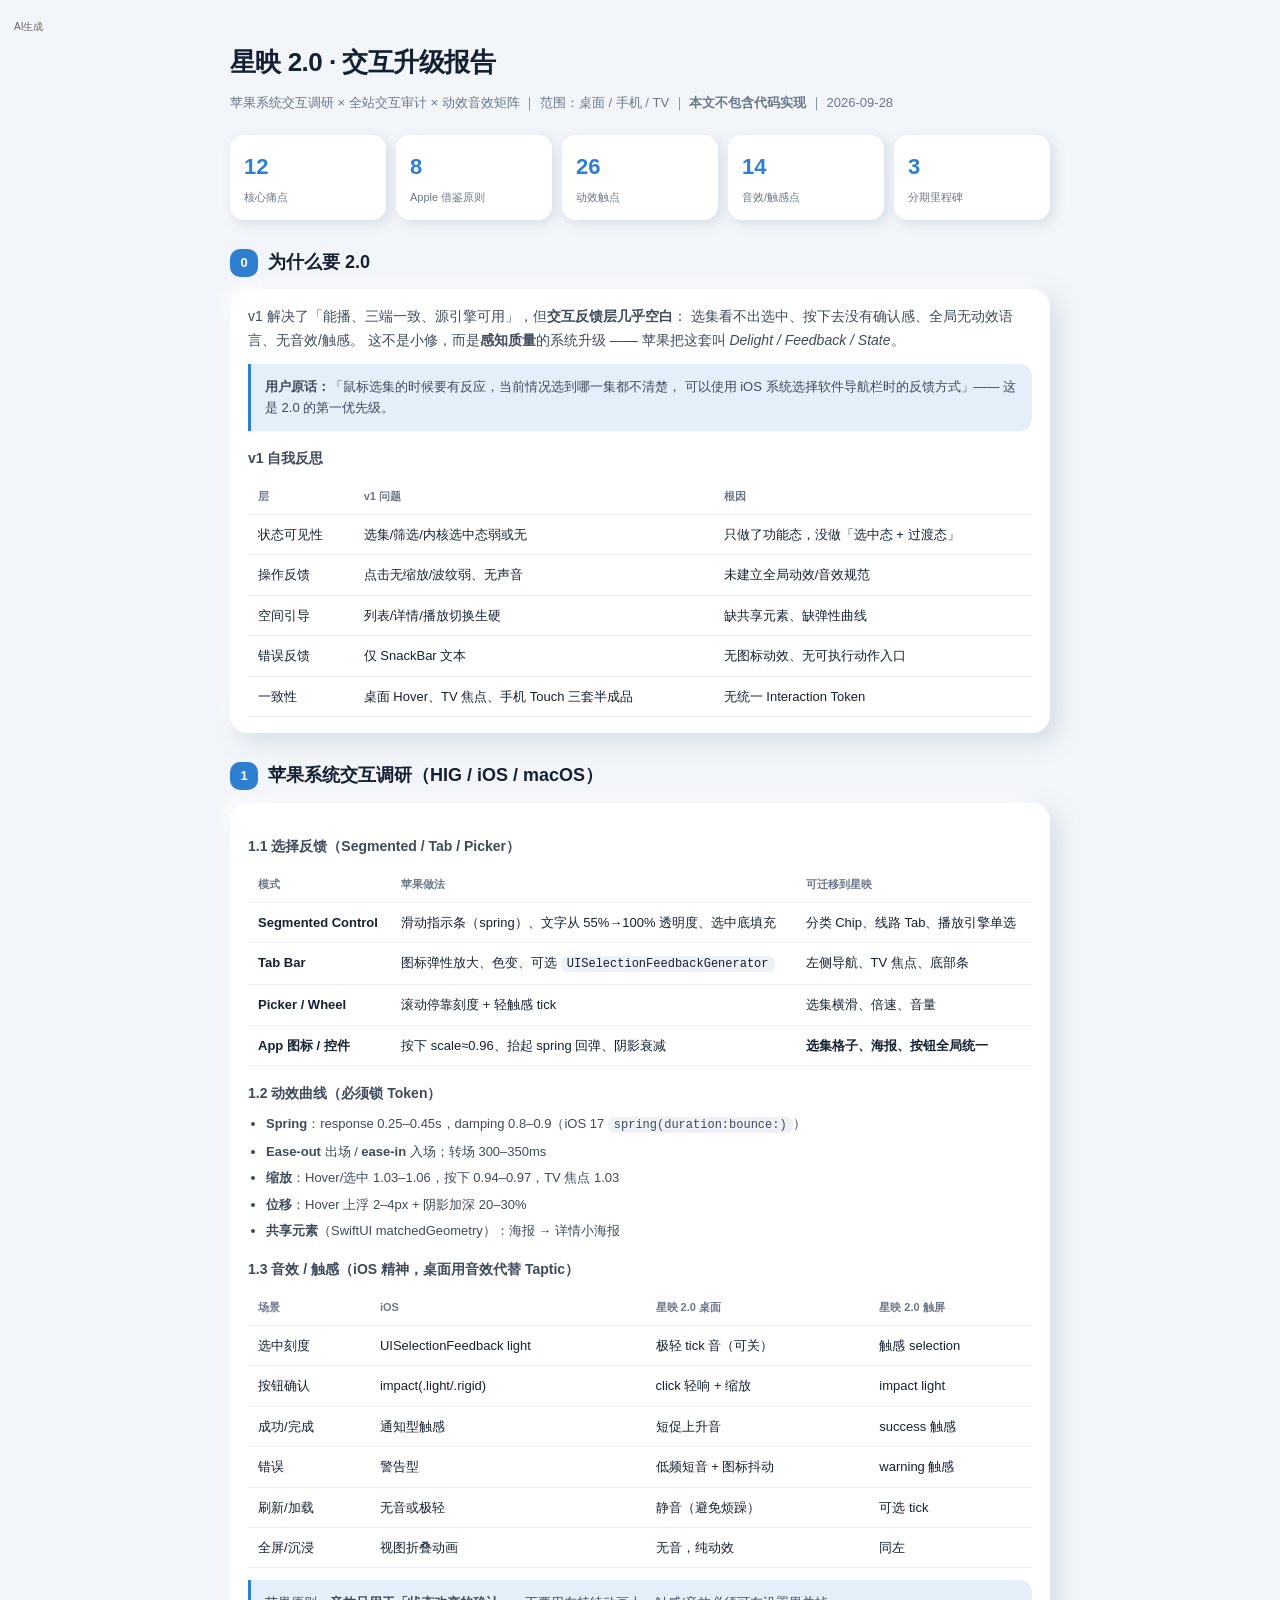
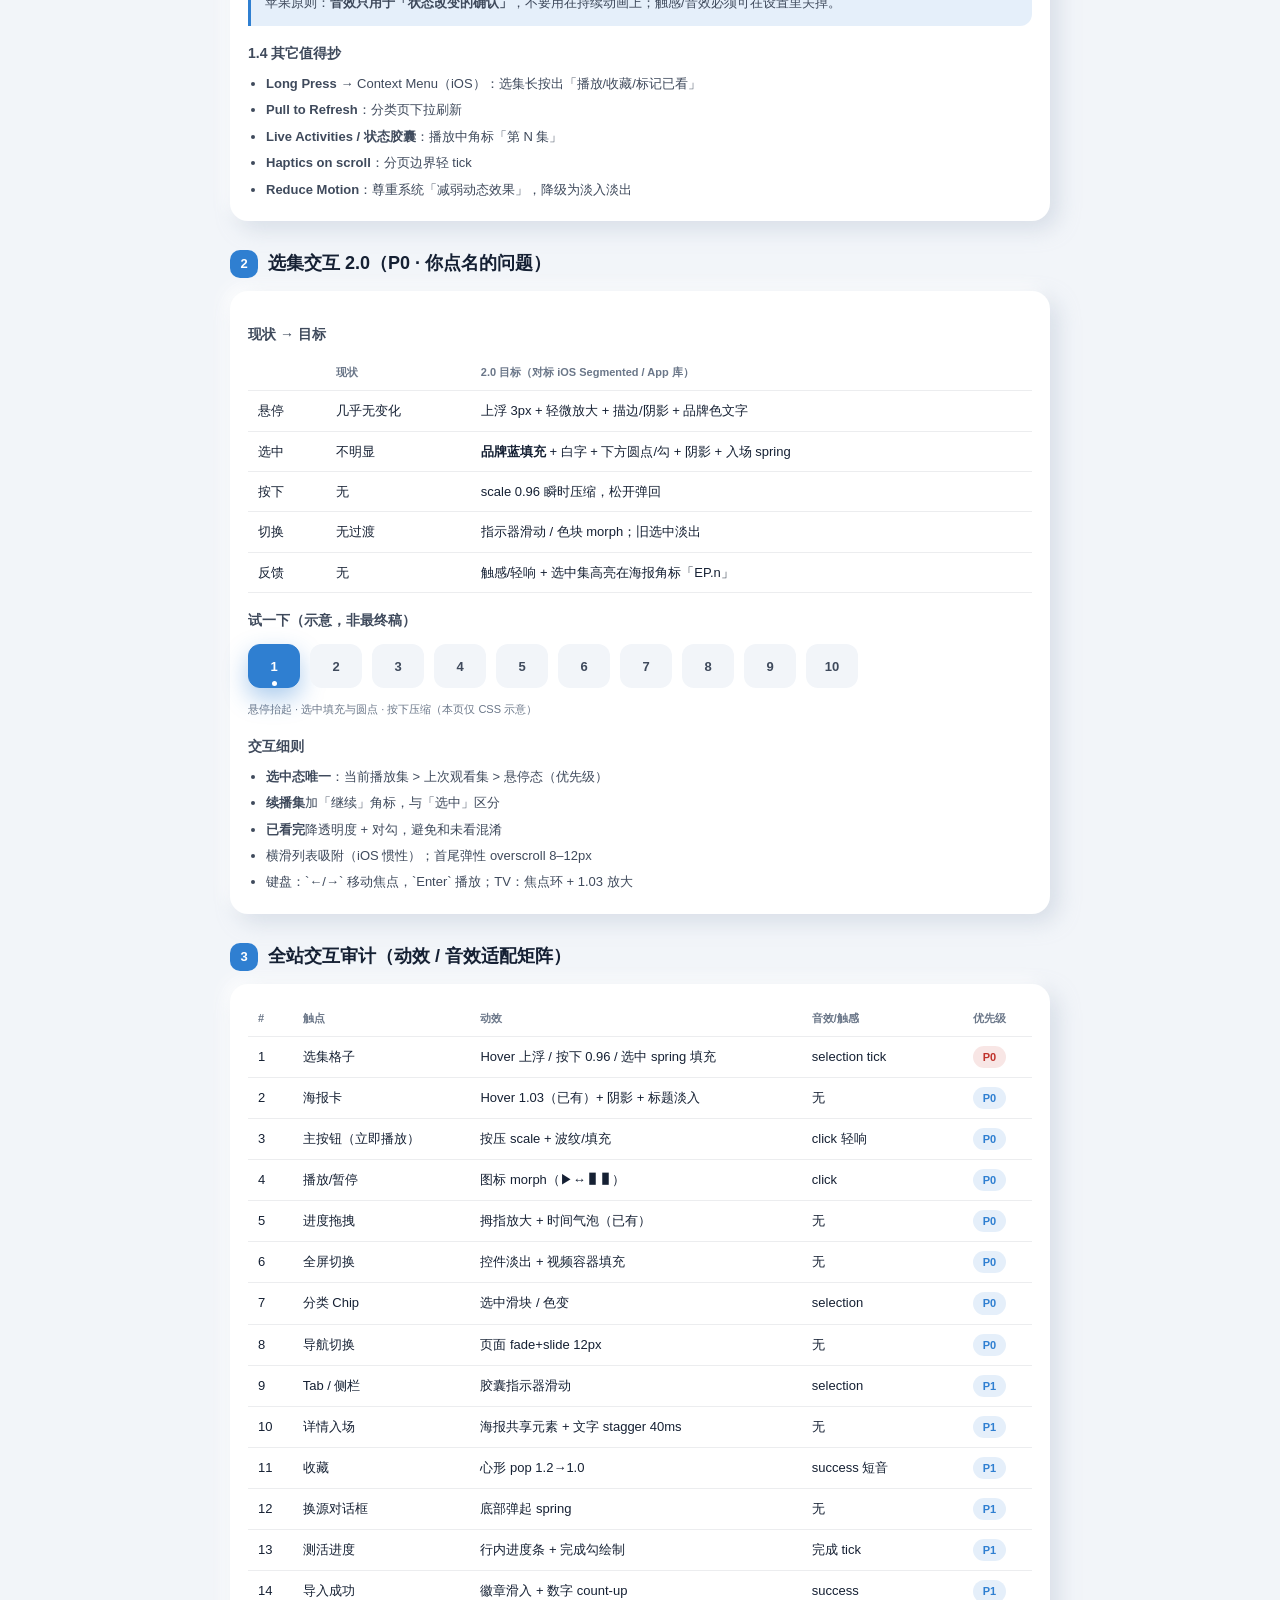
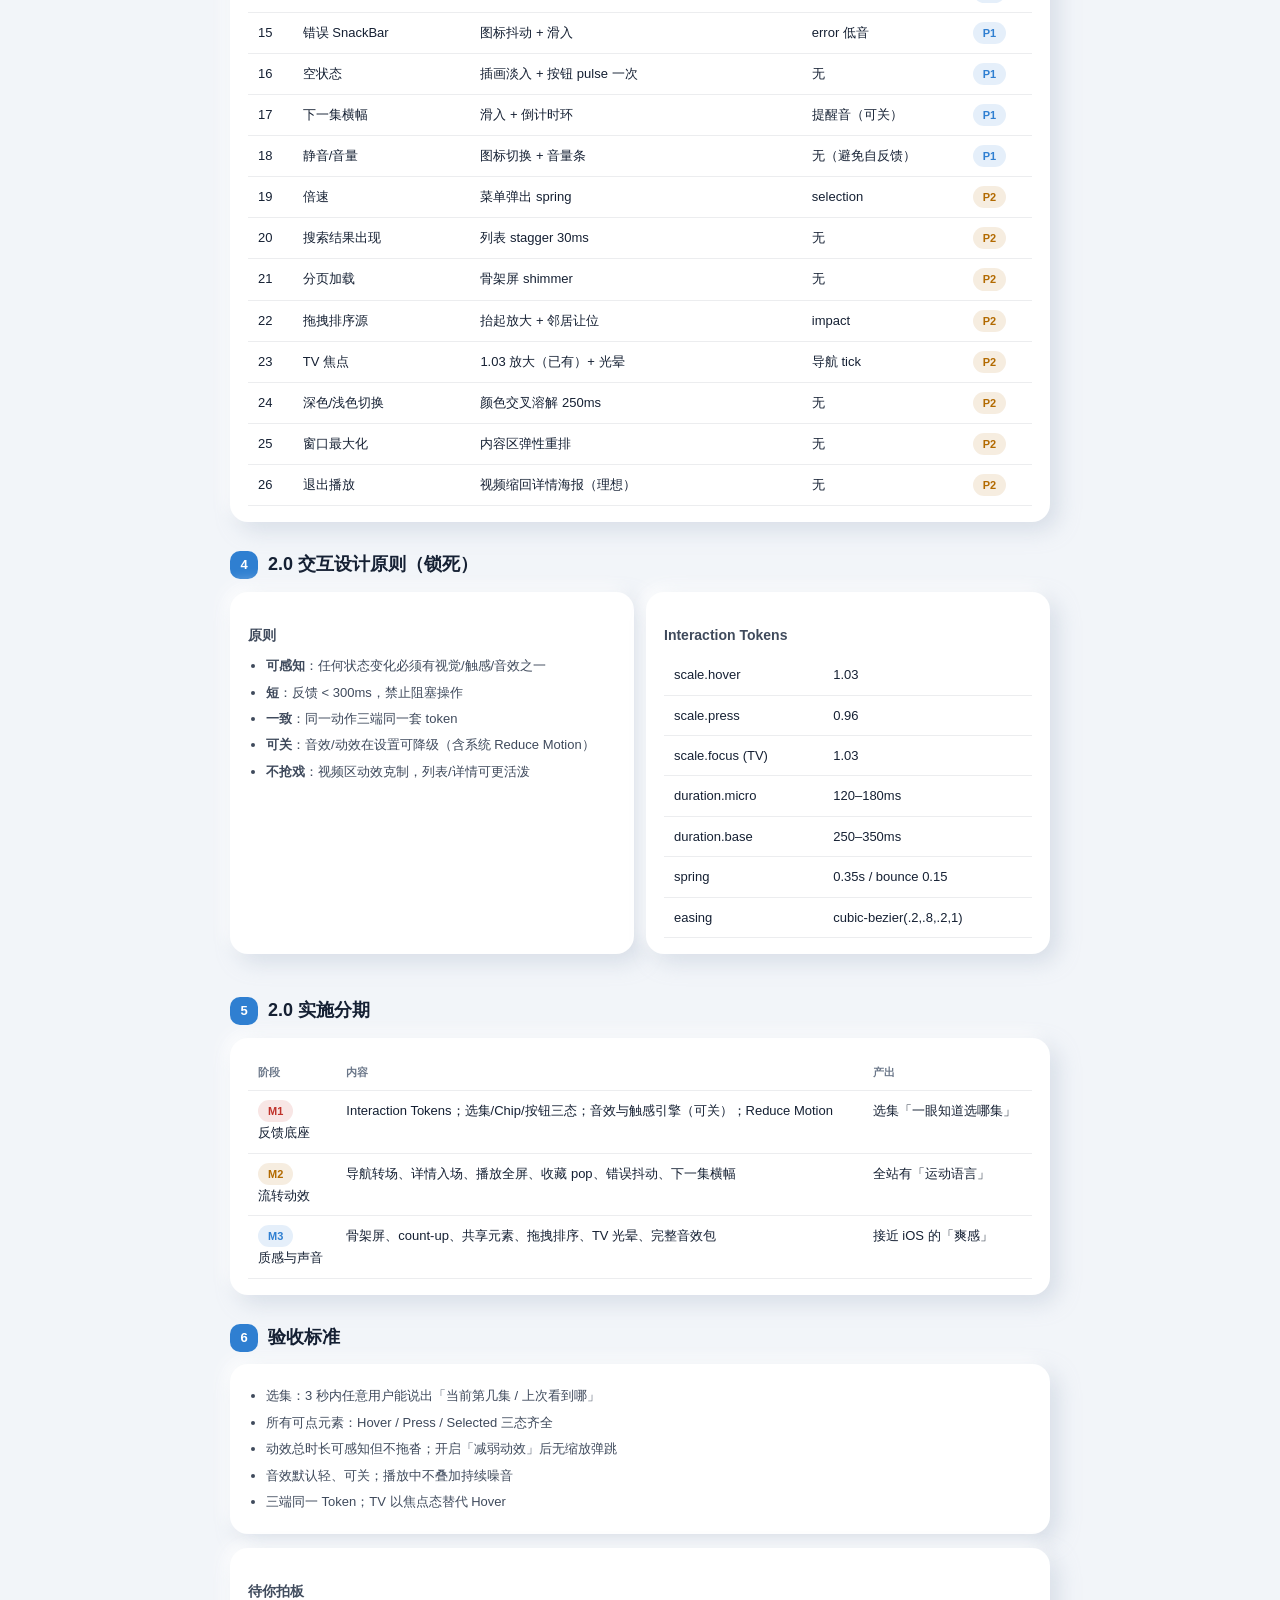
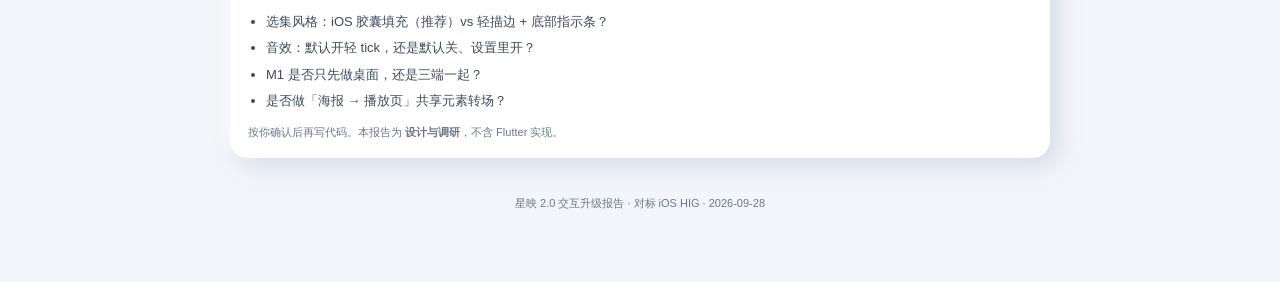
<file: index.html>
<!-- AI生成 -->
<!DOCTYPE html>
<html lang="zh-CN">
<head>
<meta charset="utf-8" />
<meta name="viewport" content="width=device-width, initial-scale=1" />
<title>星映 2.0 · 交互升级报告</title>
<style>
  :root {
    --bg: #F2F5F9; --card: #FFFFFF; --ink: #152033; --ink2: #3F4A5C; --ink3: #6B7789;
    --brand: #2F7FD1; --brandSoft: rgba(47,127,209,.12); --ok: #1F8A4C;
    --warn: #B26A00; --bad: #C0322B; --line: rgba(21,32,51,.08);
    --r: 18px; --shadow: 8px 8px 22px rgba(163,177,198,.35), -6px -6px 16px rgba(255,255,255,.9);
  }
  * { box-sizing: border-box; margin: 0; padding: 0; }
  body {
    font: 15px/1.65 -apple-system, "SF Pro Text", "PingFang SC", "Microsoft YaHei", sans-serif;
    background: var(--bg); color: var(--ink); padding: 20px 14px 72px;
    -webkit-font-smoothing: antialiased;
  }
  .wrap { max-width: 820px; margin: 0 auto; }
  h1 { font-size: 26px; letter-spacing: -.02em; font-weight: 700; }
  .sub { color: var(--ink3); font-size: 13px; margin: 8px 0 22px; }
  h2 {
    font-size: 18px; font-weight: 650; margin: 28px 0 12px;
    display: flex; align-items: center; gap: 10px;
  }
  h2 .n {
    width: 28px; height: 28px; border-radius: 10px; background: var(--brand);
    color: #fff; font-size: 13px; display: grid; place-items: center;
  }
  h3 { font-size: 14px; margin: 16px 0 8px; color: var(--ink2); font-weight: 600; }
  .card {
    background: var(--card); border-radius: var(--r); padding: 16px 18px;
    box-shadow: var(--shadow); margin-bottom: 14px;
  }
  .tag {
    display: inline-block; padding: 2px 10px; border-radius: 999px;
    font-size: 11px; font-weight: 600; background: var(--brandSoft); color: var(--brand);
  }
  .tag.ok { background: rgba(31,138,76,.12); color: var(--ok); }
  .tag.warn { background: rgba(178,106,0,.12); color: var(--warn); }
  .tag.bad { background: rgba(192,50,43,.12); color: var(--bad); }
  table { width: 100%; border-collapse: collapse; font-size: 13px; }
  th, td { text-align: left; padding: 9px 10px; border-bottom: 1px solid var(--line); vertical-align: top; }
  th { color: var(--ink3); font-size: 11px; font-weight: 600; }
  ul.plain { padding-left: 18px; color: var(--ink2); font-size: 13px; }
  ul.plain li { margin: 5px 0; }
  .kpi { display: grid; grid-template-columns: repeat(auto-fit,minmax(120px,1fr)); gap: 10px; margin: 12px 0 18px; }
  .kpi .i {
    background: var(--card); border-radius: 14px; padding: 14px;
    box-shadow: 4px 4px 12px rgba(163,177,198,.3);
  }
  .kpi .n { font-size: 22px; font-weight: 700; color: var(--brand); }
  .kpi .l { font-size: 11px; color: var(--ink3); margin-top: 2px; }
  .callout {
    border-left: 3px solid var(--brand); background: var(--brandSoft);
    padding: 12px 14px; border-radius: 0 12px 12px 0; font-size: 13px; color: var(--ink2);
    margin: 12px 0;
  }
  .grid2 { display: grid; grid-template-columns: 1fr 1fr; gap: 12px; }
  @media (max-width: 640px) { .grid2 { grid-template-columns: 1fr; } }
  /* demo episode strip */
  .eps { display: flex; flex-wrap: wrap; gap: 10px; margin: 12px 0; }
  .ep {
    min-width: 52px; height: 44px; border-radius: 12px; display: grid; place-items: center;
    background: var(--bg); color: var(--ink2); font-weight: 600; font-size: 13px;
    border: 1.5px solid transparent; cursor: pointer;
    transition: transform .18s cubic-bezier(.2,.8,.2,1), background .18s, color .18s, box-shadow .18s, border-color .18s;
    user-select: none;
  }
  .ep:hover {
    transform: translateY(-3px) scale(1.04);
    background: #fff; border-color: rgba(47,127,209,.35);
    box-shadow: 0 10px 22px rgba(47,127,209,.18);
    color: var(--brand);
  }
  .ep:active { transform: translateY(0) scale(.96); }
  .ep.sel {
    background: var(--brand); color: #fff;
    box-shadow: 0 10px 24px rgba(47,127,209,.4);
    border-color: var(--brand);
  }
  .ep.sel::after {
    content: ""; position: absolute; margin-top: 34px;
    width: 5px; height: 5px; border-radius: 50%; background: #fff;
  }
  .ep { position: relative; }
  .demo-label { font-size: 11px; color: var(--ink3); margin-top: 4px; }
  .foot { text-align: center; color: var(--ink3); font-size: 11px; margin-top: 36px; }
  code {
    font-family: ui-monospace, SFMono-Regular, Consolas, monospace;
    font-size: 12px; background: #EEF2F7; padding: 1px 6px; border-radius: 6px;
  }
  .pill-row { display: flex; flex-wrap: wrap; gap: 8px; margin: 10px 0; }
  .pill {
    padding: 8px 14px; border-radius: 999px; background: var(--card);
    box-shadow: 3px 3px 10px rgba(163,177,198,.3); font-size: 12px; color: var(--ink2);
    cursor: pointer; transition: transform .15s, background .15s, color .15s;
  }
  .pill:hover { transform: translateY(-2px); color: var(--brand); }
  .pill.on { background: var(--brand); color: #fff; }
</style>
</head>
<body>
<p data-aigc-mark="1" style="margin:0 0 8px;font-size:10px;line-height:1.3;color:#6b6560;font-weight:400;">AI生成</p>

<div class="wrap">
  <h1>星映 2.0 · 交互升级报告</h1>
  <p class="sub">
    苹果系统交互调研 × 全站交互审计 × 动效音效矩阵 ｜
    范围：桌面 / 手机 / TV ｜ <strong>本文不包含代码实现</strong> ｜ 2026-09-28
  </p>

  <div class="kpi">
    <div class="i"><div class="n">12</div><div class="l">核心痛点</div></div>
    <div class="i"><div class="n">8</div><div class="l">Apple 借鉴原则</div></div>
    <div class="i"><div class="n">26</div><div class="l">动效触点</div></div>
    <div class="i"><div class="n">14</div><div class="l">音效/触感点</div></div>
    <div class="i"><div class="n">3</div><div class="l">分期里程碑</div></div>
  </div>

  <!-- ═══════════ 0 背景 ═══════════ -->
  <h2><span class="n">0</span>为什么要 2.0</h2>
  <div class="card">
    <p style="font-size:14px;color:var(--ink2)">
      v1 解决了「能播、三端一致、源引擎可用」，但<strong>交互反馈层几乎空白</strong>：
      选集看不出选中、按下去没有确认感、全局无动效语言、无音效/触感。
      这不是小修，而是<strong>感知质量</strong>的系统升级 —— 苹果把这套叫
      <em>Delight / Feedback / State</em>。
    </p>
    <div class="callout">
      <strong>用户原话：</strong>「鼠标选集的时候要有反应，当前情况选到哪一集都不清楚，
      可以使用 iOS 系统选择软件导航栏时的反馈方式」—— 这是 2.0 的第一优先级。
    </div>
    <h3>v1 自我反思</h3>
    <table>
      <tr><th>层</th><th>v1 问题</th><th>根因</th></tr>
      <tr><td>状态可见性</td><td>选集/筛选/内核选中态弱或无</td><td>只做了功能态，没做「选中态 + 过渡态」</td></tr>
      <tr><td>操作反馈</td><td>点击无缩放/波纹弱、无声音</td><td>未建立全局动效/音效规范</td></tr>
      <tr><td>空间引导</td><td>列表/详情/播放切换生硬</td><td>缺共享元素、缺弹性曲线</td></tr>
      <tr><td>错误反馈</td><td>仅 SnackBar 文本</td><td>无图标动效、无可执行动作入口</td></tr>
      <tr><td>一致性</td><td>桌面 Hover、TV 焦点、手机 Touch 三套半成品</td><td>无统一 Interaction Token</td></tr>
    </table>
  </div>

  <!-- ═══════════ 1 Apple 调研 ═══════════ -->
  <h2><span class="n">1</span>苹果系统交互调研（HIG / iOS / macOS）</h2>
  <div class="card">
    <h3>1.1 选择反馈（Segmented / Tab / Picker）</h3>
    <table>
      <tr><th>模式</th><th>苹果做法</th><th>可迁移到星映</th></tr>
      <tr>
        <td><strong>Segmented Control</strong></td>
        <td>滑动指示条（spring）、文字从 55%→100% 透明度、选中底填充</td>
        <td>分类 Chip、线路 Tab、播放引擎单选</td>
      </tr>
      <tr>
        <td><strong>Tab Bar</strong></td>
        <td>图标弹性放大、色变、可选 <code>UISelectionFeedbackGenerator</code></td>
        <td>左侧导航、TV 焦点、底部条</td>
      </tr>
      <tr>
        <td><strong>Picker / Wheel</strong></td>
        <td>滚动停靠刻度 + 轻触感 tick</td>
        <td>选集横滑、倍速、音量</td>
      </tr>
      <tr>
        <td><strong>App 图标 / 控件</strong></td>
        <td>按下 scale≈0.96、抬起 spring 回弹、阴影衰减</td>
        <td><strong>选集格子、海报、按钮全局统一</strong></td>
      </tr>
    </table>
    <h3>1.2 动效曲线（必须锁 Token）</h3>
    <ul class="plain">
      <li><strong>Spring</strong>：response 0.25–0.45s，damping 0.8–0.9（iOS 17 <code>spring(duration:bounce:)</code>）</li>
      <li><strong>Ease-out</strong> 出场 / <strong>ease-in</strong> 入场；转场 300–350ms</li>
      <li><strong>缩放</strong>：Hover/选中 1.03–1.06，按下 0.94–0.97，TV 焦点 1.03</li>
      <li><strong>位移</strong>：Hover 上浮 2–4px + 阴影加深 20–30%</li>
      <li><strong>共享元素</strong>（SwiftUI matchedGeometry）：海报 → 详情小海报</li>
    </ul>
    <h3>1.3 音效 / 触感（iOS 精神，桌面用音效代替 Taptic）</h3>
    <table>
      <tr><th>场景</th><th>iOS</th><th>星映 2.0 桌面</th><th>星映 2.0 触屏</th></tr>
      <tr><td>选中刻度</td><td>UISelectionFeedback light</td><td>极轻 tick 音（可关）</td><td>触感 selection</td></tr>
      <tr><td>按钮确认</td><td>impact(.light/.rigid)</td><td>click 轻响 + 缩放</td><td>impact light</td></tr>
      <tr><td>成功/完成</td><td>通知型触感</td><td>短促上升音</td><td>success 触感</td></tr>
      <tr><td>错误</td><td>警告型</td><td>低频短音 + 图标抖动</td><td>warning 触感</td></tr>
      <tr><td>刷新/加载</td><td>无音或极轻</td><td>静音（避免烦躁）</td><td>可选 tick</td></tr>
      <tr><td>全屏/沉浸</td><td>视图折叠动画</td><td>无音，纯动效</td><td>同左</td></tr>
    </table>
    <div class="callout">
      苹果原则：<strong>音效只用于「状态改变的确认」</strong>，不要用在持续动画上；触感/音效必须可在设置里关掉。
    </div>
    <h3>1.4 其它值得抄</h3>
    <ul class="plain">
      <li><strong>Long Press</strong> → Context Menu（iOS）：选集长按出「播放/收藏/标记已看」</li>
      <li><strong>Pull to Refresh</strong>：分类页下拉刷新</li>
      <li><strong>Live Activities / 状态胶囊</strong>：播放中角标「第 N 集」</li>
      <li><strong>Haptics on scroll</strong>：分页边界轻 tick</li>
      <li><strong>Reduce Motion</strong>：尊重系统「减弱动态效果」，降级为淡入淡出</li>
    </ul>
  </div>

  <!-- ═══════════ 2 选集专项 ═══════════ -->
  <h2><span class="n">2</span>选集交互 2.0（P0 · 你点名的问题）</h2>
  <div class="card">
    <h3>现状 → 目标</h3>
    <table>
      <tr><th></th><th>现状</th><th>2.0 目标（对标 iOS Segmented / App 库）</th></tr>
      <tr>
        <td>悬停</td>
        <td>几乎无变化</td>
        <td>上浮 3px + 轻微放大 + 描边/阴影 + 品牌色文字</td>
      </tr>
      <tr>
        <td>选中</td>
        <td>不明显</td>
        <td><strong>品牌蓝填充</strong> + 白字 + 下方圆点/勾 + 阴影 + 入场 spring</td>
      </tr>
      <tr>
        <td>按下</td>
        <td>无</td>
        <td>scale 0.96 瞬时压缩，松开弹回</td>
      </tr>
      <tr>
        <td>切换</td>
        <td>无过渡</td>
        <td>指示器滑动 / 色块 morph；旧选中淡出</td>
      </tr>
      <tr>
        <td>反馈</td>
        <td>无</td>
        <td>触感/轻响 + 选中集高亮在海报角标「EP.n」</td>
      </tr>
    </table>
    <h3>试一下（示意，非最终稿）</h3>
    <div class="eps" id="eps">
      <div class="ep sel">1</div><div class="ep">2</div><div class="ep">3</div>
      <div class="ep">4</div><div class="ep">5</div><div class="ep">6</div>
      <div class="ep">7</div><div class="ep">8</div><div class="ep">9</div>
      <div class="ep">10</div>
    </div>
    <p class="demo-label">悬停抬起 · 选中填充与圆点 · 按下压缩（本页仅 CSS 示意）</p>
    <h3>交互细则</h3>
    <ul class="plain">
      <li><strong>选中态唯一</strong>：当前播放集 &gt; 上次观看集 &gt; 悬停态（优先级）</li>
      <li><strong>续播集</strong>加「继续」角标，与「选中」区分</li>
      <li><strong>已看完</strong>降透明度 + 对勾，避免和未看混淆</li>
      <li>横滑列表吸附（iOS 惯性）；首尾弹性 overscroll 8–12px</li>
      <li>键盘：`←/→` 移动焦点，`Enter` 播放；TV：焦点环 + 1.03 放大</li>
    </ul>
  </div>

  <!-- ═══════════ 3 全站审计 ═══════════ -->
  <h2><span class="n">3</span>全站交互审计（动效 / 音效适配矩阵）</h2>
  <div class="card">
    <table>
      <tr><th>#</th><th>触点</th><th>动效</th><th>音效/触感</th><th>优先级</th></tr>
      <tr><td>1</td><td>选集格子</td><td>Hover 上浮 / 按下 0.96 / 选中 spring 填充</td><td>selection tick</td><td><span class="tag bad">P0</span></td></tr>
      <tr><td>2</td><td>海报卡</td><td>Hover 1.03（已有）+ 阴影 + 标题淡入</td><td>无</td><td><span class="tag">P0</span></td></tr>
      <tr><td>3</td><td>主按钮（立即播放）</td><td>按压 scale + 波纹/填充</td><td>click 轻响</td><td><span class="tag">P0</span></td></tr>
      <tr><td>4</td><td>播放/暂停</td><td>图标 morph（▶↔❚❚）</td><td>click</td><td><span class="tag">P0</span></td></tr>
      <tr><td>5</td><td>进度拖拽</td><td>拇指放大 + 时间气泡（已有）</td><td>无</td><td><span class="tag">P0</span></td></tr>
      <tr><td>6</td><td>全屏切换</td><td>控件淡出 + 视频容器填充</td><td>无</td><td><span class="tag">P0</span></td></tr>
      <tr><td>7</td><td>分类 Chip</td><td>选中滑块 / 色变</td><td>selection</td><td><span class="tag">P0</span></td></tr>
      <tr><td>8</td><td>导航切换</td><td>页面 fade+slide 12px</td><td>无</td><td><span class="tag">P0</span></td></tr>
      <tr><td>9</td><td>Tab / 侧栏</td><td>胶囊指示器滑动</td><td>selection</td><td><span class="tag">P1</span></td></tr>
      <tr><td>10</td><td>详情入场</td><td>海报共享元素 + 文字 stagger 40ms</td><td>无</td><td><span class="tag">P1</span></td></tr>
      <tr><td>11</td><td>收藏</td><td>心形 pop 1.2→1.0</td><td>success 短音</td><td><span class="tag">P1</span></td></tr>
      <tr><td>12</td><td>换源对话框</td><td>底部弹起 spring</td><td>无</td><td><span class="tag">P1</span></td></tr>
      <tr><td>13</td><td>测活进度</td><td>行内进度条 + 完成勾绘制</td><td>完成 tick</td><td><span class="tag">P1</span></td></tr>
      <tr><td>14</td><td>导入成功</td><td>徽章滑入 + 数字 count-up</td><td>success</td><td><span class="tag">P1</span></td></tr>
      <tr><td>15</td><td>错误 SnackBar</td><td>图标抖动 + 滑入</td><td>error 低音</td><td><span class="tag">P1</span></td></tr>
      <tr><td>16</td><td>空状态</td><td>插画淡入 + 按钮 pulse 一次</td><td>无</td><td><span class="tag">P1</span></td></tr>
      <tr><td>17</td><td>下一集横幅</td><td>滑入 + 倒计时环</td><td>提醒音（可关）</td><td><span class="tag">P1</span></td></tr>
      <tr><td>18</td><td>静音/音量</td><td>图标切换 + 音量条</td><td>无（避免自反馈）</td><td><span class="tag">P1</span></td></tr>
      <tr><td>19</td><td>倍速</td><td>菜单弹出 spring</td><td>selection</td><td><span class="tag warn">P2</span></td></tr>
      <tr><td>20</td><td>搜索结果出现</td><td>列表 stagger 30ms</td><td>无</td><td><span class="tag warn">P2</span></td></tr>
      <tr><td>21</td><td>分页加载</td><td>骨架屏 shimmer</td><td>无</td><td><span class="tag warn">P2</span></td></tr>
      <tr><td>22</td><td>拖拽排序源</td><td>抬起放大 + 邻居让位</td><td>impact</td><td><span class="tag warn">P2</span></td></tr>
      <tr><td>23</td><td>TV 焦点</td><td>1.03 放大（已有）+ 光晕</td><td>导航 tick</td><td><span class="tag warn">P2</span></td></tr>
      <tr><td>24</td><td>深色/浅色切换</td><td>颜色交叉溶解 250ms</td><td>无</td><td><span class="tag warn">P2</span></td></tr>
      <tr><td>25</td><td>窗口最大化</td><td>内容区弹性重排</td><td>无</td><td><span class="tag warn">P2</span></td></tr>
      <tr><td>26</td><td>退出播放</td><td>视频缩回详情海报（理想）</td><td>无</td><td><span class="tag warn">P2</span></td></tr>
    </table>
  </div>

  <!-- ═══════════ 4 设计原则 ═══════════ -->
  <h2><span class="n">4</span>2.0 交互设计原则（锁死）</h2>
  <div class="grid2">
    <div class="card">
      <h3>原则</h3>
      <ul class="plain">
        <li><strong>可感知</strong>：任何状态变化必须有视觉/触感/音效之一</li>
        <li><strong>短</strong>：反馈 &lt; 300ms，禁止阻塞操作</li>
        <li><strong>一致</strong>：同一动作三端同一套 token</li>
        <li><strong>可关</strong>：音效/动效在设置可降级（含系统 Reduce Motion）</li>
        <li><strong>不抢戏</strong>：视频区动效克制，列表/详情可更活泼</li>
      </ul>
    </div>
    <div class="card">
      <h3>Interaction Tokens</h3>
      <table>
        <tr><td>scale.hover</td><td>1.03</td></tr>
        <tr><td>scale.press</td><td>0.96</td></tr>
        <tr><td>scale.focus (TV)</td><td>1.03</td></tr>
        <tr><td>duration.micro</td><td>120–180ms</td></tr>
        <tr><td>duration.base</td><td>250–350ms</td></tr>
        <tr><td>spring</td><td>0.35s / bounce 0.15</td></tr>
        <tr><td>easing</td><td>cubic-bezier(.2,.8,.2,1)</td></tr>
      </table>
    </div>
  </div>

  <!-- ═══════════ 5 分期 ═══════════ -->
  <h2><span class="n">5</span>2.0 实施分期</h2>
  <div class="card">
    <table>
      <tr><th>阶段</th><th>内容</th><th>产出</th></tr>
      <tr>
        <td><span class="tag bad">M1</span><br/>反馈底座</td>
        <td>Interaction Tokens；选集/Chip/按钮三态；音效与触感引擎（可关）；Reduce Motion</td>
        <td>选集「一眼知道选哪集」</td>
      </tr>
      <tr>
        <td><span class="tag warn">M2</span><br/>流转动效</td>
        <td>导航转场、详情入场、播放全屏、收藏 pop、错误抖动、下一集横幅</td>
        <td>全站有「运动语言」</td>
      </tr>
      <tr>
        <td><span class="tag">M3</span><br/>质感与声音</td>
        <td>骨架屏、count-up、共享元素、拖拽排序、TV 光晕、完整音效包</td>
        <td>接近 iOS 的「爽感」</td>
      </tr>
    </table>
  </div>

  <!-- ═══════════ 6 验收 ═══════════ -->
  <h2><span class="n">6</span>验收标准</h2>
  <div class="card">
    <ul class="plain">
      <li>选集：3 秒内任意用户能说出「当前第几集 / 上次看到哪」</li>
      <li>所有可点元素：Hover / Press / Selected 三态齐全</li>
      <li>动效总时长可感知但不拖沓；开启「减弱动效」后无缩放弹跳</li>
      <li>音效默认轻、可关；播放中不叠加持续噪音</li>
      <li>三端同一 Token；TV 以焦点态替代 Hover</li>
    </ul>
  </div>

  <div class="card">
    <h3>待你拍板</h3>
    <ul class="plain">
      <li>选集风格：iOS 胶囊填充（推荐）vs 轻描边 + 底部指示条？</li>
      <li>音效：默认开轻 tick，还是默认关、设置里开？</li>
      <li>M1 是否只先做桌面，还是三端一起？</li>
      <li>是否做「海报 → 播放页」共享元素转场？</li>
    </ul>
    <p class="demo-label" style="margin-top:12px">
      按你确认后再写代码。本报告为 <strong>设计与调研</strong>，不含 Flutter 实现。
    </p>
  </div>

  <p class="foot">星映 2.0 交互升级报告 · 对标 iOS HIG · 2026-09-28</p>
</div>
<script>
  // 选集示意交互
  document.getElementById('eps').addEventListener('click', (e) => {
    const el = e.target.closest('.ep');
    if (!el) return;
    document.querySelectorAll('.ep').forEach((n) => n.classList.remove('sel'));
    el.classList.add('sel');
  });
</script>
</body>
</html>
</file>
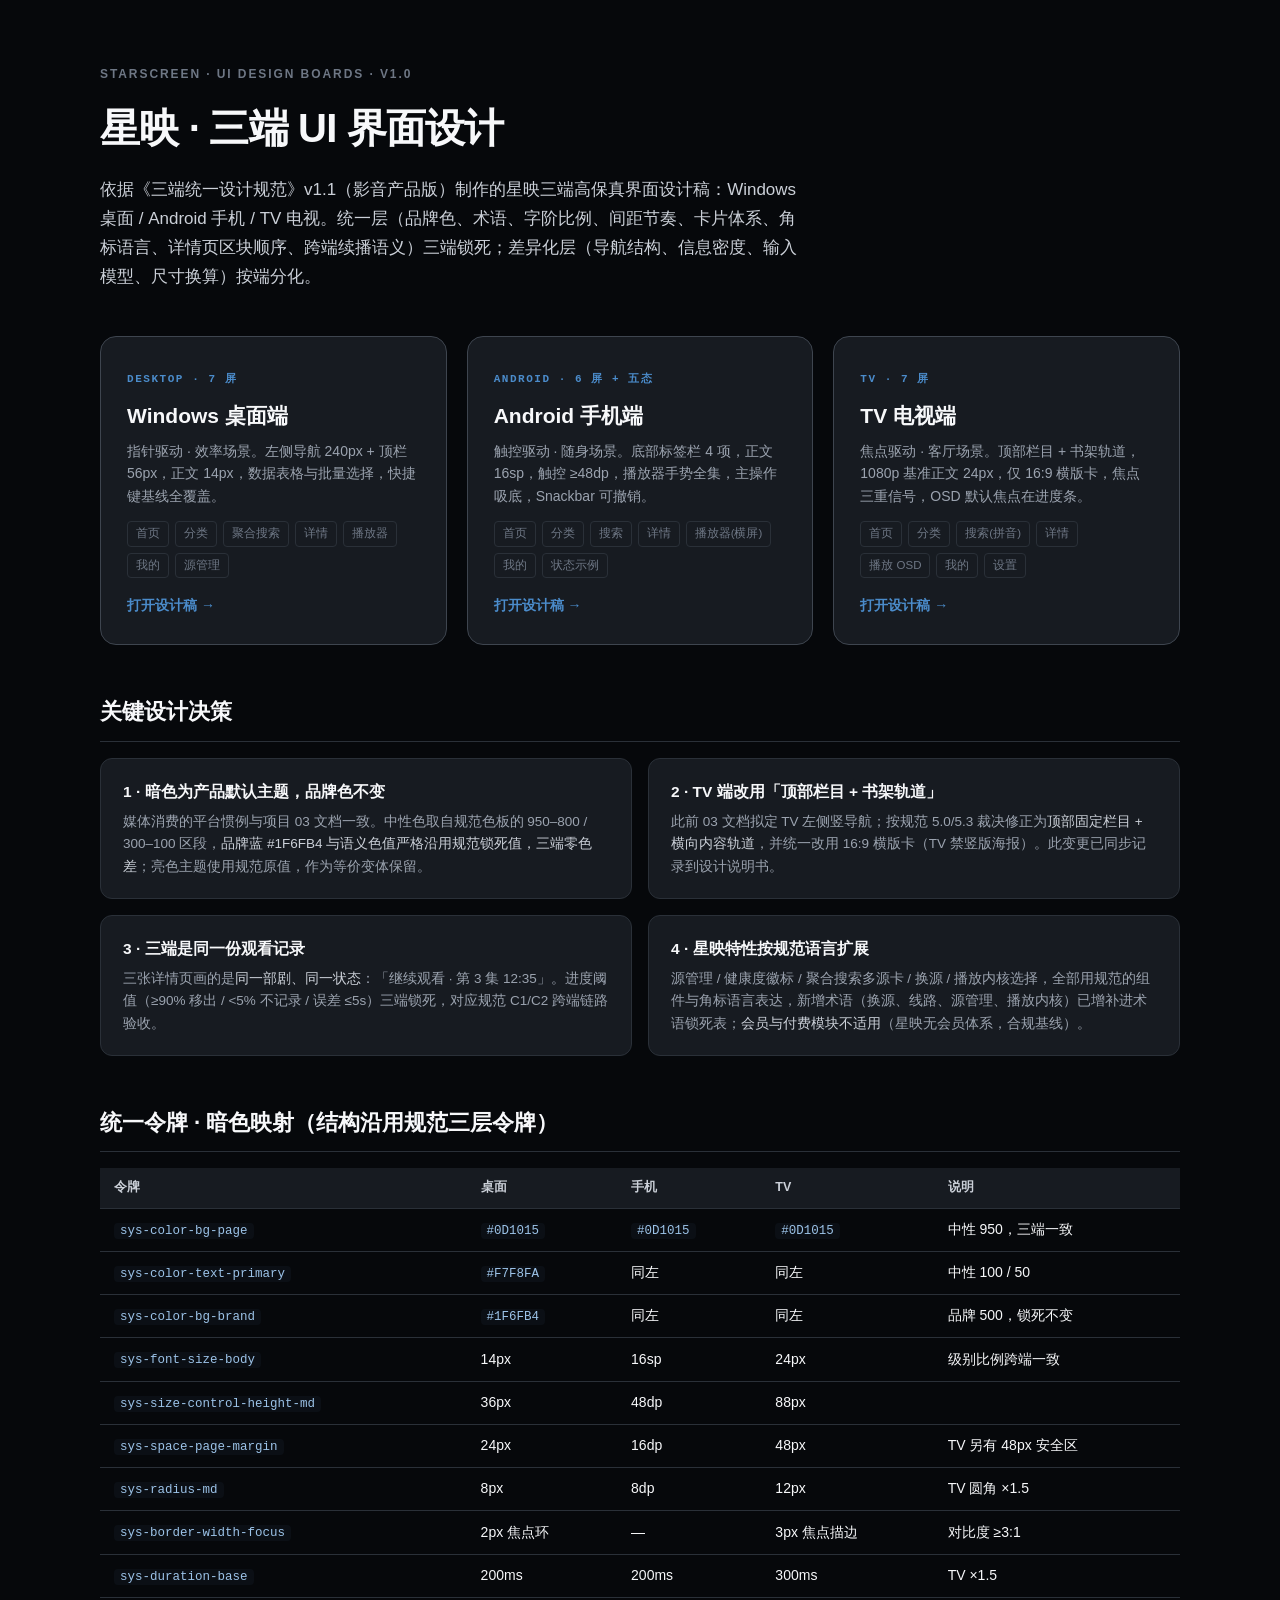
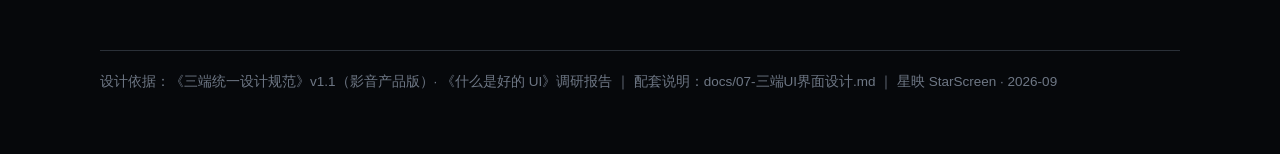
<file: design/ui/index.html>
<!DOCTYPE html>
<html lang="zh-CN">
<head>
<meta charset="UTF-8">
<title>星映 · 三端 UI 设计总览</title>
<style>
:root{
  --bg:#0D1015; --surface:#171B21; --hi:#20262E; --line:#2A3038; --line2:#3E454F;
  --ink:#F7F8FA; --ink2:#CBD0D8; --ink3:#9BA3AF; --ink4:#6E7785;
  --brand:#1F6FB4; --brand2:#4B8CCB;
}
*{box-sizing:border-box;margin:0;padding:0}
body{background:#06080B;color:var(--ink);font-family:"Segoe UI","PingFang SC","Microsoft YaHei",sans-serif;font-size:16px;line-height:1.7;padding:64px 24px}
.wrap{max-width:1080px;margin:0 auto}
.eyebrow{font-size:12px;letter-spacing:.16em;text-transform:uppercase;color:var(--ink4);font-weight:600}
h1{font-size:40px;font-weight:650;letter-spacing:-.02em;margin:10px 0 14px}
.lede{color:var(--ink2);max-width:74ch;font-size:17px}
.boards{display:grid;grid-template-columns:repeat(3,1fr);gap:20px;margin:44px 0 20px}
.bcard{background:var(--surface);border:1px solid var(--line2);border-radius:16px;padding:26px;display:block;color:var(--ink);text-decoration:none;transition:transform .2s cubic-bezier(.2,0,0,1),border-color .2s}
.bcard:hover{transform:translateY(-4px);border-color:var(--brand2)}
.bcard .tag{font-size:11px;letter-spacing:.14em;text-transform:uppercase;font-weight:600;color:var(--brand2);font-family:Consolas,monospace}
.bcard h2{font-size:21px;font-weight:650;margin:8px 0 6px}
.bcard p{font-size:14px;color:var(--ink3);line-height:1.6}
.bcard .list{margin-top:14px;display:flex;flex-wrap:wrap;gap:6px}
.bcard .list span{font-size:11.5px;border:1px solid var(--line);border-radius:4px;padding:2px 8px;color:var(--ink4)}
.bcard .go{display:inline-block;margin-top:16px;color:var(--brand2);font-size:14px;font-weight:600}
.sect{margin-top:48px}
.sect h3{font-size:22px;font-weight:650;margin-bottom:16px;padding-bottom:10px;border-bottom:1px solid var(--line)}
.decs{display:grid;grid-template-columns:1fr 1fr;gap:16px}
.dec{background:var(--surface);border:1px solid var(--line);border-radius:12px;padding:20px 22px}
.dec b{display:block;margin-bottom:6px;font-size:15.5px}
.dec p{font-size:13.5px;color:var(--ink3);line-height:1.65}
.dec p em{color:var(--ink2);font-style:normal}
table{width:100%;border-collapse:collapse;font-size:14px;margin-top:6px}
th,td{text-align:left;padding:9px 14px;border-bottom:1px solid var(--line)}
thead th{background:var(--surface);color:var(--ink2);font-weight:600;font-size:12.5px}
td code{font-family:Consolas,monospace;font-size:12.5px;color:#9CC3E8;background:#0B0F15;padding:1px 6px;border-radius:4px}
.foot{margin-top:52px;color:var(--ink4);font-size:13.5px;border-top:1px solid var(--line);padding-top:20px}
</style>
</head>
<body>
<div class="wrap">
  <p class="eyebrow">StarScreen · UI Design Boards · v1.0</p>
  <h1>星映 · 三端 UI 界面设计</h1>
  <p class="lede">依据《三端统一设计规范》v1.1（影音产品版）制作的星映三端高保真界面设计稿：Windows 桌面 / Android 手机 / TV 电视。统一层（品牌色、术语、字阶比例、间距节奏、卡片体系、角标语言、详情页区块顺序、跨端续播语义）三端锁死；差异化层（导航结构、信息密度、输入模型、尺寸换算）按端分化。</p>

  <div class="boards">
    <a class="bcard" href="./desktop.html">
      <span class="tag">Desktop · 7 屏</span>
      <h2>Windows 桌面端</h2>
      <p>指针驱动 · 效率场景。左侧导航 240px + 顶栏 56px，正文 14px，数据表格与批量选择，快捷键基线全覆盖。</p>
      <div class="list"><span>首页</span><span>分类</span><span>聚合搜索</span><span>详情</span><span>播放器</span><span>我的</span><span>源管理</span></div>
      <span class="go">打开设计稿 →</span>
    </a>
    <a class="bcard" href="./mobile.html">
      <span class="tag">Android · 6 屏 + 五态</span>
      <h2>Android 手机端</h2>
      <p>触控驱动 · 随身场景。底部标签栏 4 项，正文 16sp，触控 ≥48dp，播放器手势全集，主操作吸底，Snackbar 可撤销。</p>
      <div class="list"><span>首页</span><span>分类</span><span>搜索</span><span>详情</span><span>播放器(横屏)</span><span>我的</span><span>状态示例</span></div>
      <span class="go">打开设计稿 →</span>
    </a>
    <a class="bcard" href="./tv.html">
      <span class="tag">TV · 7 屏</span>
      <h2>TV 电视端</h2>
      <p>焦点驱动 · 客厅场景。顶部栏目 + 书架轨道，1080p 基准正文 24px，仅 16:9 横版卡，焦点三重信号，OSD 默认焦点在进度条。</p>
      <div class="list"><span>首页</span><span>分类</span><span>搜索(拼音)</span><span>详情</span><span>播放 OSD</span><span>我的</span><span>设置</span></div>
      <span class="go">打开设计稿 →</span>
    </a>
  </div>

  <div class="sect">
    <h3>关键设计决策</h3>
    <div class="decs">
      <div class="dec"><b>1 · 暗色为产品默认主题，品牌色不变</b><p>媒体消费的平台惯例与项目 03 文档一致。中性色取自规范色板的 950–800 / 300–100 区段，<em>品牌蓝 #1F6FB4 与语义色值严格沿用规范锁死值，三端零色差</em>；亮色主题使用规范原值，作为等价变体保留。</p></div>
      <div class="dec"><b>2 · TV 端改用「顶部栏目 + 书架轨道」</b><p>此前 03 文档拟定 TV 左侧竖导航；按规范 5.0/5.3 裁决修正为<em>顶部固定栏目 + 横向内容轨道</em>，并统一改用 16:9 横版卡（TV 禁竖版海报）。此变更已同步记录到设计说明书。</p></div>
      <div class="dec"><b>3 · 三端是同一份观看记录</b><p>三张详情页画的是<em>同一部剧、同一状态</em>：「继续观看 · 第 3 集 12:35」。进度阈值（≥90% 移出 / <5% 不记录 / 误差 ≤5s）三端锁死，对应规范 C1/C2 跨端链路验收。</p></div>
      <div class="dec"><b>4 · 星映特性按规范语言扩展</b><p>源管理 / 健康度徽标 / 聚合搜索多源卡 / 换源 / 播放内核选择，全部用规范的组件与角标语言表达，新增术语（换源、线路、源管理、播放内核）已增补进术语锁死表；<em>会员与付费模块不适用</em>（星映无会员体系，合规基线）。</p></div>
    </div>
  </div>

  <div class="sect">
    <h3>统一令牌 · 暗色映射（结构沿用规范三层令牌）</h3>
    <table>
      <thead><tr><th>令牌</th><th>桌面</th><th>手机</th><th>TV</th><th>说明</th></tr></thead>
      <tbody>
        <tr><td><code>sys-color-bg-page</code></td><td><code>#0D1015</code></td><td><code>#0D1015</code></td><td><code>#0D1015</code></td><td>中性 950，三端一致</td></tr>
        <tr><td><code>sys-color-text-primary</code></td><td><code>#F7F8FA</code></td><td>同左</td><td>同左</td><td>中性 100 / 50</td></tr>
        <tr><td><code>sys-color-bg-brand</code></td><td><code>#1F6FB4</code></td><td>同左</td><td>同左</td><td>品牌 500，锁死不变</td></tr>
        <tr><td><code>sys-font-size-body</code></td><td>14px</td><td>16sp</td><td>24px</td><td>级别比例跨端一致</td></tr>
        <tr><td><code>sys-size-control-height-md</code></td><td>36px</td><td>48dp</td><td>88px</td><td></td></tr>
        <tr><td><code>sys-space-page-margin</code></td><td>24px</td><td>16dp</td><td>48px</td><td>TV 另有 48px 安全区</td></tr>
        <tr><td><code>sys-radius-md</code></td><td>8px</td><td>8dp</td><td>12px</td><td>TV 圆角 ×1.5</td></tr>
        <tr><td><code>sys-border-width-focus</code></td><td>2px 焦点环</td><td>—</td><td>3px 焦点描边</td><td>对比度 ≥3:1</td></tr>
        <tr><td><code>sys-duration-base</code></td><td>200ms</td><td>200ms</td><td>300ms</td><td>TV ×1.5</td></tr>
      </tbody>
    </table>
  </div>

  <p class="foot">设计依据：《三端统一设计规范》v1.1（影音产品版）· 《什么是好的 UI》调研报告 ｜ 配套说明：docs/07-三端UI界面设计.md ｜ 星映 StarScreen · 2026-09</p>
</div>
</body>
</html>
</file>
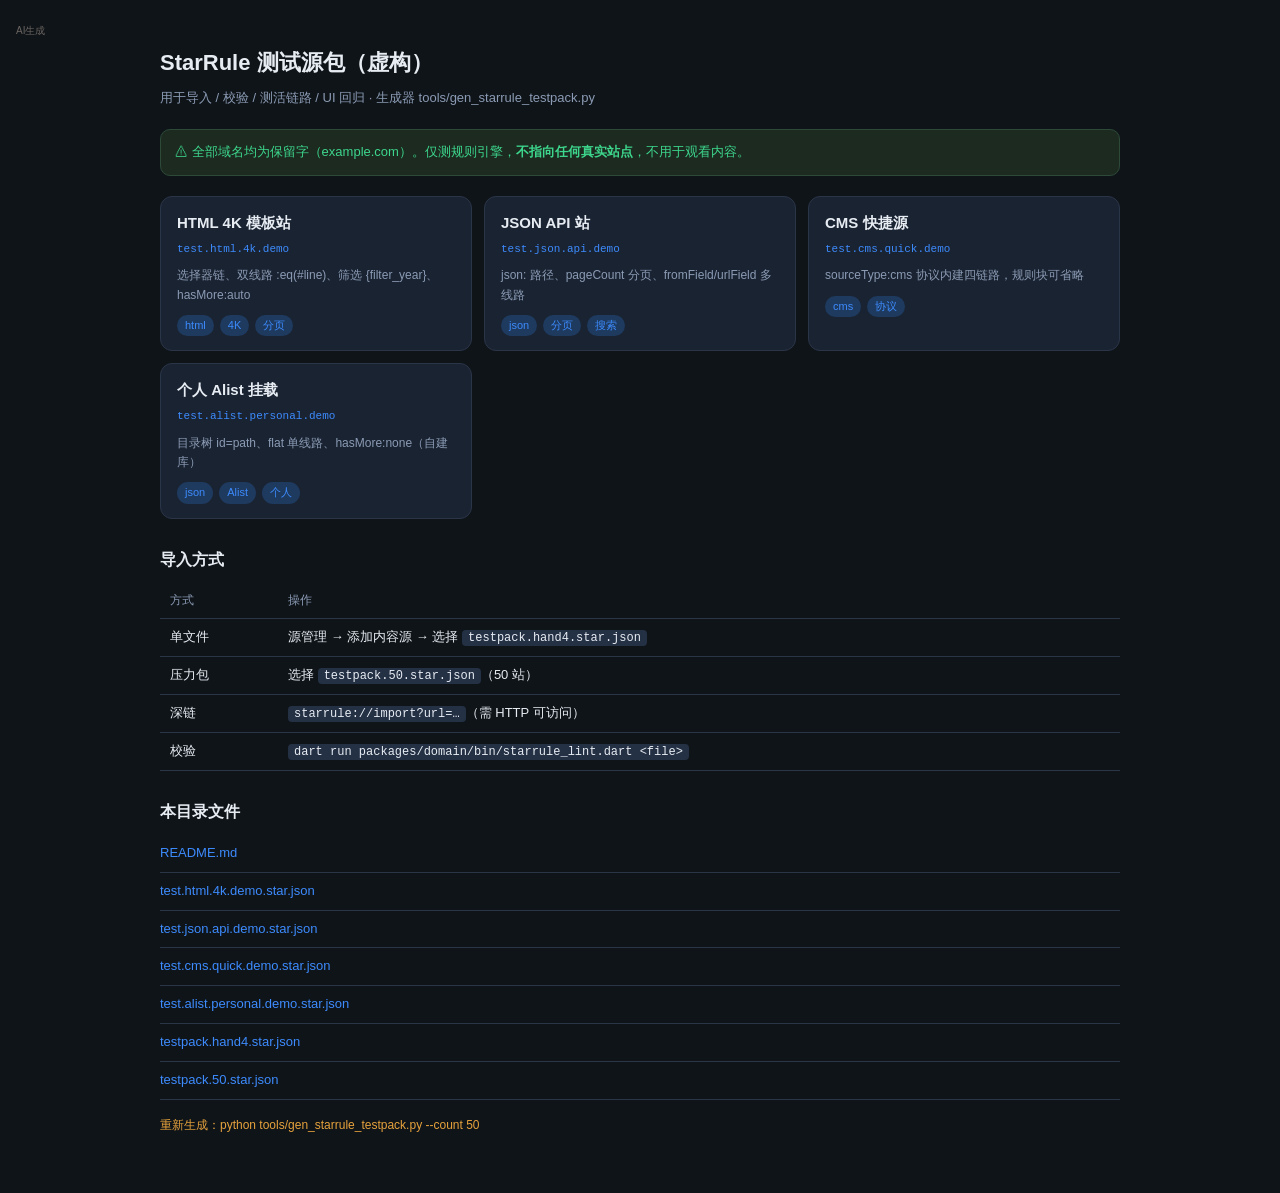
<file: docs/samples/testpack/index.html>
<!-- AI生成 -->
<!DOCTYPE html>
<html lang="zh-CN">
<head>
  <meta charset="utf-8" />
  <meta name="viewport" content="width=device-width, initial-scale=1" />
  <title>StarRule 测试源包（虚构）</title>
  <style>
    :root {
      --bg: #0f1419;
      --card: #1a2332;
      --ink: #e7ecf3;
      --muted: #8b9bb4;
      --accent: #3d8bfd;
      --ok: #3dd68c;
      --warn: #e6a23c;
      --line: #2a3548;
    }
    * { box-sizing: border-box; }
    body {
      margin: 0;
      font: 15px/1.6 -apple-system, "PingFang SC", "Microsoft YaHei", sans-serif;
      background: var(--bg);
      color: var(--ink);
      padding: 24px 16px 48px;
    }
    .wrap { max-width: 960px; margin: 0 auto; }
    h1 { font-size: 22px; font-weight: 600; margin: 0 0 8px; }
    .sub { color: var(--muted); font-size: 13px; margin-bottom: 20px; }
    .banner {
      background: #1c2a20;
      border: 1px solid #2d4a38;
      color: var(--ok);
      padding: 12px 14px;
      border-radius: 10px;
      font-size: 13px;
      margin-bottom: 20px;
    }
    .grid {
      display: grid;
      grid-template-columns: repeat(auto-fill, minmax(260px, 1fr));
      gap: 12px;
      margin-bottom: 28px;
    }
    .card {
      background: var(--card);
      border: 1px solid var(--line);
      border-radius: 12px;
      padding: 14px 16px;
    }
    .card h3 { margin: 0 0 6px; font-size: 15px; font-weight: 600; }
    .card .id {
      font-family: ui-monospace, SFMono-Regular, Consolas, monospace;
      font-size: 11px;
      color: var(--accent);
      word-break: break-all;
    }
    .card p { margin: 8px 0 0; font-size: 12px; color: var(--muted); }
    .tags { margin-top: 10px; display: flex; flex-wrap: wrap; gap: 6px; }
    .tag {
      font-size: 11px;
      padding: 2px 8px;
      border-radius: 999px;
      background: #243044;
      color: var(--muted);
    }
    .tag.hl { background: #1e3a5f; color: var(--accent); }
    table {
      width: 100%;
      border-collapse: collapse;
      font-size: 13px;
      margin-bottom: 28px;
    }
    th, td {
      text-align: left;
      padding: 8px 10px;
      border-bottom: 1px solid var(--line);
    }
    th { color: var(--muted); font-weight: 500; font-size: 12px; }
    code {
      font-family: ui-monospace, SFMono-Regular, Consolas, monospace;
      font-size: 12px;
      background: #243044;
      padding: 1px 6px;
      border-radius: 4px;
    }
    .files a {
      display: block;
      color: var(--accent);
      text-decoration: none;
      padding: 8px 0;
      border-bottom: 1px solid var(--line);
      font-size: 13px;
    }
    .files a:hover { text-decoration: underline; }
    .note { color: var(--warn); font-size: 12px; margin-top: 16px; }
  </style>
</head>
<body>
<p data-aigc-mark="1" style="margin:0 0 8px;font-size:10px;line-height:1.3;color:#6b6560;font-weight:400;">AI生成</p>

  <div class="wrap">
    <h1>StarRule 测试源包（虚构）</h1>
    <div class="sub">用于导入 / 校验 / 测活链路 / UI 回归 · 生成器 tools/gen_starrule_testpack.py</div>

    <div class="banner">
      ⚠ 全部域名均为保留字（example.com）。仅测规则引擎，<strong>不指向任何真实站点</strong>，不用于观看内容。
    </div>

    <div class="grid" id="cards"></div>

    <h2 style="font-size:16px;font-weight:600;margin:0 0 10px">导入方式</h2>
    <table>
      <tr><th>方式</th><th>操作</th></tr>
      <tr><td>单文件</td><td>源管理 → 添加内容源 → 选择 <code>testpack.hand4.star.json</code></td></tr>
      <tr><td>压力包</td><td>选择 <code>testpack.50.star.json</code>（50 站）</td></tr>
      <tr><td>深链</td><td><code>starrule://import?url=…</code>（需 HTTP 可访问）</td></tr>
      <tr><td>校验</td><td><code>dart run packages/domain/bin/starrule_lint.dart &lt;file&gt;</code></td></tr>
    </table>

    <h2 style="font-size:16px;font-weight:600;margin:0 0 10px">本目录文件</h2>
    <div class="files" id="files"></div>

    <p class="note">重新生成：python tools/gen_starrule_testpack.py --count 50</p>
  </div>
  <script>
    const samples = [
      {
        name: "HTML 4K 模板站",
        id: "test.html.4k.demo",
        desc: "选择器链、双线路 :eq(#line)、筛选 {filter_year}、hasMore:auto",
        tags: ["html", "4K", "分页"],
      },
      {
        name: "JSON API 站",
        id: "test.json.api.demo",
        desc: "json: 路径、pageCount 分页、fromField/urlField 多线路",
        tags: ["json", "分页", "搜索"],
      },
      {
        name: "CMS 快捷源",
        id: "test.cms.quick.demo",
        desc: "sourceType:cms 协议内建四链路，规则块可省略",
        tags: ["cms", "协议"],
      },
      {
        name: "个人 Alist 挂载",
        id: "test.alist.personal.demo",
        desc: "目录树 id=path、flat 单线路、hasMore:none（自建库）",
        tags: ["json", "Alist", "个人"],
      },
    ];
    const files = [
      "README.md",
      "test.html.4k.demo.star.json",
      "test.json.api.demo.star.json",
      "test.cms.quick.demo.star.json",
      "test.alist.personal.demo.star.json",
      "testpack.hand4.star.json",
      "testpack.50.star.json",
    ];
    const cards = document.getElementById("cards");
    for (const s of samples) {
      const el = document.createElement("div");
      el.className = "card";
      el.innerHTML =
        "<h3>" + s.name + "</h3>" +
        '<div class="id">' + s.id + "</div>" +
        "<p>" + s.desc + "</p>" +
        '<div class="tags">' +
        s.tags.map((t) => '<span class="tag hl">' + t + "</span>").join("") +
        "</div>";
      cards.appendChild(el);
    }
    const fl = document.getElementById("files");
    for (const f of files) {
      const a = document.createElement("a");
      a.href = f;
      a.textContent = f;
      fl.appendChild(a);
    }
  </script>
</body>
</html>
</file>
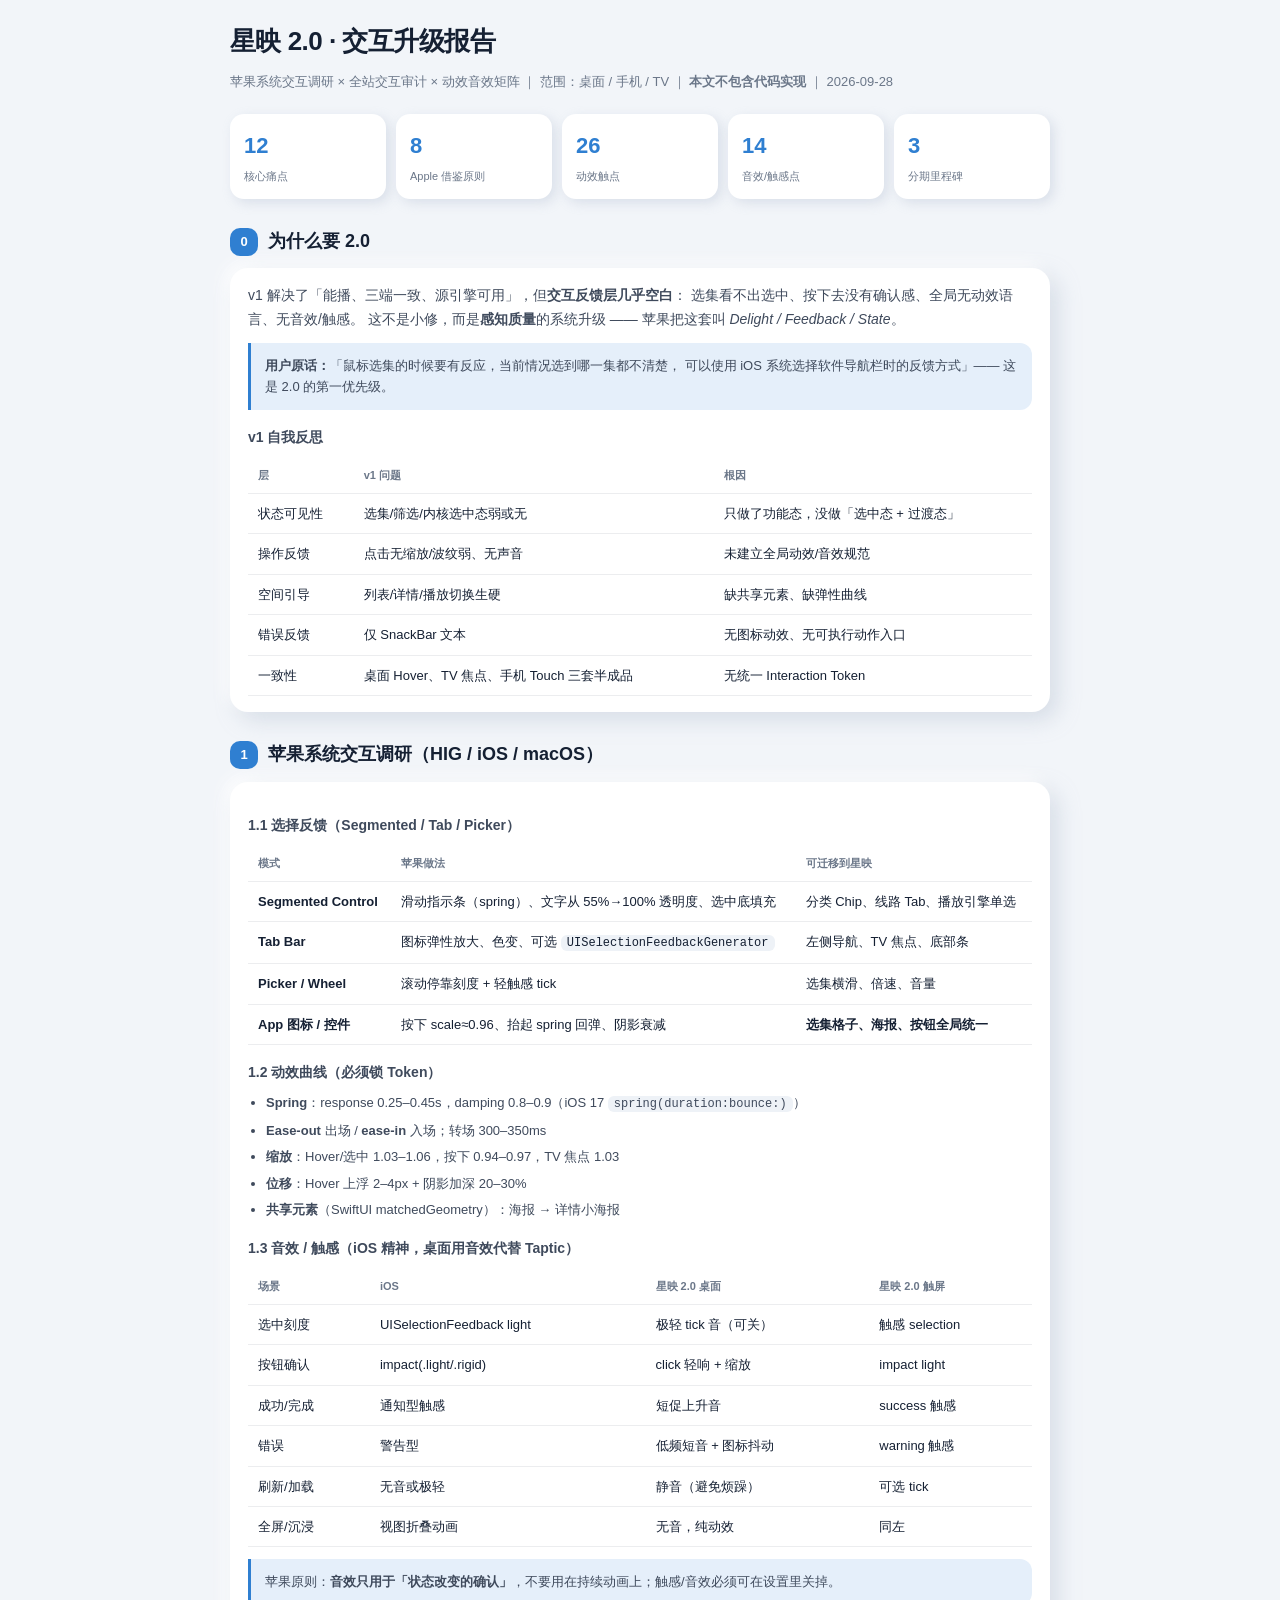
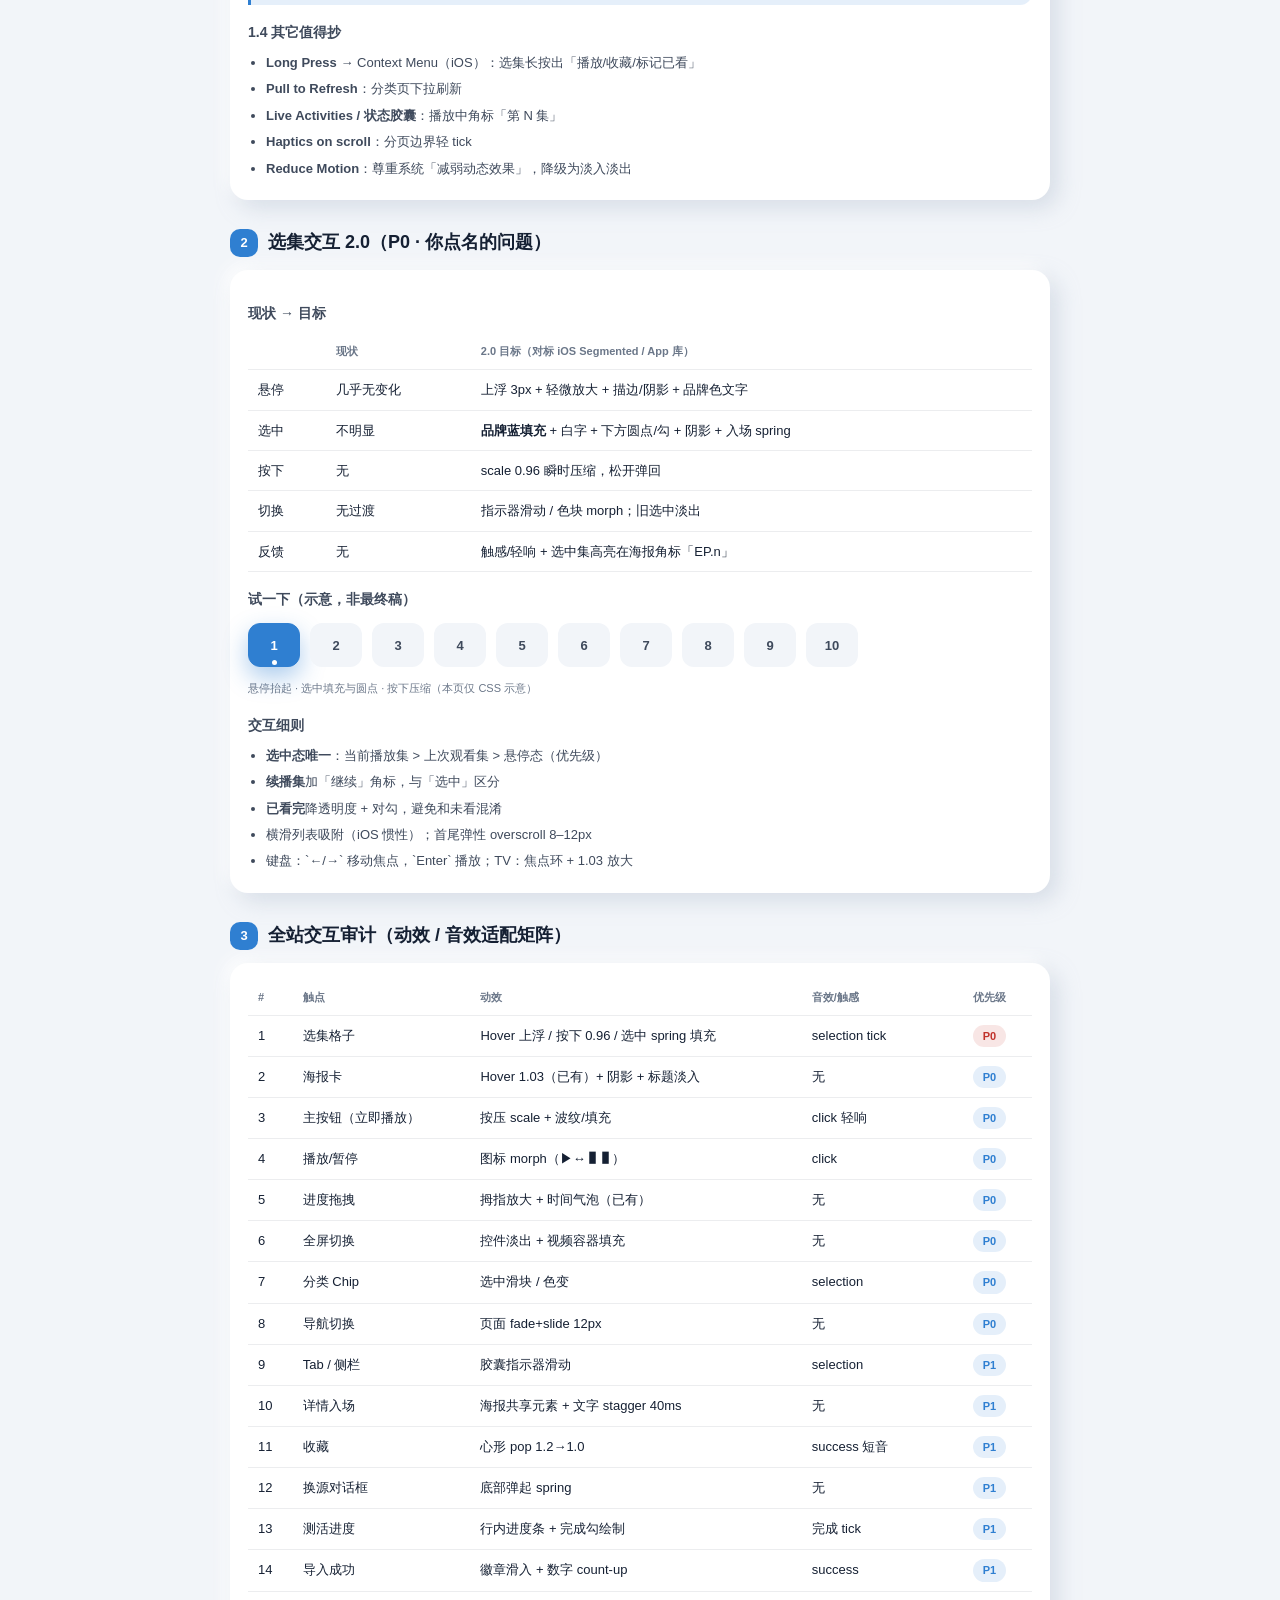
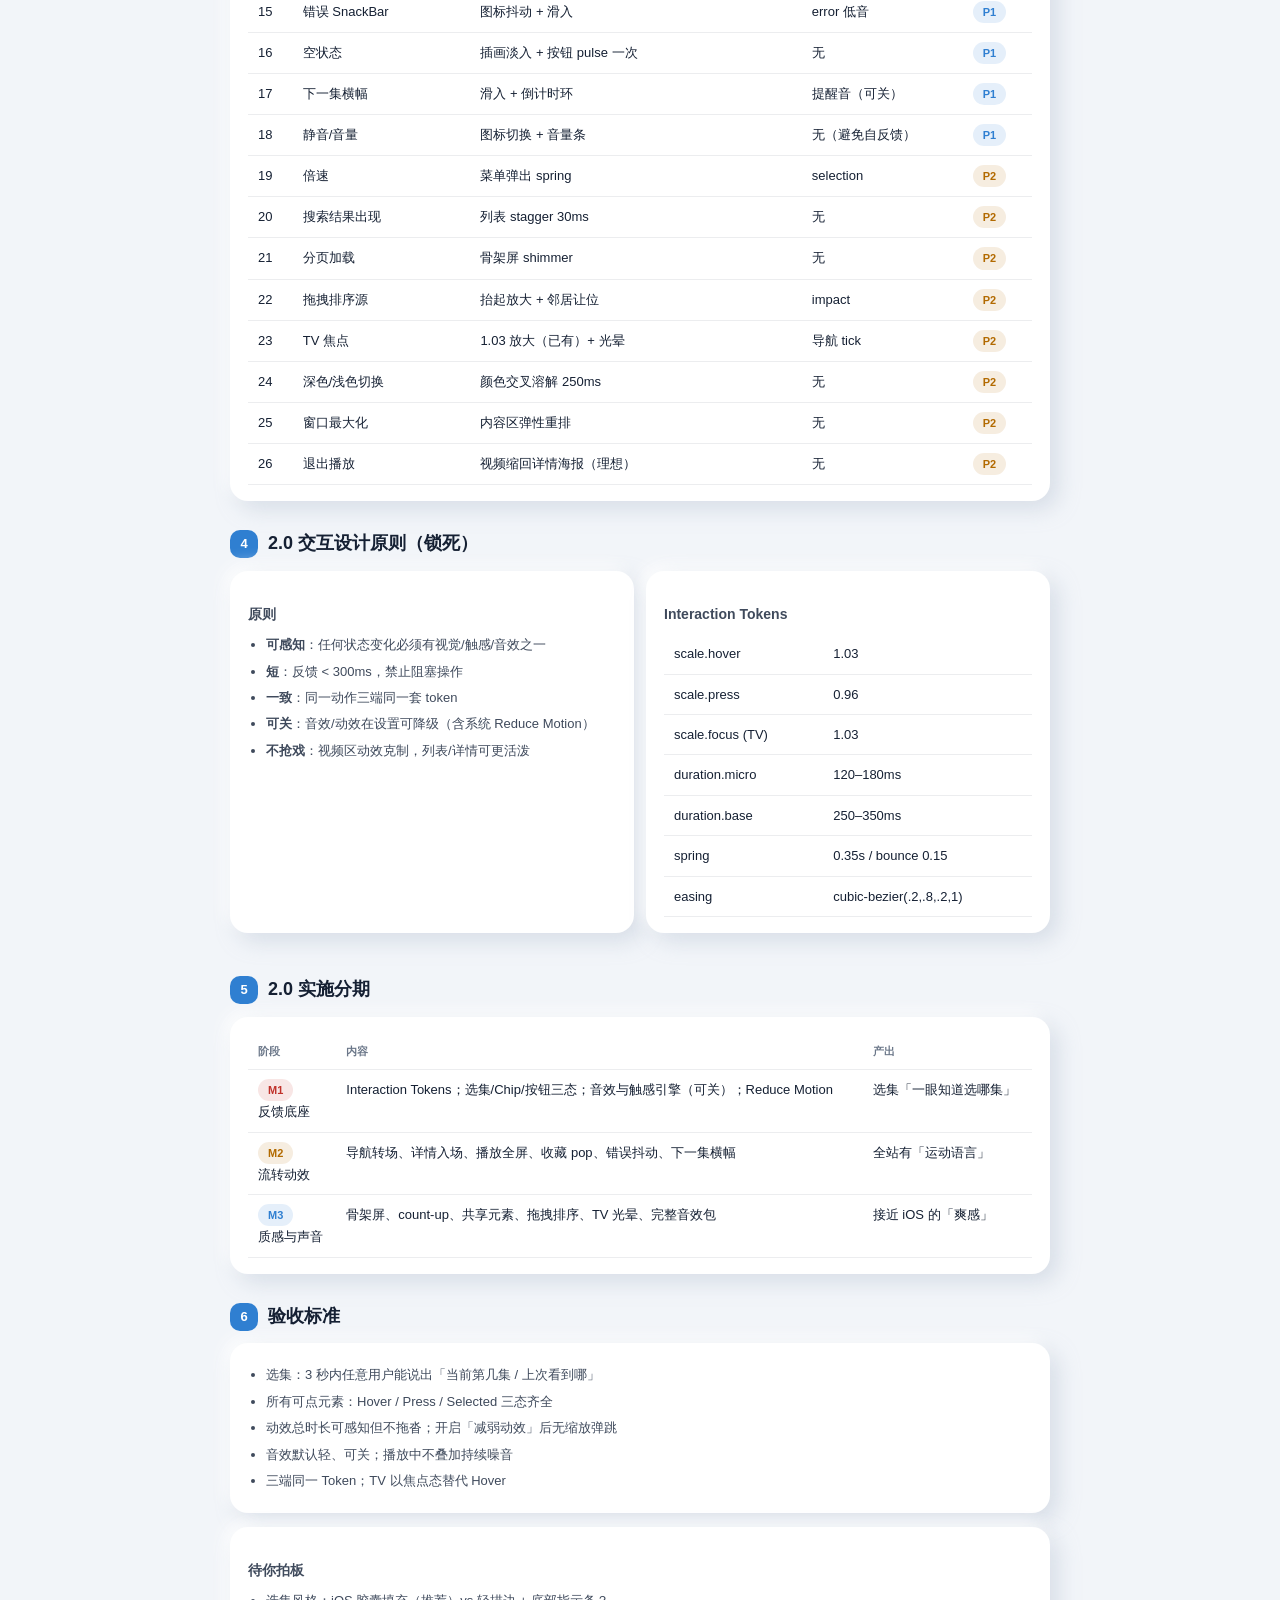
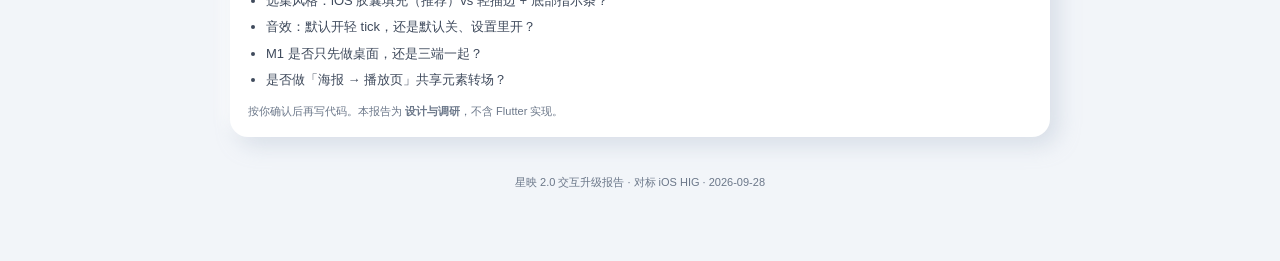
<file: design/ui-2.0-upgrade-report.html>
<!DOCTYPE html>
<html lang="zh-CN">
<head>
<meta charset="utf-8" />
<meta name="viewport" content="width=device-width, initial-scale=1" />
<title>星映 2.0 · 交互升级报告</title>
<style>
  :root {
    --bg: #F2F5F9; --card: #FFFFFF; --ink: #152033; --ink2: #3F4A5C; --ink3: #6B7789;
    --brand: #2F7FD1; --brandSoft: rgba(47,127,209,.12); --ok: #1F8A4C;
    --warn: #B26A00; --bad: #C0322B; --line: rgba(21,32,51,.08);
    --r: 18px; --shadow: 8px 8px 22px rgba(163,177,198,.35), -6px -6px 16px rgba(255,255,255,.9);
  }
  * { box-sizing: border-box; margin: 0; padding: 0; }
  body {
    font: 15px/1.65 -apple-system, "SF Pro Text", "PingFang SC", "Microsoft YaHei", sans-serif;
    background: var(--bg); color: var(--ink); padding: 20px 14px 72px;
    -webkit-font-smoothing: antialiased;
  }
  .wrap { max-width: 820px; margin: 0 auto; }
  h1 { font-size: 26px; letter-spacing: -.02em; font-weight: 700; }
  .sub { color: var(--ink3); font-size: 13px; margin: 8px 0 22px; }
  h2 {
    font-size: 18px; font-weight: 650; margin: 28px 0 12px;
    display: flex; align-items: center; gap: 10px;
  }
  h2 .n {
    width: 28px; height: 28px; border-radius: 10px; background: var(--brand);
    color: #fff; font-size: 13px; display: grid; place-items: center;
  }
  h3 { font-size: 14px; margin: 16px 0 8px; color: var(--ink2); font-weight: 600; }
  .card {
    background: var(--card); border-radius: var(--r); padding: 16px 18px;
    box-shadow: var(--shadow); margin-bottom: 14px;
  }
  .tag {
    display: inline-block; padding: 2px 10px; border-radius: 999px;
    font-size: 11px; font-weight: 600; background: var(--brandSoft); color: var(--brand);
  }
  .tag.ok { background: rgba(31,138,76,.12); color: var(--ok); }
  .tag.warn { background: rgba(178,106,0,.12); color: var(--warn); }
  .tag.bad { background: rgba(192,50,43,.12); color: var(--bad); }
  table { width: 100%; border-collapse: collapse; font-size: 13px; }
  th, td { text-align: left; padding: 9px 10px; border-bottom: 1px solid var(--line); vertical-align: top; }
  th { color: var(--ink3); font-size: 11px; font-weight: 600; }
  ul.plain { padding-left: 18px; color: var(--ink2); font-size: 13px; }
  ul.plain li { margin: 5px 0; }
  .kpi { display: grid; grid-template-columns: repeat(auto-fit,minmax(120px,1fr)); gap: 10px; margin: 12px 0 18px; }
  .kpi .i {
    background: var(--card); border-radius: 14px; padding: 14px;
    box-shadow: 4px 4px 12px rgba(163,177,198,.3);
  }
  .kpi .n { font-size: 22px; font-weight: 700; color: var(--brand); }
  .kpi .l { font-size: 11px; color: var(--ink3); margin-top: 2px; }
  .callout {
    border-left: 3px solid var(--brand); background: var(--brandSoft);
    padding: 12px 14px; border-radius: 0 12px 12px 0; font-size: 13px; color: var(--ink2);
    margin: 12px 0;
  }
  .grid2 { display: grid; grid-template-columns: 1fr 1fr; gap: 12px; }
  @media (max-width: 640px) { .grid2 { grid-template-columns: 1fr; } }
  /* demo episode strip */
  .eps { display: flex; flex-wrap: wrap; gap: 10px; margin: 12px 0; }
  .ep {
    min-width: 52px; height: 44px; border-radius: 12px; display: grid; place-items: center;
    background: var(--bg); color: var(--ink2); font-weight: 600; font-size: 13px;
    border: 1.5px solid transparent; cursor: pointer;
    transition: transform .18s cubic-bezier(.2,.8,.2,1), background .18s, color .18s, box-shadow .18s, border-color .18s;
    user-select: none;
  }
  .ep:hover {
    transform: translateY(-3px) scale(1.04);
    background: #fff; border-color: rgba(47,127,209,.35);
    box-shadow: 0 10px 22px rgba(47,127,209,.18);
    color: var(--brand);
  }
  .ep:active { transform: translateY(0) scale(.96); }
  .ep.sel {
    background: var(--brand); color: #fff;
    box-shadow: 0 10px 24px rgba(47,127,209,.4);
    border-color: var(--brand);
  }
  .ep.sel::after {
    content: ""; position: absolute; margin-top: 34px;
    width: 5px; height: 5px; border-radius: 50%; background: #fff;
  }
  .ep { position: relative; }
  .demo-label { font-size: 11px; color: var(--ink3); margin-top: 4px; }
  .foot { text-align: center; color: var(--ink3); font-size: 11px; margin-top: 36px; }
  code {
    font-family: ui-monospace, SFMono-Regular, Consolas, monospace;
    font-size: 12px; background: #EEF2F7; padding: 1px 6px; border-radius: 6px;
  }
  .pill-row { display: flex; flex-wrap: wrap; gap: 8px; margin: 10px 0; }
  .pill {
    padding: 8px 14px; border-radius: 999px; background: var(--card);
    box-shadow: 3px 3px 10px rgba(163,177,198,.3); font-size: 12px; color: var(--ink2);
    cursor: pointer; transition: transform .15s, background .15s, color .15s;
  }
  .pill:hover { transform: translateY(-2px); color: var(--brand); }
  .pill.on { background: var(--brand); color: #fff; }
</style>
</head>
<body>
<div class="wrap">
  <h1>星映 2.0 · 交互升级报告</h1>
  <p class="sub">
    苹果系统交互调研 × 全站交互审计 × 动效音效矩阵 ｜
    范围：桌面 / 手机 / TV ｜ <strong>本文不包含代码实现</strong> ｜ 2026-09-28
  </p>

  <div class="kpi">
    <div class="i"><div class="n">12</div><div class="l">核心痛点</div></div>
    <div class="i"><div class="n">8</div><div class="l">Apple 借鉴原则</div></div>
    <div class="i"><div class="n">26</div><div class="l">动效触点</div></div>
    <div class="i"><div class="n">14</div><div class="l">音效/触感点</div></div>
    <div class="i"><div class="n">3</div><div class="l">分期里程碑</div></div>
  </div>

  <!-- ═══════════ 0 背景 ═══════════ -->
  <h2><span class="n">0</span>为什么要 2.0</h2>
  <div class="card">
    <p style="font-size:14px;color:var(--ink2)">
      v1 解决了「能播、三端一致、源引擎可用」，但<strong>交互反馈层几乎空白</strong>：
      选集看不出选中、按下去没有确认感、全局无动效语言、无音效/触感。
      这不是小修，而是<strong>感知质量</strong>的系统升级 —— 苹果把这套叫
      <em>Delight / Feedback / State</em>。
    </p>
    <div class="callout">
      <strong>用户原话：</strong>「鼠标选集的时候要有反应，当前情况选到哪一集都不清楚，
      可以使用 iOS 系统选择软件导航栏时的反馈方式」—— 这是 2.0 的第一优先级。
    </div>
    <h3>v1 自我反思</h3>
    <table>
      <tr><th>层</th><th>v1 问题</th><th>根因</th></tr>
      <tr><td>状态可见性</td><td>选集/筛选/内核选中态弱或无</td><td>只做了功能态，没做「选中态 + 过渡态」</td></tr>
      <tr><td>操作反馈</td><td>点击无缩放/波纹弱、无声音</td><td>未建立全局动效/音效规范</td></tr>
      <tr><td>空间引导</td><td>列表/详情/播放切换生硬</td><td>缺共享元素、缺弹性曲线</td></tr>
      <tr><td>错误反馈</td><td>仅 SnackBar 文本</td><td>无图标动效、无可执行动作入口</td></tr>
      <tr><td>一致性</td><td>桌面 Hover、TV 焦点、手机 Touch 三套半成品</td><td>无统一 Interaction Token</td></tr>
    </table>
  </div>

  <!-- ═══════════ 1 Apple 调研 ═══════════ -->
  <h2><span class="n">1</span>苹果系统交互调研（HIG / iOS / macOS）</h2>
  <div class="card">
    <h3>1.1 选择反馈（Segmented / Tab / Picker）</h3>
    <table>
      <tr><th>模式</th><th>苹果做法</th><th>可迁移到星映</th></tr>
      <tr>
        <td><strong>Segmented Control</strong></td>
        <td>滑动指示条（spring）、文字从 55%→100% 透明度、选中底填充</td>
        <td>分类 Chip、线路 Tab、播放引擎单选</td>
      </tr>
      <tr>
        <td><strong>Tab Bar</strong></td>
        <td>图标弹性放大、色变、可选 <code>UISelectionFeedbackGenerator</code></td>
        <td>左侧导航、TV 焦点、底部条</td>
      </tr>
      <tr>
        <td><strong>Picker / Wheel</strong></td>
        <td>滚动停靠刻度 + 轻触感 tick</td>
        <td>选集横滑、倍速、音量</td>
      </tr>
      <tr>
        <td><strong>App 图标 / 控件</strong></td>
        <td>按下 scale≈0.96、抬起 spring 回弹、阴影衰减</td>
        <td><strong>选集格子、海报、按钮全局统一</strong></td>
      </tr>
    </table>
    <h3>1.2 动效曲线（必须锁 Token）</h3>
    <ul class="plain">
      <li><strong>Spring</strong>：response 0.25–0.45s，damping 0.8–0.9（iOS 17 <code>spring(duration:bounce:)</code>）</li>
      <li><strong>Ease-out</strong> 出场 / <strong>ease-in</strong> 入场；转场 300–350ms</li>
      <li><strong>缩放</strong>：Hover/选中 1.03–1.06，按下 0.94–0.97，TV 焦点 1.03</li>
      <li><strong>位移</strong>：Hover 上浮 2–4px + 阴影加深 20–30%</li>
      <li><strong>共享元素</strong>（SwiftUI matchedGeometry）：海报 → 详情小海报</li>
    </ul>
    <h3>1.3 音效 / 触感（iOS 精神，桌面用音效代替 Taptic）</h3>
    <table>
      <tr><th>场景</th><th>iOS</th><th>星映 2.0 桌面</th><th>星映 2.0 触屏</th></tr>
      <tr><td>选中刻度</td><td>UISelectionFeedback light</td><td>极轻 tick 音（可关）</td><td>触感 selection</td></tr>
      <tr><td>按钮确认</td><td>impact(.light/.rigid)</td><td>click 轻响 + 缩放</td><td>impact light</td></tr>
      <tr><td>成功/完成</td><td>通知型触感</td><td>短促上升音</td><td>success 触感</td></tr>
      <tr><td>错误</td><td>警告型</td><td>低频短音 + 图标抖动</td><td>warning 触感</td></tr>
      <tr><td>刷新/加载</td><td>无音或极轻</td><td>静音（避免烦躁）</td><td>可选 tick</td></tr>
      <tr><td>全屏/沉浸</td><td>视图折叠动画</td><td>无音，纯动效</td><td>同左</td></tr>
    </table>
    <div class="callout">
      苹果原则：<strong>音效只用于「状态改变的确认」</strong>，不要用在持续动画上；触感/音效必须可在设置里关掉。
    </div>
    <h3>1.4 其它值得抄</h3>
    <ul class="plain">
      <li><strong>Long Press</strong> → Context Menu（iOS）：选集长按出「播放/收藏/标记已看」</li>
      <li><strong>Pull to Refresh</strong>：分类页下拉刷新</li>
      <li><strong>Live Activities / 状态胶囊</strong>：播放中角标「第 N 集」</li>
      <li><strong>Haptics on scroll</strong>：分页边界轻 tick</li>
      <li><strong>Reduce Motion</strong>：尊重系统「减弱动态效果」，降级为淡入淡出</li>
    </ul>
  </div>

  <!-- ═══════════ 2 选集专项 ═══════════ -->
  <h2><span class="n">2</span>选集交互 2.0（P0 · 你点名的问题）</h2>
  <div class="card">
    <h3>现状 → 目标</h3>
    <table>
      <tr><th></th><th>现状</th><th>2.0 目标（对标 iOS Segmented / App 库）</th></tr>
      <tr>
        <td>悬停</td>
        <td>几乎无变化</td>
        <td>上浮 3px + 轻微放大 + 描边/阴影 + 品牌色文字</td>
      </tr>
      <tr>
        <td>选中</td>
        <td>不明显</td>
        <td><strong>品牌蓝填充</strong> + 白字 + 下方圆点/勾 + 阴影 + 入场 spring</td>
      </tr>
      <tr>
        <td>按下</td>
        <td>无</td>
        <td>scale 0.96 瞬时压缩，松开弹回</td>
      </tr>
      <tr>
        <td>切换</td>
        <td>无过渡</td>
        <td>指示器滑动 / 色块 morph；旧选中淡出</td>
      </tr>
      <tr>
        <td>反馈</td>
        <td>无</td>
        <td>触感/轻响 + 选中集高亮在海报角标「EP.n」</td>
      </tr>
    </table>
    <h3>试一下（示意，非最终稿）</h3>
    <div class="eps" id="eps">
      <div class="ep sel">1</div><div class="ep">2</div><div class="ep">3</div>
      <div class="ep">4</div><div class="ep">5</div><div class="ep">6</div>
      <div class="ep">7</div><div class="ep">8</div><div class="ep">9</div>
      <div class="ep">10</div>
    </div>
    <p class="demo-label">悬停抬起 · 选中填充与圆点 · 按下压缩（本页仅 CSS 示意）</p>
    <h3>交互细则</h3>
    <ul class="plain">
      <li><strong>选中态唯一</strong>：当前播放集 &gt; 上次观看集 &gt; 悬停态（优先级）</li>
      <li><strong>续播集</strong>加「继续」角标，与「选中」区分</li>
      <li><strong>已看完</strong>降透明度 + 对勾，避免和未看混淆</li>
      <li>横滑列表吸附（iOS 惯性）；首尾弹性 overscroll 8–12px</li>
      <li>键盘：`←/→` 移动焦点，`Enter` 播放；TV：焦点环 + 1.03 放大</li>
    </ul>
  </div>

  <!-- ═══════════ 3 全站审计 ═══════════ -->
  <h2><span class="n">3</span>全站交互审计（动效 / 音效适配矩阵）</h2>
  <div class="card">
    <table>
      <tr><th>#</th><th>触点</th><th>动效</th><th>音效/触感</th><th>优先级</th></tr>
      <tr><td>1</td><td>选集格子</td><td>Hover 上浮 / 按下 0.96 / 选中 spring 填充</td><td>selection tick</td><td><span class="tag bad">P0</span></td></tr>
      <tr><td>2</td><td>海报卡</td><td>Hover 1.03（已有）+ 阴影 + 标题淡入</td><td>无</td><td><span class="tag">P0</span></td></tr>
      <tr><td>3</td><td>主按钮（立即播放）</td><td>按压 scale + 波纹/填充</td><td>click 轻响</td><td><span class="tag">P0</span></td></tr>
      <tr><td>4</td><td>播放/暂停</td><td>图标 morph（▶↔❚❚）</td><td>click</td><td><span class="tag">P0</span></td></tr>
      <tr><td>5</td><td>进度拖拽</td><td>拇指放大 + 时间气泡（已有）</td><td>无</td><td><span class="tag">P0</span></td></tr>
      <tr><td>6</td><td>全屏切换</td><td>控件淡出 + 视频容器填充</td><td>无</td><td><span class="tag">P0</span></td></tr>
      <tr><td>7</td><td>分类 Chip</td><td>选中滑块 / 色变</td><td>selection</td><td><span class="tag">P0</span></td></tr>
      <tr><td>8</td><td>导航切换</td><td>页面 fade+slide 12px</td><td>无</td><td><span class="tag">P0</span></td></tr>
      <tr><td>9</td><td>Tab / 侧栏</td><td>胶囊指示器滑动</td><td>selection</td><td><span class="tag">P1</span></td></tr>
      <tr><td>10</td><td>详情入场</td><td>海报共享元素 + 文字 stagger 40ms</td><td>无</td><td><span class="tag">P1</span></td></tr>
      <tr><td>11</td><td>收藏</td><td>心形 pop 1.2→1.0</td><td>success 短音</td><td><span class="tag">P1</span></td></tr>
      <tr><td>12</td><td>换源对话框</td><td>底部弹起 spring</td><td>无</td><td><span class="tag">P1</span></td></tr>
      <tr><td>13</td><td>测活进度</td><td>行内进度条 + 完成勾绘制</td><td>完成 tick</td><td><span class="tag">P1</span></td></tr>
      <tr><td>14</td><td>导入成功</td><td>徽章滑入 + 数字 count-up</td><td>success</td><td><span class="tag">P1</span></td></tr>
      <tr><td>15</td><td>错误 SnackBar</td><td>图标抖动 + 滑入</td><td>error 低音</td><td><span class="tag">P1</span></td></tr>
      <tr><td>16</td><td>空状态</td><td>插画淡入 + 按钮 pulse 一次</td><td>无</td><td><span class="tag">P1</span></td></tr>
      <tr><td>17</td><td>下一集横幅</td><td>滑入 + 倒计时环</td><td>提醒音（可关）</td><td><span class="tag">P1</span></td></tr>
      <tr><td>18</td><td>静音/音量</td><td>图标切换 + 音量条</td><td>无（避免自反馈）</td><td><span class="tag">P1</span></td></tr>
      <tr><td>19</td><td>倍速</td><td>菜单弹出 spring</td><td>selection</td><td><span class="tag warn">P2</span></td></tr>
      <tr><td>20</td><td>搜索结果出现</td><td>列表 stagger 30ms</td><td>无</td><td><span class="tag warn">P2</span></td></tr>
      <tr><td>21</td><td>分页加载</td><td>骨架屏 shimmer</td><td>无</td><td><span class="tag warn">P2</span></td></tr>
      <tr><td>22</td><td>拖拽排序源</td><td>抬起放大 + 邻居让位</td><td>impact</td><td><span class="tag warn">P2</span></td></tr>
      <tr><td>23</td><td>TV 焦点</td><td>1.03 放大（已有）+ 光晕</td><td>导航 tick</td><td><span class="tag warn">P2</span></td></tr>
      <tr><td>24</td><td>深色/浅色切换</td><td>颜色交叉溶解 250ms</td><td>无</td><td><span class="tag warn">P2</span></td></tr>
      <tr><td>25</td><td>窗口最大化</td><td>内容区弹性重排</td><td>无</td><td><span class="tag warn">P2</span></td></tr>
      <tr><td>26</td><td>退出播放</td><td>视频缩回详情海报（理想）</td><td>无</td><td><span class="tag warn">P2</span></td></tr>
    </table>
  </div>

  <!-- ═══════════ 4 设计原则 ═══════════ -->
  <h2><span class="n">4</span>2.0 交互设计原则（锁死）</h2>
  <div class="grid2">
    <div class="card">
      <h3>原则</h3>
      <ul class="plain">
        <li><strong>可感知</strong>：任何状态变化必须有视觉/触感/音效之一</li>
        <li><strong>短</strong>：反馈 &lt; 300ms，禁止阻塞操作</li>
        <li><strong>一致</strong>：同一动作三端同一套 token</li>
        <li><strong>可关</strong>：音效/动效在设置可降级（含系统 Reduce Motion）</li>
        <li><strong>不抢戏</strong>：视频区动效克制，列表/详情可更活泼</li>
      </ul>
    </div>
    <div class="card">
      <h3>Interaction Tokens</h3>
      <table>
        <tr><td>scale.hover</td><td>1.03</td></tr>
        <tr><td>scale.press</td><td>0.96</td></tr>
        <tr><td>scale.focus (TV)</td><td>1.03</td></tr>
        <tr><td>duration.micro</td><td>120–180ms</td></tr>
        <tr><td>duration.base</td><td>250–350ms</td></tr>
        <tr><td>spring</td><td>0.35s / bounce 0.15</td></tr>
        <tr><td>easing</td><td>cubic-bezier(.2,.8,.2,1)</td></tr>
      </table>
    </div>
  </div>

  <!-- ═══════════ 5 分期 ═══════════ -->
  <h2><span class="n">5</span>2.0 实施分期</h2>
  <div class="card">
    <table>
      <tr><th>阶段</th><th>内容</th><th>产出</th></tr>
      <tr>
        <td><span class="tag bad">M1</span><br/>反馈底座</td>
        <td>Interaction Tokens；选集/Chip/按钮三态；音效与触感引擎（可关）；Reduce Motion</td>
        <td>选集「一眼知道选哪集」</td>
      </tr>
      <tr>
        <td><span class="tag warn">M2</span><br/>流转动效</td>
        <td>导航转场、详情入场、播放全屏、收藏 pop、错误抖动、下一集横幅</td>
        <td>全站有「运动语言」</td>
      </tr>
      <tr>
        <td><span class="tag">M3</span><br/>质感与声音</td>
        <td>骨架屏、count-up、共享元素、拖拽排序、TV 光晕、完整音效包</td>
        <td>接近 iOS 的「爽感」</td>
      </tr>
    </table>
  </div>

  <!-- ═══════════ 6 验收 ═══════════ -->
  <h2><span class="n">6</span>验收标准</h2>
  <div class="card">
    <ul class="plain">
      <li>选集：3 秒内任意用户能说出「当前第几集 / 上次看到哪」</li>
      <li>所有可点元素：Hover / Press / Selected 三态齐全</li>
      <li>动效总时长可感知但不拖沓；开启「减弱动效」后无缩放弹跳</li>
      <li>音效默认轻、可关；播放中不叠加持续噪音</li>
      <li>三端同一 Token；TV 以焦点态替代 Hover</li>
    </ul>
  </div>

  <div class="card">
    <h3>待你拍板</h3>
    <ul class="plain">
      <li>选集风格：iOS 胶囊填充（推荐）vs 轻描边 + 底部指示条？</li>
      <li>音效：默认开轻 tick，还是默认关、设置里开？</li>
      <li>M1 是否只先做桌面，还是三端一起？</li>
      <li>是否做「海报 → 播放页」共享元素转场？</li>
    </ul>
    <p class="demo-label" style="margin-top:12px">
      按你确认后再写代码。本报告为 <strong>设计与调研</strong>，不含 Flutter 实现。
    </p>
  </div>

  <p class="foot">星映 2.0 交互升级报告 · 对标 iOS HIG · 2026-09-28</p>
</div>
<script>
  // 选集示意交互
  document.getElementById('eps').addEventListener('click', (e) => {
    const el = e.target.closest('.ep');
    if (!el) return;
    document.querySelectorAll('.ep').forEach((n) => n.classList.remove('sel'));
    el.classList.add('sel');
  });
</script>
</body>
</html>
</file>
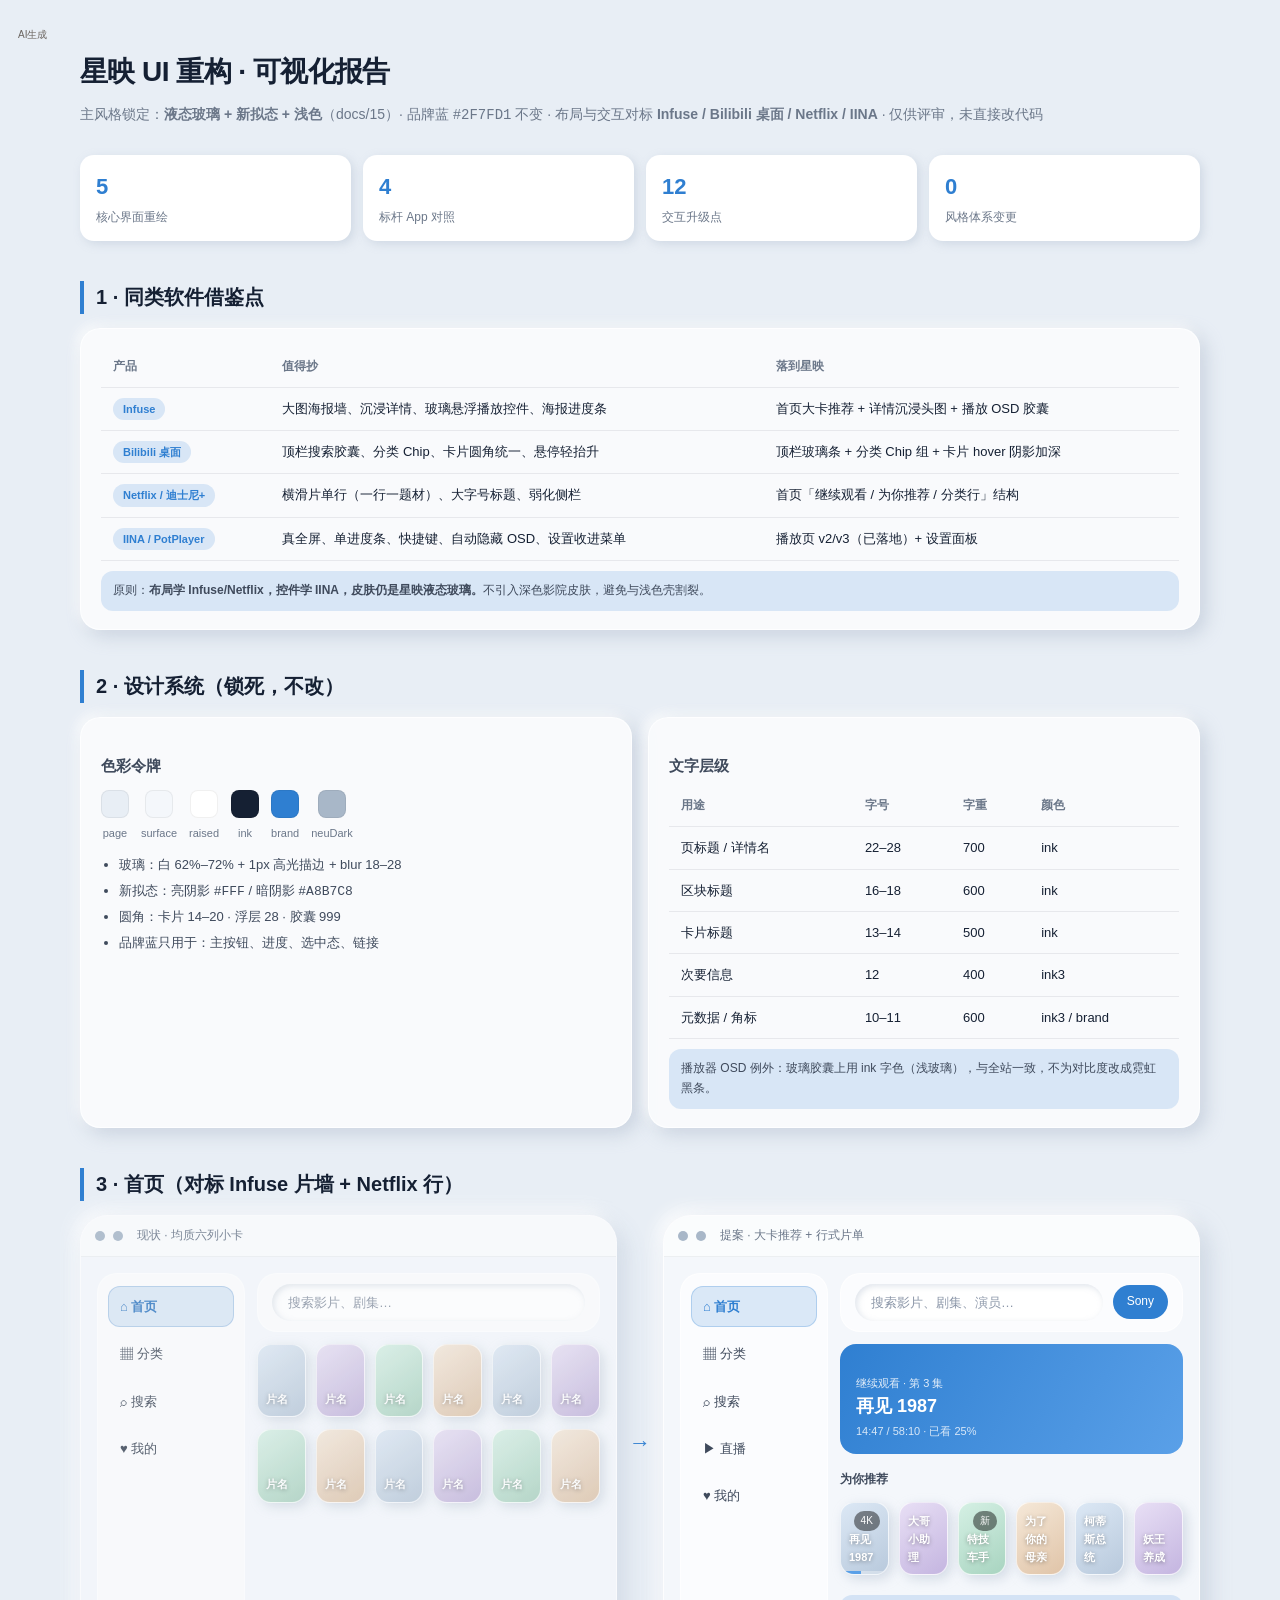
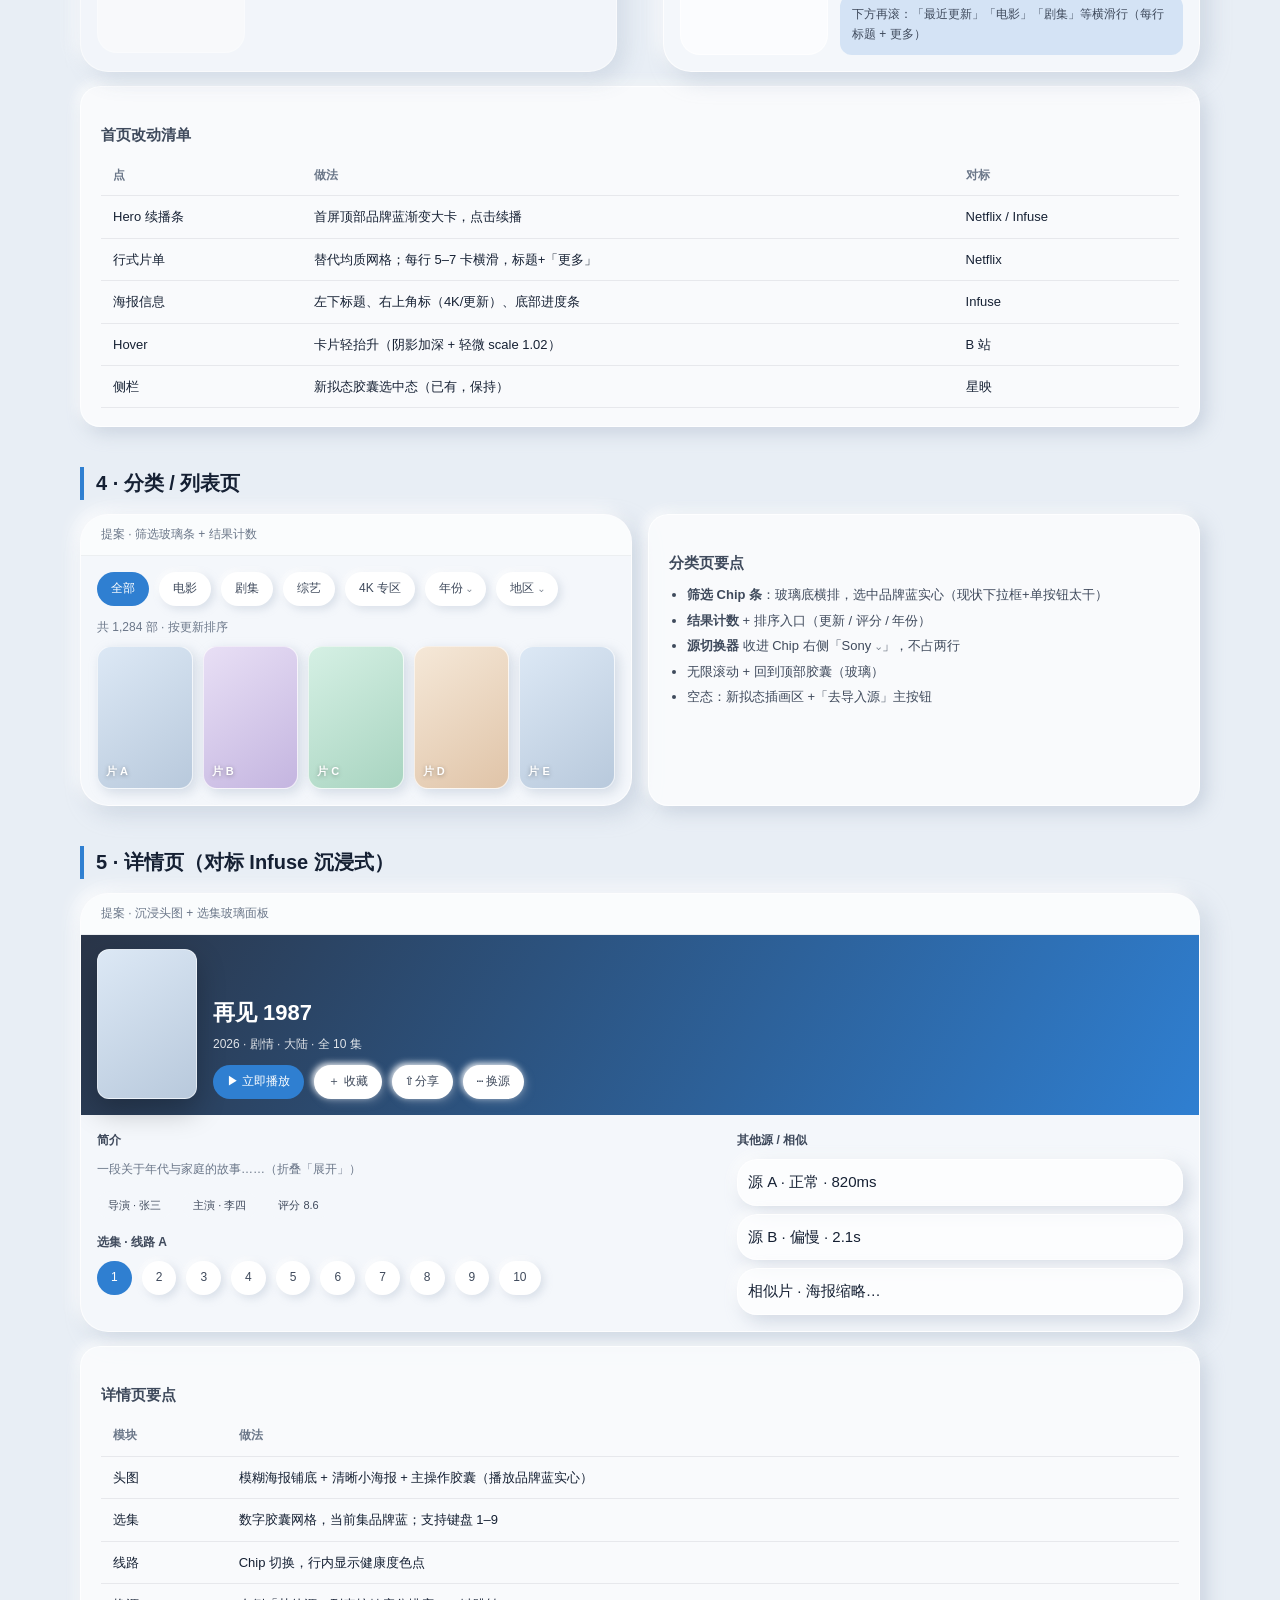
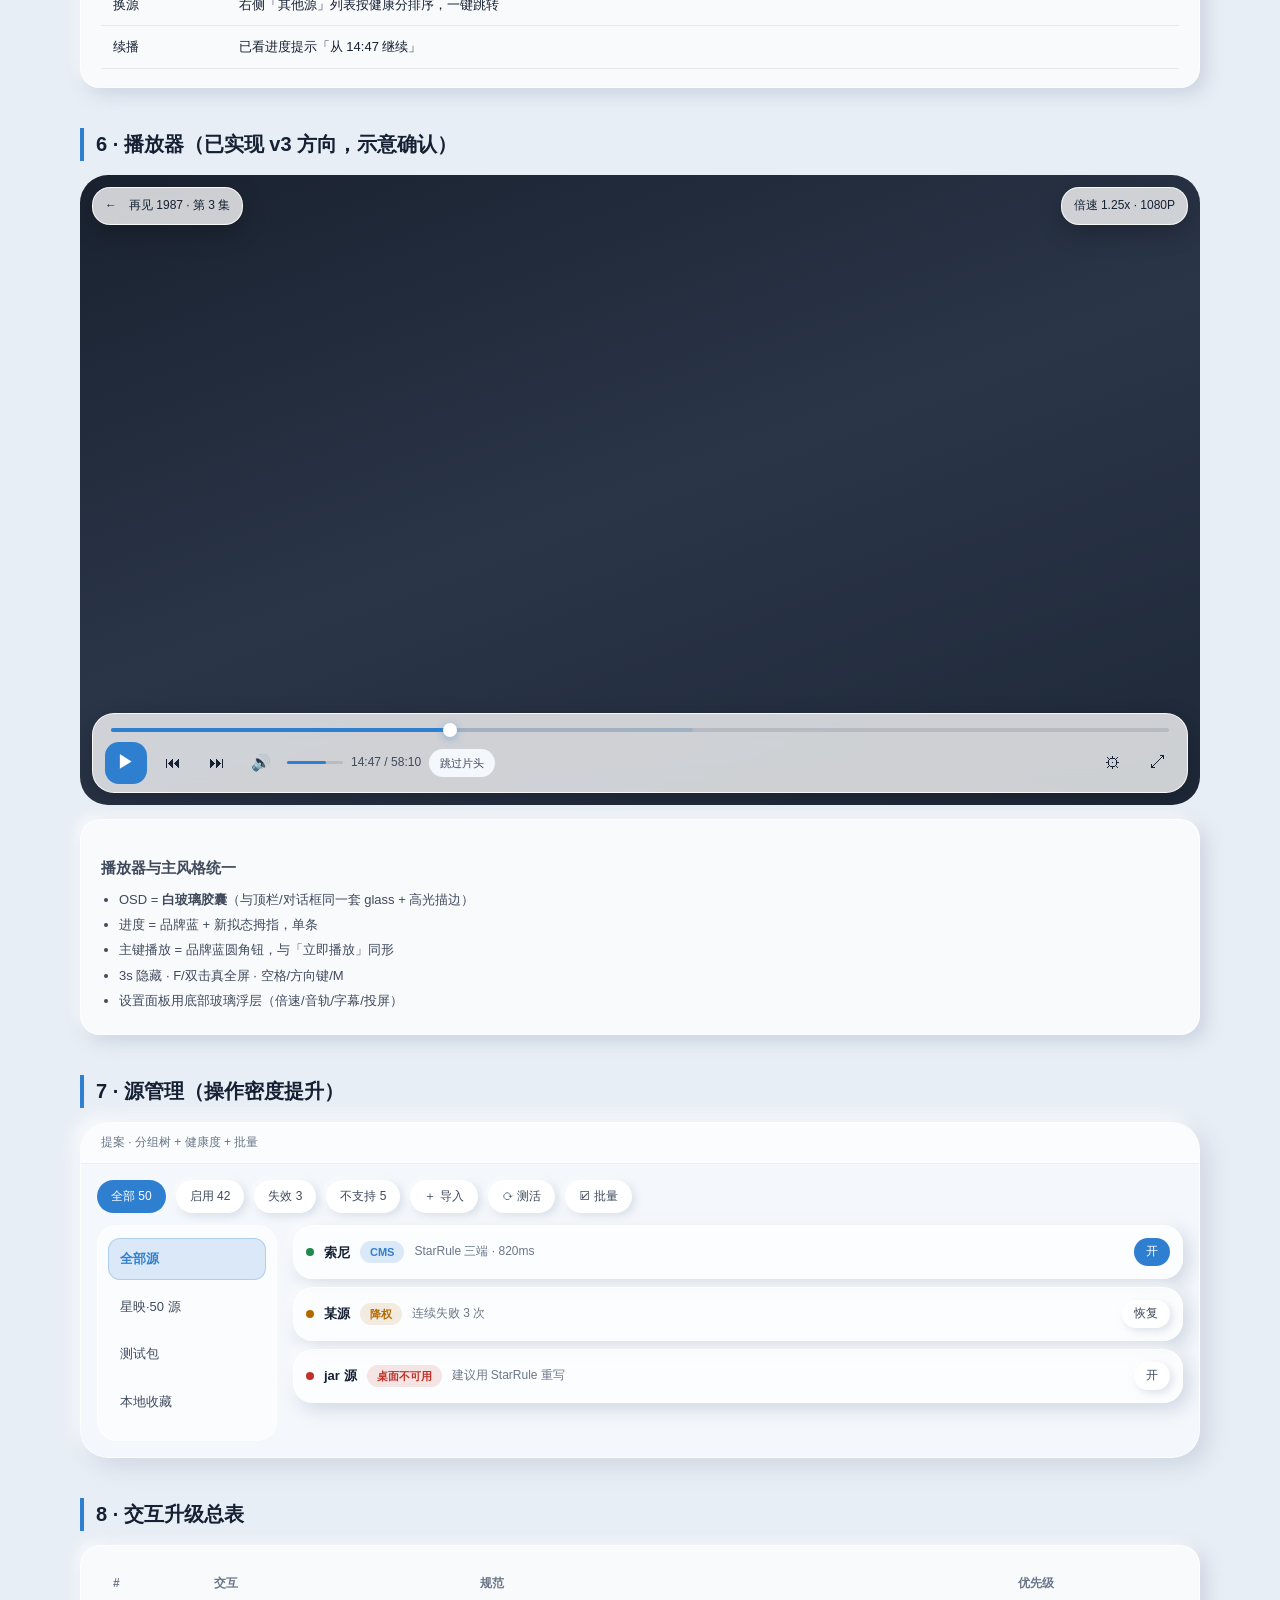
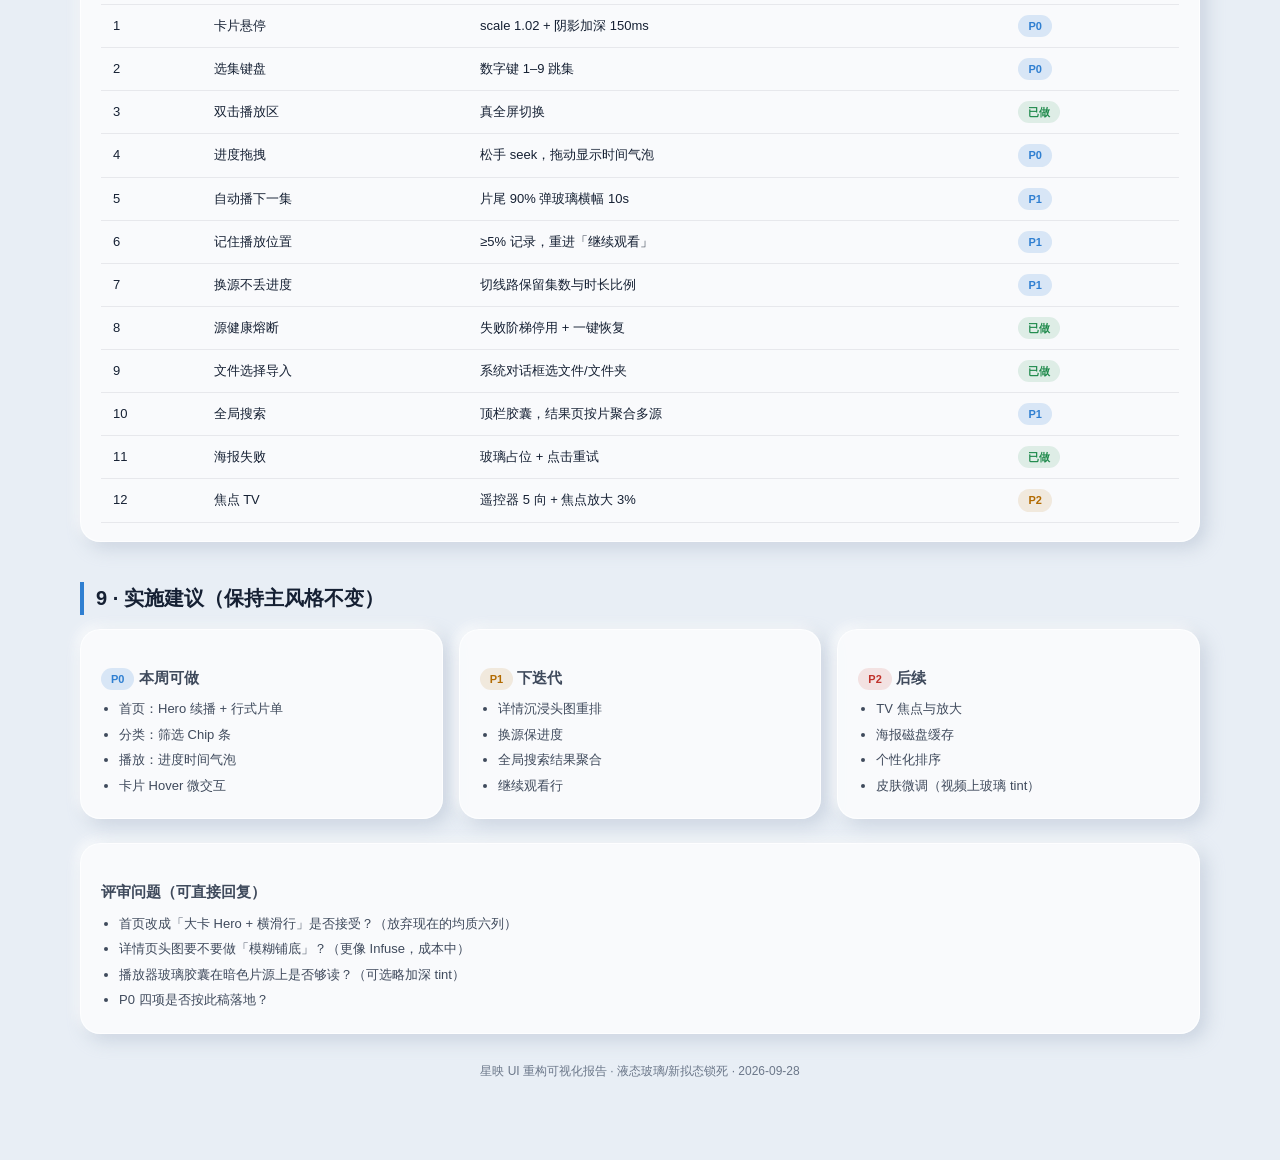
<file: design/ui-redesign-report.html>
<!-- AI生成 -->
<!DOCTYPE html>
<html lang="zh-CN">
<head>
<meta charset="utf-8" />
<meta name="viewport" content="width=device-width, initial-scale=1" />
<title>星映 UI 重构可视化报告 · 液态玻璃 × 同类标杆</title>
<style>
  :root {
    --page: #E8EEF5;
    --surface: #F4F7FB;
    --raised: #FFFFFF;
    --ink: #152033;
    --ink2: #3F4A5C;
    --ink3: #6B7789;
    --ink4: #8B96A8;
    --brand: #2F7FD1;
    --brandHi: #5AA0E8;
    --brandSoft: rgba(47,127,209,0.16);
    --glass: rgba(255,255,255,0.62);
    --glassStrong: rgba(255,255,255,0.72);
    --neuDark: #A8B7C8;
    --ok: #1F8A4C;
    --warn: #B26A00;
    --bad: #C0322B;
    --r-lg: 20px;
    --r-xl: 28px;
    --r-md: 14px;
  }
  * { box-sizing: border-box; margin: 0; padding: 0; }
  body {
    font: 15px/1.65 -apple-system, "PingFang SC", "Microsoft YaHei", sans-serif;
    background: var(--page);
    color: var(--ink);
    padding: 28px 18px 80px;
  }
  .wrap { max-width: 1120px; margin: 0 auto; }
  h1 { font-size: 28px; font-weight: 700; letter-spacing: -0.02em; }
  .sub { color: var(--ink3); margin: 8px 0 28px; font-size: 14px; }
  h2 {
    font-size: 20px; font-weight: 650; margin: 40px 0 14px;
    padding-left: 12px; border-left: 4px solid var(--brand);
  }
  h3 { font-size: 15px; font-weight: 600; margin: 18px 0 8px; color: var(--ink2); }
  .card {
    background: var(--glassStrong);
    border: 1px solid rgba(255,255,255,0.75);
    border-radius: var(--r-lg);
    padding: 18px 20px;
    box-shadow: 6px 6px 18px rgba(163,177,198,0.45), -4px -4px 12px rgba(255,255,255,0.85);
  }
  .grid { display: grid; gap: 16px; }
  .g2 { grid-template-columns: 1fr 1fr; }
  .g3 { grid-template-columns: repeat(3, 1fr); }
  .g4 { grid-template-columns: repeat(4, 1fr); }
  @media (max-width: 900px) {
    .g2, .g3, .g4 { grid-template-columns: 1fr; }
  }
  table { width: 100%; border-collapse: collapse; font-size: 13px; }
  th, td { text-align: left; padding: 10px 12px; border-bottom: 1px solid rgba(21,32,51,0.08); vertical-align: top; }
  th { color: var(--ink3); font-weight: 600; font-size: 12px; }
  .tag {
    display: inline-block; padding: 2px 10px; border-radius: 999px;
    font-size: 11px; background: var(--brandSoft); color: var(--brand); font-weight: 600;
  }
  .tag.ok { background: rgba(31,138,76,0.12); color: var(--ok); }
  .tag.warn { background: rgba(178,106,0,0.12); color: var(--warn); }
  .tag.bad { background: rgba(192,50,43,0.12); color: var(--bad); }
  .muted { color: var(--ink3); font-size: 12px; }
  .swatch { width: 28px; height: 28px; border-radius: 8px; display: inline-block; vertical-align: middle; border: 1px solid rgba(0,0,0,0.06); }
  .sw-row { display: flex; flex-wrap: wrap; gap: 12px; align-items: center; }
  .sw-item { display: flex; flex-direction: column; align-items: center; gap: 6px; font-size: 11px; color: var(--ink3); }

  /* ── mock frame ── */
  .mock {
    background: var(--surface);
    border-radius: var(--r-xl);
    border: 1px solid rgba(255,255,255,0.8);
    box-shadow: 8px 8px 22px rgba(163,177,198,0.4), -6px -6px 16px rgba(255,255,255,0.9);
    overflow: hidden;
  }
  .mock-bar {
    display: flex; align-items: center; gap: 8px;
    padding: 10px 14px; background: var(--glass);
    border-bottom: 1px solid rgba(21,32,51,0.06);
  }
  .dot { width: 10px; height: 10px; border-radius: 50%; background: var(--neuDark); }
  .mock-title { font-size: 12px; color: var(--ink3); margin-left: 6px; }
  .mock-body { padding: 16px; }
  .win { min-height: 320px; }

  /* app chrome */
  .app { display: flex; gap: 12px; min-height: 380px; }
  .side {
    width: 148px; border-radius: var(--r-lg); padding: 12px 10px;
    background: var(--glass); border: 1px solid rgba(255,255,255,0.7);
  }
  .nav {
    display: flex; align-items: center; gap: 8px; padding: 10px 12px;
    border-radius: 12px; margin-bottom: 6px; font-size: 13px; color: var(--ink2);
  }
  .nav.on {
    background: var(--brandSoft); color: var(--brand); font-weight: 600;
    box-shadow: inset 0 0 0 1px rgba(47,127,209,0.25);
  }
  .main { flex: 1; display: flex; flex-direction: column; gap: 12px; }
  .topbar {
    display: flex; align-items: center; gap: 10px;
    background: var(--glass); border-radius: var(--r-lg); padding: 10px 14px;
    border: 1px solid rgba(255,255,255,0.7);
  }
  .search {
    flex: 1; background: var(--raised); border-radius: 999px;
    padding: 8px 16px; color: var(--ink4); font-size: 13px;
    box-shadow: inset 2px 2px 6px rgba(163,177,198,0.35);
  }
  .pill {
    padding: 7px 14px; border-radius: 999px; font-size: 12px;
    background: var(--raised); color: var(--ink2);
    box-shadow: 3px 3px 8px rgba(163,177,198,0.35), -2px -2px 6px rgba(255,255,255,0.9);
  }
  .pill.on { background: var(--brand); color: #fff; box-shadow: none; }
  .row { display: flex; gap: 10px; flex-wrap: wrap; }

  /* poster */
  .posters { display: grid; grid-template-columns: repeat(6, 1fr); gap: 10px; }
  @media (max-width: 800px) { .posters { grid-template-columns: repeat(3, 1fr); } }
  .poster {
    aspect-ratio: 2/3; border-radius: 14px; position: relative; overflow: hidden;
    background: linear-gradient(145deg, #dce8f5, #b8c9dc);
    border: 1px solid rgba(255,255,255,0.7);
    box-shadow: 4px 4px 12px rgba(163,177,198,0.4);
  }
  .poster.alt1 { background: linear-gradient(145deg, #e8dff5, #c4b5e0); }
  .poster.alt2 { background: linear-gradient(145deg, #d5f0e4, #a8d4c0); }
  .poster.alt3 { background: linear-gradient(145deg, #f5e8d8, #e0c4a8); }
  .poster .t {
    position: absolute; inset: auto 8px 8px; color: #fff; font-size: 11px; font-weight: 600;
    text-shadow: 0 1px 4px rgba(0,0,0,0.35);
  }
  .poster .badge {
    position: absolute; top: 8px; right: 8px; font-size: 10px; padding: 2px 7px;
    border-radius: 999px; background: rgba(0,0,0,0.45); color: #fff;
  }
  .poster .prog {
    position: absolute; left: 0; right: 0; bottom: 0; height: 3px; background: rgba(255,255,255,0.35);
  }
  .poster .prog i { display: block; height: 100%; width: 42%; background: var(--brandHi); }

  /* player mock */
  .player {
    aspect-ratio: 16/9; border-radius: var(--r-xl); position: relative; overflow: hidden;
    background: linear-gradient(160deg, #1a2230 0%, #2a3548 50%, #1e2838 100%);
  }
  .osd-top {
    position: absolute; top: 12px; left: 12px; right: 12px;
    display: flex; justify-content: space-between; align-items: flex-start;
  }
  .glass-pill {
    background: rgba(255,255,255,0.78); border: 1px solid rgba(255,255,255,0.85);
    border-radius: 18px; padding: 8px 12px; color: var(--ink); font-size: 12px;
    box-shadow: 0 8px 24px rgba(0,0,0,0.22);
    backdrop-filter: blur(12px);
  }
  .osd-bottom {
    position: absolute; left: 12px; right: 12px; bottom: 12px;
  }
  .seek-wrap {
    background: rgba(255,255,255,0.78); border: 1px solid rgba(255,255,255,0.85);
    border-radius: 22px; padding: 10px 12px 8px;
    box-shadow: 0 8px 24px rgba(0,0,0,0.22);
    backdrop-filter: blur(12px);
  }
  .seek {
    height: 4px; border-radius: 2px; background: rgba(21,32,51,0.12); position: relative; margin: 4px 6px 10px;
  }
  .seek .buf { position: absolute; left: 0; top: 0; bottom: 0; width: 55%; background: var(--brandSoft); border-radius: 2px; }
  .seek .pos { position: absolute; left: 0; top: 0; bottom: 0; width: 32%; background: var(--brand); border-radius: 2px; }
  .seek .thumb {
    position: absolute; left: 32%; top: 50%; width: 14px; height: 14px; margin: -7px 0 0 -7px;
    border-radius: 50%; background: #fff; box-shadow: 0 2px 8px rgba(47,127,209,0.4);
  }
  .ctrl-row { display: flex; align-items: center; gap: 8px; color: var(--ink2); font-size: 12px; }
  .cbtn {
    width: 36px; height: 36px; border-radius: 12px; display: grid; place-items: center;
    background: transparent; color: var(--ink); font-size: 16px;
  }
  .cbtn.primary { background: var(--brand); color: #fff; border-radius: 14px; width: 42px; height: 42px; font-size: 18px; }
  .chip {
    padding: 5px 11px; border-radius: 999px; background: var(--surface); color: var(--ink2); font-size: 11px;
  }

  .vs {
    display: grid; grid-template-columns: 1fr auto 1fr; gap: 12px; align-items: stretch;
  }
  .vs .arrow { align-self: center; font-size: 22px; color: var(--brand); font-weight: 700; }
  .before { opacity: 0.85; }
  .before .mock-body { filter: saturate(0.85); }
  .note {
    margin-top: 10px; padding: 10px 12px; border-radius: 12px;
    background: var(--brandSoft); color: var(--ink2); font-size: 12px;
  }
  .kpi { display: flex; gap: 12px; flex-wrap: wrap; margin: 12px 0; }
  .kpi .item {
    flex: 1; min-width: 140px; background: var(--raised); border-radius: var(--r-md);
    padding: 14px 16px; box-shadow: 3px 3px 10px rgba(163,177,198,0.35);
  }
  .kpi .n { font-size: 22px; font-weight: 700; color: var(--brand); }
  .kpi .l { font-size: 12px; color: var(--ink3); margin-top: 2px; }
  ul.plain { padding-left: 18px; color: var(--ink2); font-size: 13px; }
  ul.plain li { margin: 4px 0; }
</style>
</head>
<body>
<p data-aigc-mark="1" style="margin:0 0 8px;font-size:10px;line-height:1.3;color:#6b6560;font-weight:400;">AI生成</p>

<div class="wrap">
  <h1>星映 UI 重构 · 可视化报告</h1>
  <p class="sub">
    主风格锁定：<strong>液态玻璃 + 新拟态 + 浅色</strong>（docs/15）· 品牌蓝 <code>#2F7FD1</code> 不变 ·
    布局与交互对标 <strong>Infuse / Bilibili 桌面 / Netflix / IINA</strong> · 仅供评审，未直接改代码
  </p>

  <div class="kpi">
    <div class="item"><div class="n">5</div><div class="l">核心界面重绘</div></div>
    <div class="item"><div class="n">4</div><div class="l">标杆 App 对照</div></div>
    <div class="item"><div class="n">12</div><div class="l">交互升级点</div></div>
    <div class="item"><div class="n">0</div><div class="l">风格体系变更</div></div>
  </div>

  <!-- ═══════════ 1 对标 ═══════════ -->
  <h2>1 · 同类软件借鉴点</h2>
  <div class="card">
    <table>
      <tr><th>产品</th><th>值得抄</th><th>落到星映</th></tr>
      <tr>
        <td><span class="tag">Infuse</span></td>
        <td>大图海报墙、沉浸详情、玻璃悬浮播放控件、海报进度条</td>
        <td>首页大卡推荐 + 详情沉浸头图 + 播放 OSD 胶囊</td>
      </tr>
      <tr>
        <td><span class="tag">Bilibili 桌面</span></td>
        <td>顶栏搜索胶囊、分类 Chip、卡片圆角统一、悬停轻抬升</td>
        <td>顶栏玻璃条 + 分类 Chip 组 + 卡片 hover 阴影加深</td>
      </tr>
      <tr>
        <td><span class="tag">Netflix / 迪士尼+</span></td>
        <td>横滑片单行（一行一题材）、大字号标题、弱化侧栏</td>
        <td>首页「继续观看 / 为你推荐 / 分类行」结构</td>
      </tr>
      <tr>
        <td><span class="tag">IINA / PotPlayer</span></td>
        <td>真全屏、单进度条、快捷键、自动隐藏 OSD、设置收进菜单</td>
        <td>播放页 v2/v3（已落地）+ 设置面板</td>
      </tr>
    </table>
    <div class="note">原则：<strong>布局学 Infuse/Netflix，控件学 IINA，皮肤仍是星映液态玻璃。</strong>不引入深色影院皮肤，避免与浅色壳割裂。</div>
  </div>

  <!-- ═══════════ 2 设计系统 ═══════════ -->
  <h2>2 · 设计系统（锁死，不改）</h2>
  <div class="grid g2">
    <div class="card">
      <h3>色彩令牌</h3>
      <div class="sw-row" style="margin:12px 0">
        <div class="sw-item"><div class="swatch" style="background:#E8EEF5"></div>page</div>
        <div class="sw-item"><div class="swatch" style="background:#F4F7FB"></div>surface</div>
        <div class="sw-item"><div class="swatch" style="background:#FFFFFF"></div>raised</div>
        <div class="sw-item"><div class="swatch" style="background:#152033"></div>ink</div>
        <div class="sw-item"><div class="swatch" style="background:#2F7FD1"></div>brand</div>
        <div class="sw-item"><div class="swatch" style="background:#A8B7C8"></div>neuDark</div>
      </div>
      <ul class="plain">
        <li>玻璃：白 62%–72% + 1px 高光描边 + blur 18–28</li>
        <li>新拟态：亮阴影 <code>#FFF</code> / 暗阴影 <code>#A8B7C8</code></li>
        <li>圆角：卡片 14–20 · 浮层 28 · 胶囊 999</li>
        <li>品牌蓝只用于：主按钮、进度、选中态、链接</li>
      </ul>
    </div>
    <div class="card">
      <h3>文字层级</h3>
      <table>
        <tr><th>用途</th><th>字号</th><th>字重</th><th>颜色</th></tr>
        <tr><td>页标题 / 详情名</td><td>22–28</td><td>700</td><td>ink</td></tr>
        <tr><td>区块标题</td><td>16–18</td><td>600</td><td>ink</td></tr>
        <tr><td>卡片标题</td><td>13–14</td><td>500</td><td>ink</td></tr>
        <tr><td>次要信息</td><td>12</td><td>400</td><td>ink3</td></tr>
        <tr><td>元数据 / 角标</td><td>10–11</td><td>600</td><td>ink3 / brand</td></tr>
      </table>
      <div class="note">播放器 OSD 例外：玻璃胶囊上用 ink 字色（浅玻璃），与全站一致，不为对比度改成霓虹黑条。</div>
    </div>
  </div>

  <!-- ═══════════ 3 首页 ═══════════ -->
  <h2>3 · 首页（对标 Infuse 片墙 + Netflix 行）</h2>
  <div class="vs">
    <div class="mock before">
      <div class="mock-bar"><span class="dot"></span><span class="dot"></span><span class="mock-title">现状 · 均质六列小卡</span></div>
      <div class="mock-body">
        <div class="app">
          <div class="side">
            <div class="nav on">⌂ 首页</div>
            <div class="nav">▦ 分类</div>
            <div class="nav">⌕ 搜索</div>
            <div class="nav">♥ 我的</div>
          </div>
          <div class="main">
            <div class="topbar"><div class="search">搜索影片、剧集…</div></div>
            <div class="posters">
              <div class="poster"><div class="t">片名</div></div>
              <div class="poster alt1"><div class="t">片名</div></div>
              <div class="poster alt2"><div class="t">片名</div></div>
              <div class="poster alt3"><div class="t">片名</div></div>
              <div class="poster"><div class="t">片名</div></div>
              <div class="poster alt1"><div class="t">片名</div></div>
            </div>
            <div class="posters">
              <div class="poster alt2"><div class="t">片名</div></div>
              <div class="poster alt3"><div class="t">片名</div></div>
              <div class="poster"><div class="t">片名</div></div>
              <div class="poster alt1"><div class="t">片名</div></div>
              <div class="poster alt2"><div class="t">片名</div></div>
              <div class="poster alt3"><div class="t">片名</div></div>
            </div>
          </div>
        </div>
      </div>
    </div>
    <div class="arrow">→</div>
    <div class="mock">
      <div class="mock-bar"><span class="dot"></span><span class="dot"></span><span class="mock-title">提案 · 大卡推荐 + 行式片单</span></div>
      <div class="mock-body">
        <div class="app">
          <div class="side">
            <div class="nav on">⌂ 首页</div>
            <div class="nav">▦ 分类</div>
            <div class="nav">⌕ 搜索</div>
            <div class="nav">▶ 直播</div>
            <div class="nav">♥ 我的</div>
          </div>
          <div class="main">
            <div class="topbar">
              <div class="search">搜索影片、剧集、演员…</div>
              <div class="pill on">Sony</div>
            </div>
            <!-- hero -->
            <div style="height:110px;border-radius:16px;background:linear-gradient(120deg,#2F7FD1,#5AA0E8);display:flex;align-items:flex-end;padding:14px 16px;color:#fff">
              <div>
                <div style="font-size:11px;opacity:.85">继续观看 · 第 3 集</div>
                <div style="font-size:18px;font-weight:700">再见 1987</div>
                <div style="font-size:11px;opacity:.8">14:47 / 58:10 · 已看 25%</div>
              </div>
            </div>
            <div style="font-size:12px;font-weight:600;color:var(--ink2);margin-top:4px">为你推荐</div>
            <div class="posters">
              <div class="poster"><div class="badge">4K</div><div class="t">再见 1987</div><div class="prog"><i></i></div></div>
              <div class="poster alt1"><div class="t">大哥小助理</div></div>
              <div class="poster alt2"><div class="badge">新</div><div class="t">特技车手</div></div>
              <div class="poster alt3"><div class="t">为了你的母亲</div></div>
              <div class="poster"><div class="t">柯蒂斯总统</div></div>
              <div class="poster alt1"><div class="t">妖王养成</div></div>
            </div>
            <div class="note" style="margin:8px 0 0">下方再滚：「最近更新」「电影」「剧集」等横滑行（每行标题 + 更多）</div>
          </div>
        </div>
      </div>
    </div>
  </div>
  <div class="card" style="margin-top:14px">
    <h3>首页改动清单</h3>
    <table>
      <tr><th>点</th><th>做法</th><th>对标</th></tr>
      <tr><td>Hero 续播条</td><td>首屏顶部品牌蓝渐变大卡，点击续播</td><td>Netflix / Infuse</td></tr>
      <tr><td>行式片单</td><td>替代均质网格；每行 5–7 卡横滑，标题+「更多」</td><td>Netflix</td></tr>
      <tr><td>海报信息</td><td>左下标题、右上角标（4K/更新）、底部进度条</td><td>Infuse</td></tr>
      <tr><td>Hover</td><td>卡片轻抬升（阴影加深 + 轻微 scale 1.02）</td><td>B 站</td></tr>
      <tr><td>侧栏</td><td>新拟态胶囊选中态（已有，保持）</td><td>星映</td></tr>
    </table>
  </div>

  <!-- ═══════════ 4 分类 ═══════════ -->
  <h2>4 · 分类 / 列表页</h2>
  <div class="grid g2">
    <div class="mock">
      <div class="mock-bar"><span class="mock-title">提案 · 筛选玻璃条 + 结果计数</span></div>
      <div class="mock-body">
        <div class="row" style="margin-bottom:12px">
          <div class="pill on">全部</div>
          <div class="pill">电影</div>
          <div class="pill">剧集</div>
          <div class="pill">综艺</div>
          <div class="pill">4K 专区</div>
          <div class="pill">年份 ⌄</div>
          <div class="pill">地区 ⌄</div>
        </div>
        <div class="muted" style="margin-bottom:8px">共 1,284 部 · 按更新排序</div>
        <div class="posters" style="grid-template-columns:repeat(5,1fr)">
          <div class="poster"><div class="t">片 A</div></div>
          <div class="poster alt1"><div class="t">片 B</div></div>
          <div class="poster alt2"><div class="t">片 C</div></div>
          <div class="poster alt3"><div class="t">片 D</div></div>
          <div class="poster"><div class="t">片 E</div></div>
        </div>
      </div>
    </div>
    <div class="card">
      <h3>分类页要点</h3>
      <ul class="plain">
        <li><strong>筛选 Chip 条</strong>：玻璃底横排，选中品牌蓝实心（现状下拉框+单按钮太干）</li>
        <li><strong>结果计数</strong> + 排序入口（更新 / 评分 / 年份）</li>
        <li><strong>源切换器</strong> 收进 Chip 右侧「Sony ⌄」，不占两行</li>
        <li>无限滚动 + 回到顶部胶囊（玻璃）</li>
        <li>空态：新拟态插画区 +「去导入源」主按钮</li>
      </ul>
    </div>
  </div>

  <!-- ═══════════ 5 详情 ═══════════ -->
  <h2>5 · 详情页（对标 Infuse 沉浸式）</h2>
  <div class="mock">
    <div class="mock-bar"><span class="mock-title">提案 · 沉浸头图 + 选集玻璃面板</span></div>
    <div class="mock-body" style="padding:0">
      <div style="height:180px;background:linear-gradient(120deg,#2a3548,#2F7FD1);position:relative">
        <div style="position:absolute;left:16px;right:16px;bottom:16px;display:flex;gap:16px;align-items:flex-end">
          <div style="width:100px;height:150px;border-radius:12px;background:linear-gradient(145deg,#dce8f5,#b8c9dc);border:1px solid rgba(255,255,255,0.5);box-shadow:0 12px 28px rgba(0,0,0,0.25)"></div>
          <div style="color:#fff;flex:1">
            <div style="font-size:22px;font-weight:700">再见 1987</div>
            <div style="font-size:12px;opacity:.85;margin-top:4px">2026 · 剧情 · 大陆 · 全 10 集</div>
            <div class="row" style="margin-top:10px">
              <div class="pill on">▶ 立即播放</div>
              <div class="pill">＋ 收藏</div>
              <div class="pill">⇧ 分享</div>
              <div class="pill">⋯ 换源</div>
            </div>
          </div>
        </div>
      </div>
      <div style="padding:16px;display:grid;grid-template-columns:1.4fr 1fr;gap:16px">
        <div>
          <div style="font-size:12px;font-weight:600;color:var(--ink2);margin-bottom:8px">简介</div>
          <div class="muted" style="line-height:1.7">一段关于年代与家庭的故事……（折叠「展开」）</div>
          <div class="row" style="margin-top:12px">
            <div class="chip">导演 · 张三</div>
            <div class="chip">主演 · 李四</div>
            <div class="chip">评分 8.6</div>
          </div>
          <div style="font-size:12px;font-weight:600;color:var(--ink2);margin:14px 0 8px">选集 · 线路 A</div>
          <div class="row">
            <div class="pill on">1</div><div class="pill">2</div><div class="pill">3</div>
            <div class="pill">4</div><div class="pill">5</div><div class="pill">6</div>
            <div class="pill">7</div><div class="pill">8</div><div class="pill">9</div>
            <div class="pill">10</div>
          </div>
        </div>
        <div>
          <div style="font-size:12px;font-weight:600;color:var(--ink2);margin-bottom:8px">其他源 / 相似</div>
          <div class="card" style="padding:10px;margin-bottom:8px">源 A · 正常 · 820ms</div>
          <div class="card" style="padding:10px;margin-bottom:8px">源 B · 偏慢 · 2.1s</div>
          <div class="card" style="padding:10px">相似片 · 海报缩略…</div>
        </div>
      </div>
    </div>
  </div>
  <div class="card" style="margin-top:14px">
    <h3>详情页要点</h3>
    <table>
      <tr><th>模块</th><th>做法</th></tr>
      <tr><td>头图</td><td>模糊海报铺底 + 清晰小海报 + 主操作胶囊（播放品牌蓝实心）</td></tr>
      <tr><td>选集</td><td>数字胶囊网格，当前集品牌蓝；支持键盘 1–9</td></tr>
      <tr><td>线路</td><td>Chip 切换，行内显示健康度色点</td></tr>
      <tr><td>换源</td><td>右侧「其他源」列表按健康分排序，一键跳转</td></tr>
      <tr><td>续播</td><td>已看进度提示「从 14:47 继续」</td></tr>
    </table>
  </div>

  <!-- ═══════════ 6 播放器 ═══════════ -->
  <h2>6 · 播放器（已实现 v3 方向，示意确认）</h2>
  <div class="player">
    <div class="osd-top">
      <div class="glass-pill">←　再见 1987 · 第 3 集</div>
      <div class="glass-pill">倍速 1.25x · 1080P</div>
    </div>
    <div class="osd-bottom">
      <div class="seek-wrap">
        <div class="seek"><div class="buf"></div><div class="pos"></div><div class="thumb"></div></div>
        <div class="ctrl-row">
          <div class="cbtn primary">▶</div>
          <div class="cbtn">⏮</div>
          <div class="cbtn">⏭</div>
          <div class="cbtn">🔊</div>
          <div style="width:56px;height:3px;border-radius:2px;background:rgba(21,32,51,0.12);position:relative">
            <div style="position:absolute;left:0;top:0;bottom:0;width:70%;background:var(--brand);border-radius:2px"></div>
          </div>
          <span>14:47 / 58:10</span>
          <span class="chip">跳过片头</span>
          <span style="flex:1"></span>
          <div class="cbtn">⚙</div>
          <div class="cbtn">⤢</div>
        </div>
      </div>
    </div>
  </div>
  <div class="card" style="margin-top:14px">
    <h3>播放器与主风格统一</h3>
    <ul class="plain">
      <li>OSD = <strong>白玻璃胶囊</strong>（与顶栏/对话框同一套 glass + 高光描边）</li>
      <li>进度 = 品牌蓝 + 新拟态拇指，单条</li>
      <li>主键播放 = 品牌蓝圆角钮，与「立即播放」同形</li>
      <li>3s 隐藏 · F/双击真全屏 · 空格/方向键/M</li>
      <li>设置面板用底部玻璃浮层（倍速/音轨/字幕/投屏）</li>
    </ul>
  </div>

  <!-- ═══════════ 7 源管理 ═══════════ -->
  <h2>7 · 源管理（操作密度提升）</h2>
  <div class="mock">
    <div class="mock-bar"><span class="mock-title">提案 · 分组树 + 健康度 + 批量</span></div>
    <div class="mock-body">
      <div class="row" style="margin-bottom:12px">
        <div class="pill on">全部 50</div>
        <div class="pill">启用 42</div>
        <div class="pill">失效 3</div>
        <div class="pill">不支持 5</div>
        <div class="pill">＋ 导入</div>
        <div class="pill">⟳ 测活</div>
        <div class="pill">☑ 批量</div>
      </div>
      <div class="grid g2" style="grid-template-columns:180px 1fr">
        <div class="side" style="width:auto">
          <div class="nav on">全部源</div>
          <div class="nav">星映·50 源</div>
          <div class="nav">测试包</div>
          <div class="nav">本地收藏</div>
        </div>
        <div>
          <div class="card" style="padding:12px;margin-bottom:8px;display:flex;align-items:center;gap:10px">
            <span style="width:8px;height:8px;border-radius:50%;background:var(--ok)"></span>
            <strong style="font-size:13px">索尼</strong>
            <span class="tag">CMS</span>
            <span class="muted">StarRule 三端 · 820ms</span>
            <span style="flex:1"></span>
            <div class="pill on" style="padding:4px 12px">开</div>
          </div>
          <div class="card" style="padding:12px;margin-bottom:8px;display:flex;align-items:center;gap:10px">
            <span style="width:8px;height:8px;border-radius:50%;background:var(--warn)"></span>
            <strong style="font-size:13px">某源</strong>
            <span class="tag warn">降权</span>
            <span class="muted">连续失败 3 次</span>
            <span style="flex:1"></span>
            <div class="pill" style="padding:4px 12px">恢复</div>
          </div>
          <div class="card" style="padding:12px;display:flex;align-items:center;gap:10px">
            <span style="width:8px;height:8px;border-radius:50%;background:var(--bad)"></span>
            <strong style="font-size:13px">jar 源</strong>
            <span class="tag bad">桌面不可用</span>
            <span class="muted">建议用 StarRule 重写</span>
            <span style="flex:1"></span>
            <div class="pill" style="padding:4px 12px">开</div>
          </div>
        </div>
      </div>
    </div>
  </div>

  <!-- ═══════════ 8 交互 ═══════════ -->
  <h2>8 · 交互升级总表</h2>
  <div class="card">
    <table>
      <tr><th>#</th><th>交互</th><th>规范</th><th>优先级</th></tr>
      <tr><td>1</td><td>卡片悬停</td><td>scale 1.02 + 阴影加深 150ms</td><td><span class="tag">P0</span></td></tr>
      <tr><td>2</td><td>选集键盘</td><td>数字键 1–9 跳集</td><td><span class="tag">P0</span></td></tr>
      <tr><td>3</td><td>双击播放区</td><td>真全屏切换</td><td><span class="tag ok">已做</span></td></tr>
      <tr><td>4</td><td>进度拖拽</td><td>松手 seek，拖动显示时间气泡</td><td><span class="tag">P0</span></td></tr>
      <tr><td>5</td><td>自动播下一集</td><td>片尾 90% 弹玻璃横幅 10s</td><td><span class="tag">P1</span></td></tr>
      <tr><td>6</td><td>记住播放位置</td><td>≥5% 记录，重进「继续观看」</td><td><span class="tag">P1</span></td></tr>
      <tr><td>7</td><td>换源不丢进度</td><td>切线路保留集数与时长比例</td><td><span class="tag">P1</span></td></tr>
      <tr><td>8</td><td>源健康熔断</td><td>失败阶梯停用 + 一键恢复</td><td><span class="tag ok">已做</span></td></tr>
      <tr><td>9</td><td>文件选择导入</td><td>系统对话框选文件/文件夹</td><td><span class="tag ok">已做</span></td></tr>
      <tr><td>10</td><td>全局搜索</td><td>顶栏胶囊，结果页按片聚合多源</td><td><span class="tag">P1</span></td></tr>
      <tr><td>11</td><td>海报失败</td><td>玻璃占位 + 点击重试</td><td><span class="tag ok">已做</span></td></tr>
      <tr><td>12</td><td>焦点 TV</td><td>遥控器 5 向 + 焦点放大 3%</td><td><span class="tag warn">P2</span></td></tr>
    </table>
  </div>

  <!-- ═══════════ 9 路线 ═══════════ -->
  <h2>9 · 实施建议（保持主风格不变）</h2>
  <div class="grid g3">
    <div class="card">
      <h3><span class="tag">P0</span> 本周可做</h3>
      <ul class="plain">
        <li>首页：Hero 续播 + 行式片单</li>
        <li>分类：筛选 Chip 条</li>
        <li>播放：进度时间气泡</li>
        <li>卡片 Hover 微交互</li>
      </ul>
    </div>
    <div class="card">
      <h3><span class="tag warn">P1</span> 下迭代</h3>
      <ul class="plain">
        <li>详情沉浸头图重排</li>
        <li>换源保进度</li>
        <li>全局搜索结果聚合</li>
        <li>继续观看行</li>
      </ul>
    </div>
    <div class="card">
      <h3><span class="tag bad">P2</span> 后续</h3>
      <ul class="plain">
        <li>TV 焦点与放大</li>
        <li>海报磁盘缓存</li>
        <li>个性化排序</li>
        <li>皮肤微调（视频上玻璃 tint）</li>
      </ul>
    </div>
  </div>

  <div class="card" style="margin-top:24px">
    <h3>评审问题（可直接回复）</h3>
    <ul class="plain">
      <li>首页改成「大卡 Hero + 横滑行」是否接受？（放弃现在的均质六列）</li>
      <li>详情页头图要不要做「模糊铺底」？（更像 Infuse，成本中）</li>
      <li>播放器玻璃胶囊在暗色片源上是否够读？（可选略加深 tint）</li>
      <li>P0 四项是否按此稿落地？</li>
    </ul>
  </div>

  <p class="muted" style="margin-top:28px;text-align:center">
    星映 UI 重构可视化报告 · 液态玻璃/新拟态锁死 · 2026-09-28
  </p>
</div>
</body>
</html>
</file>
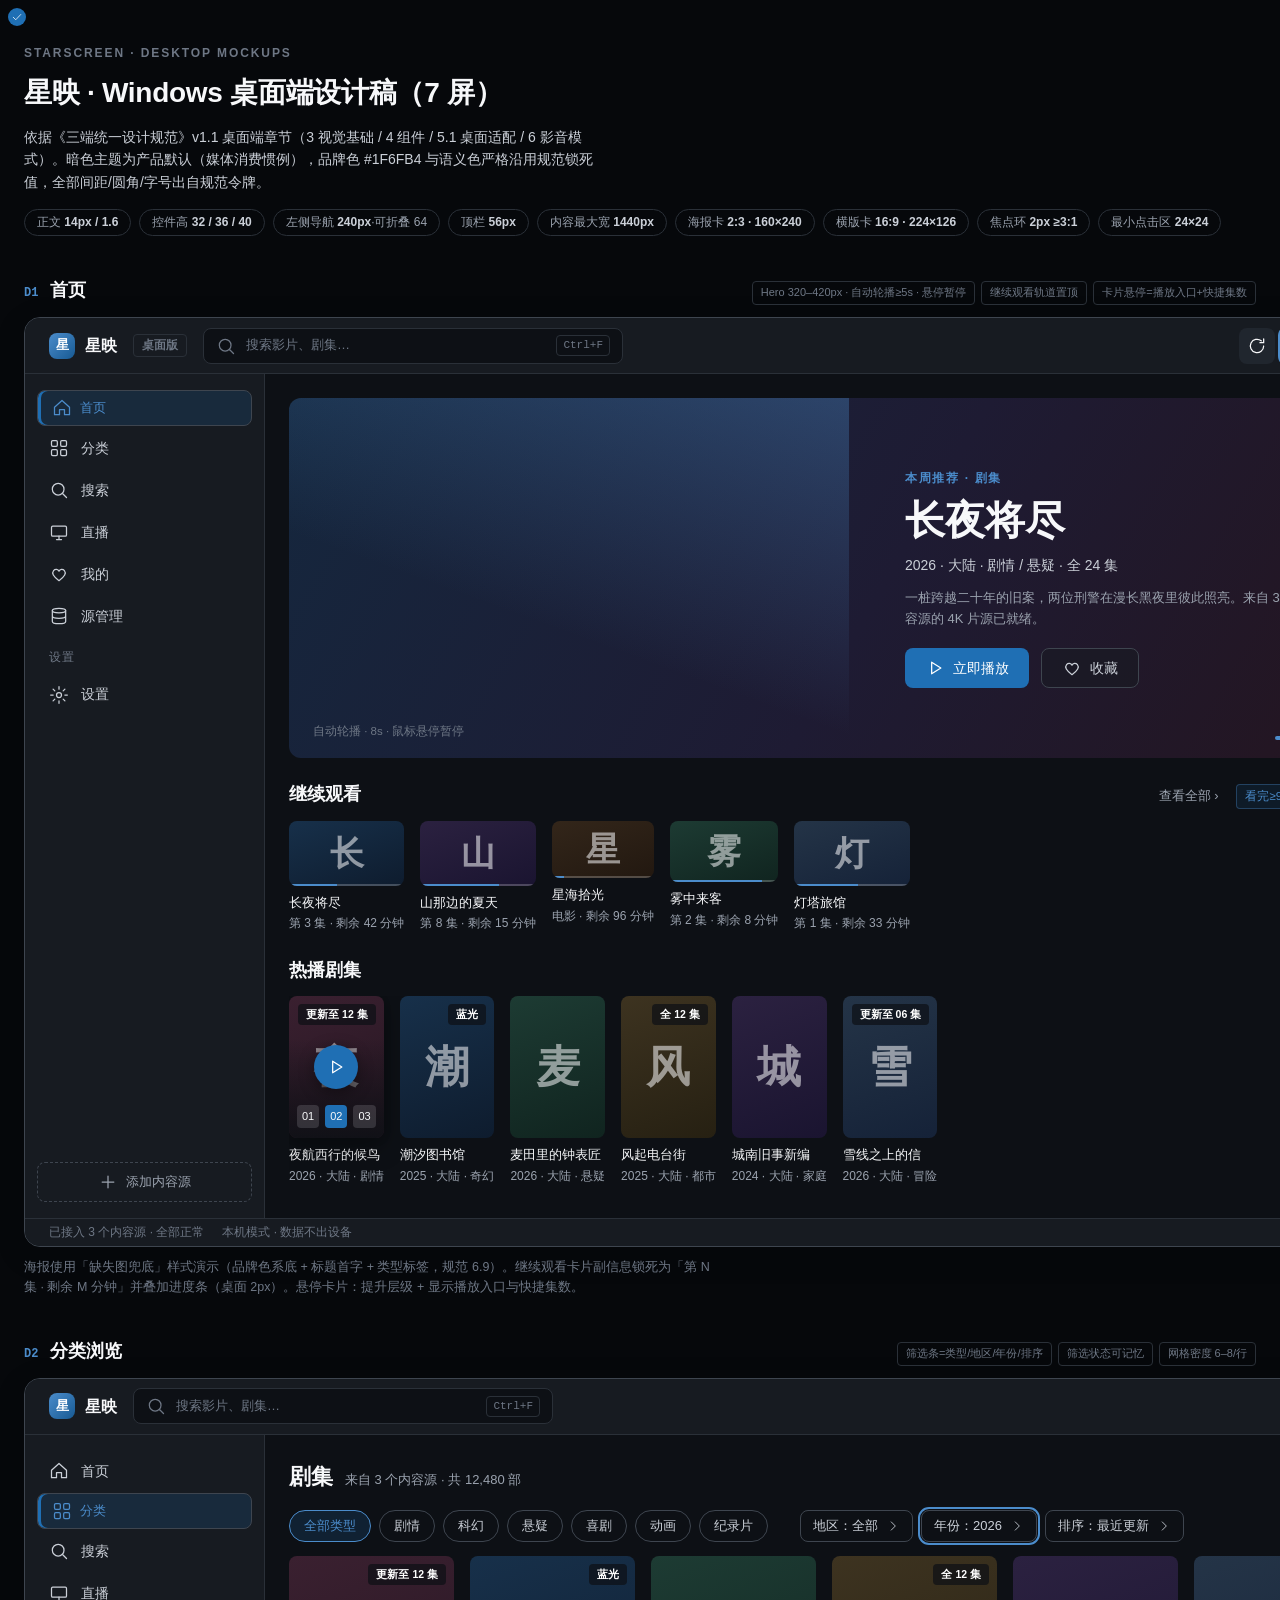
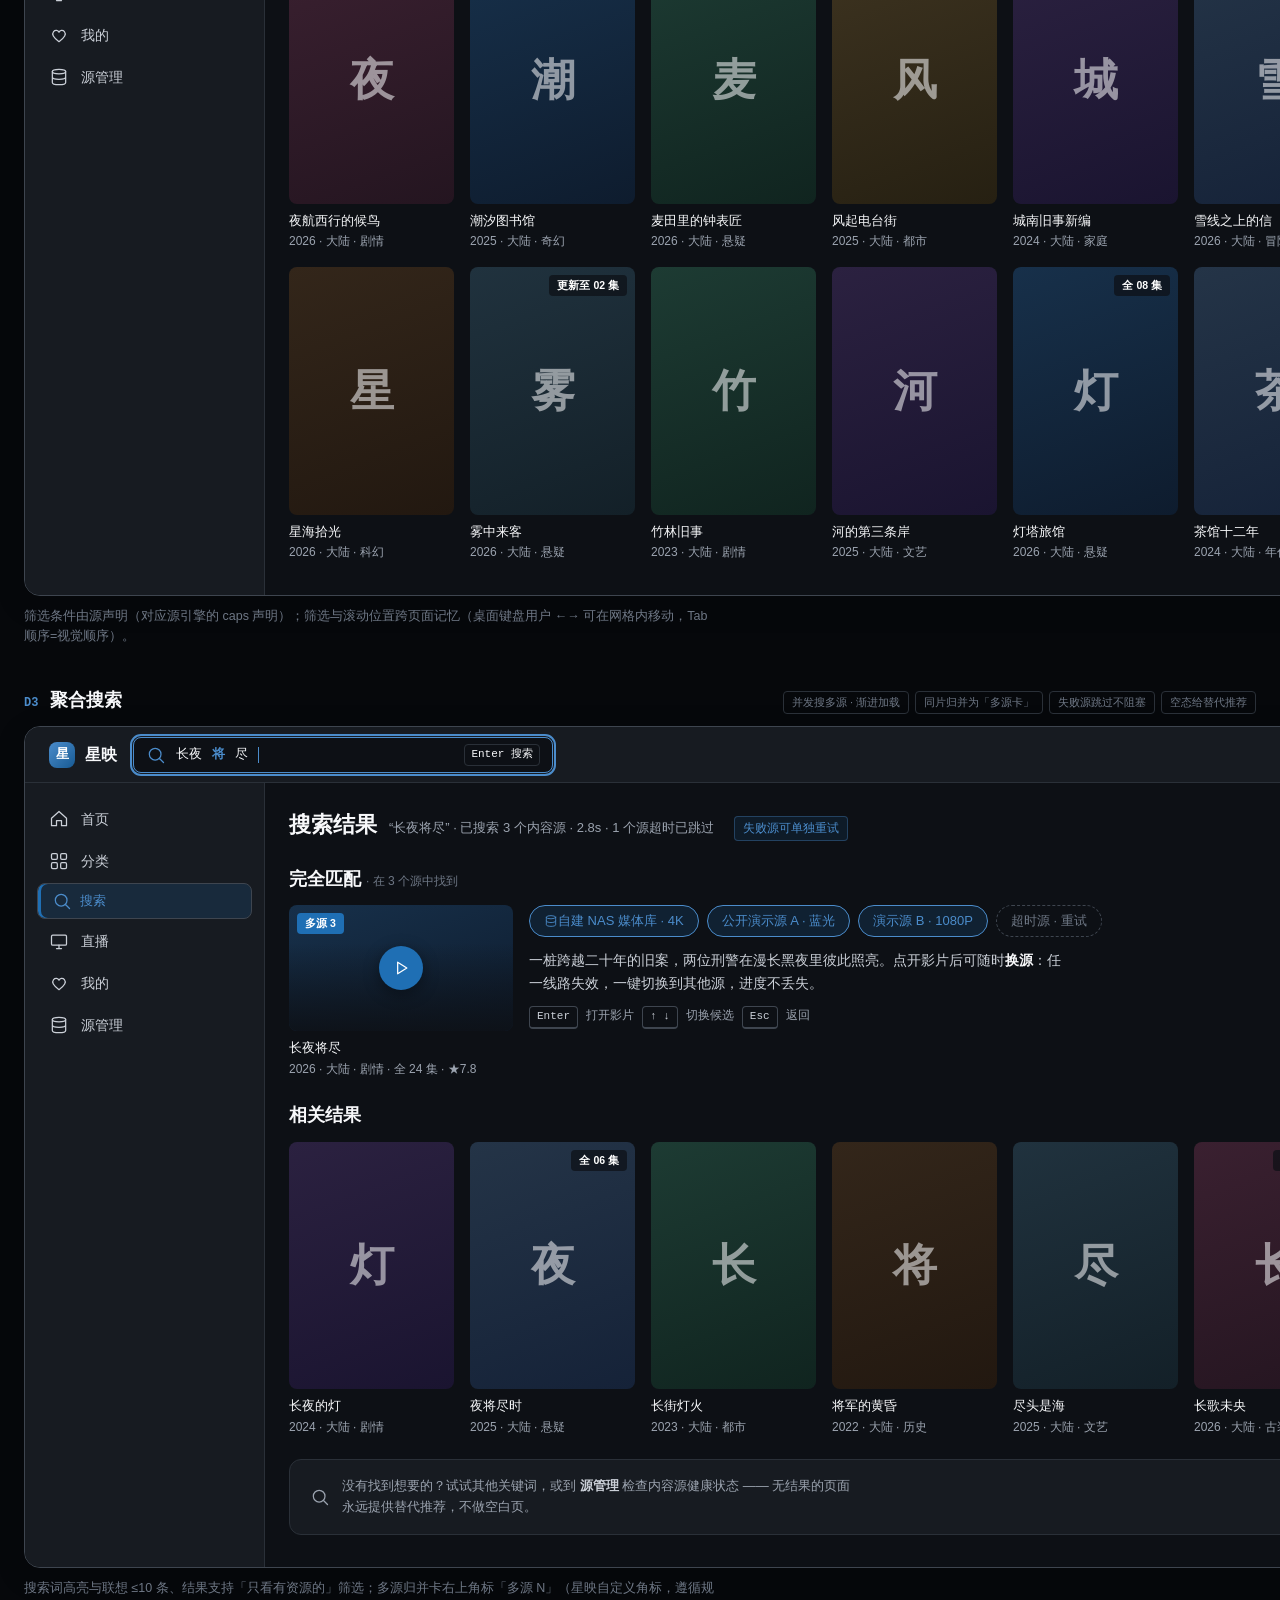
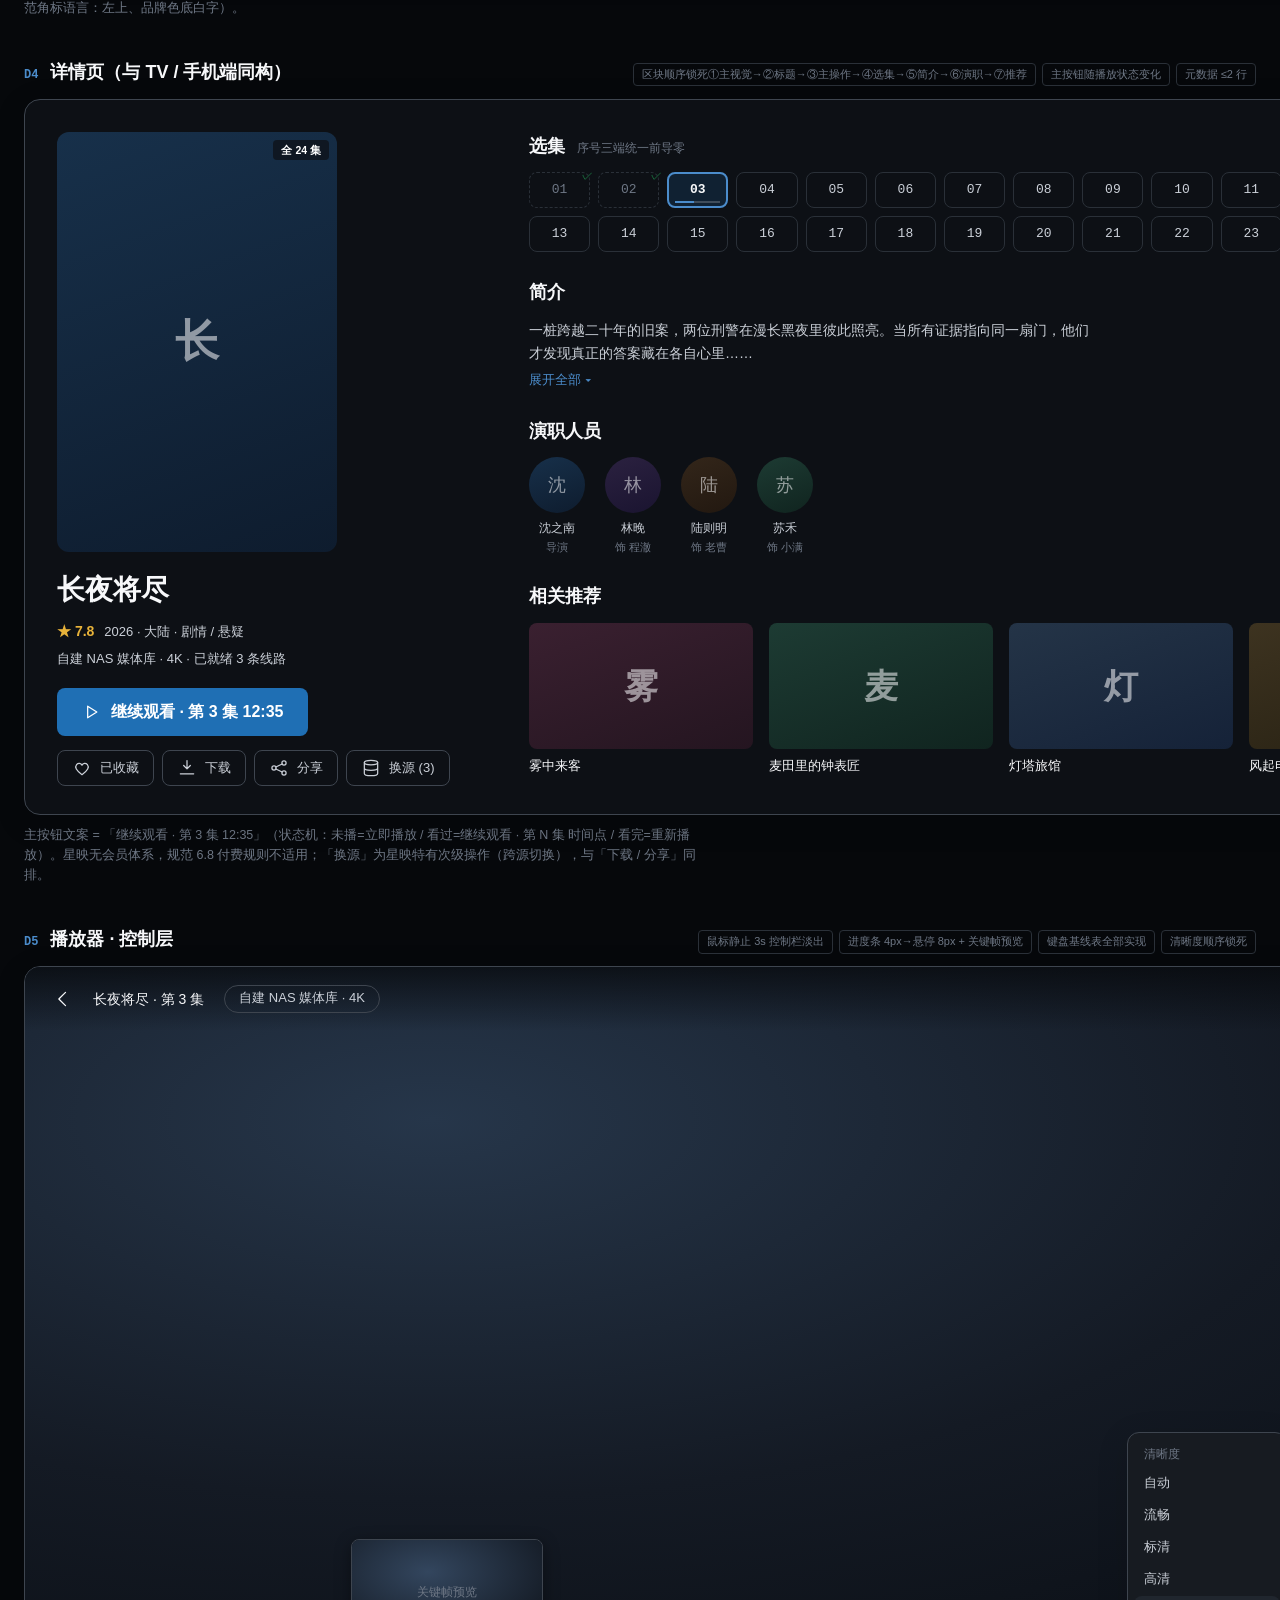
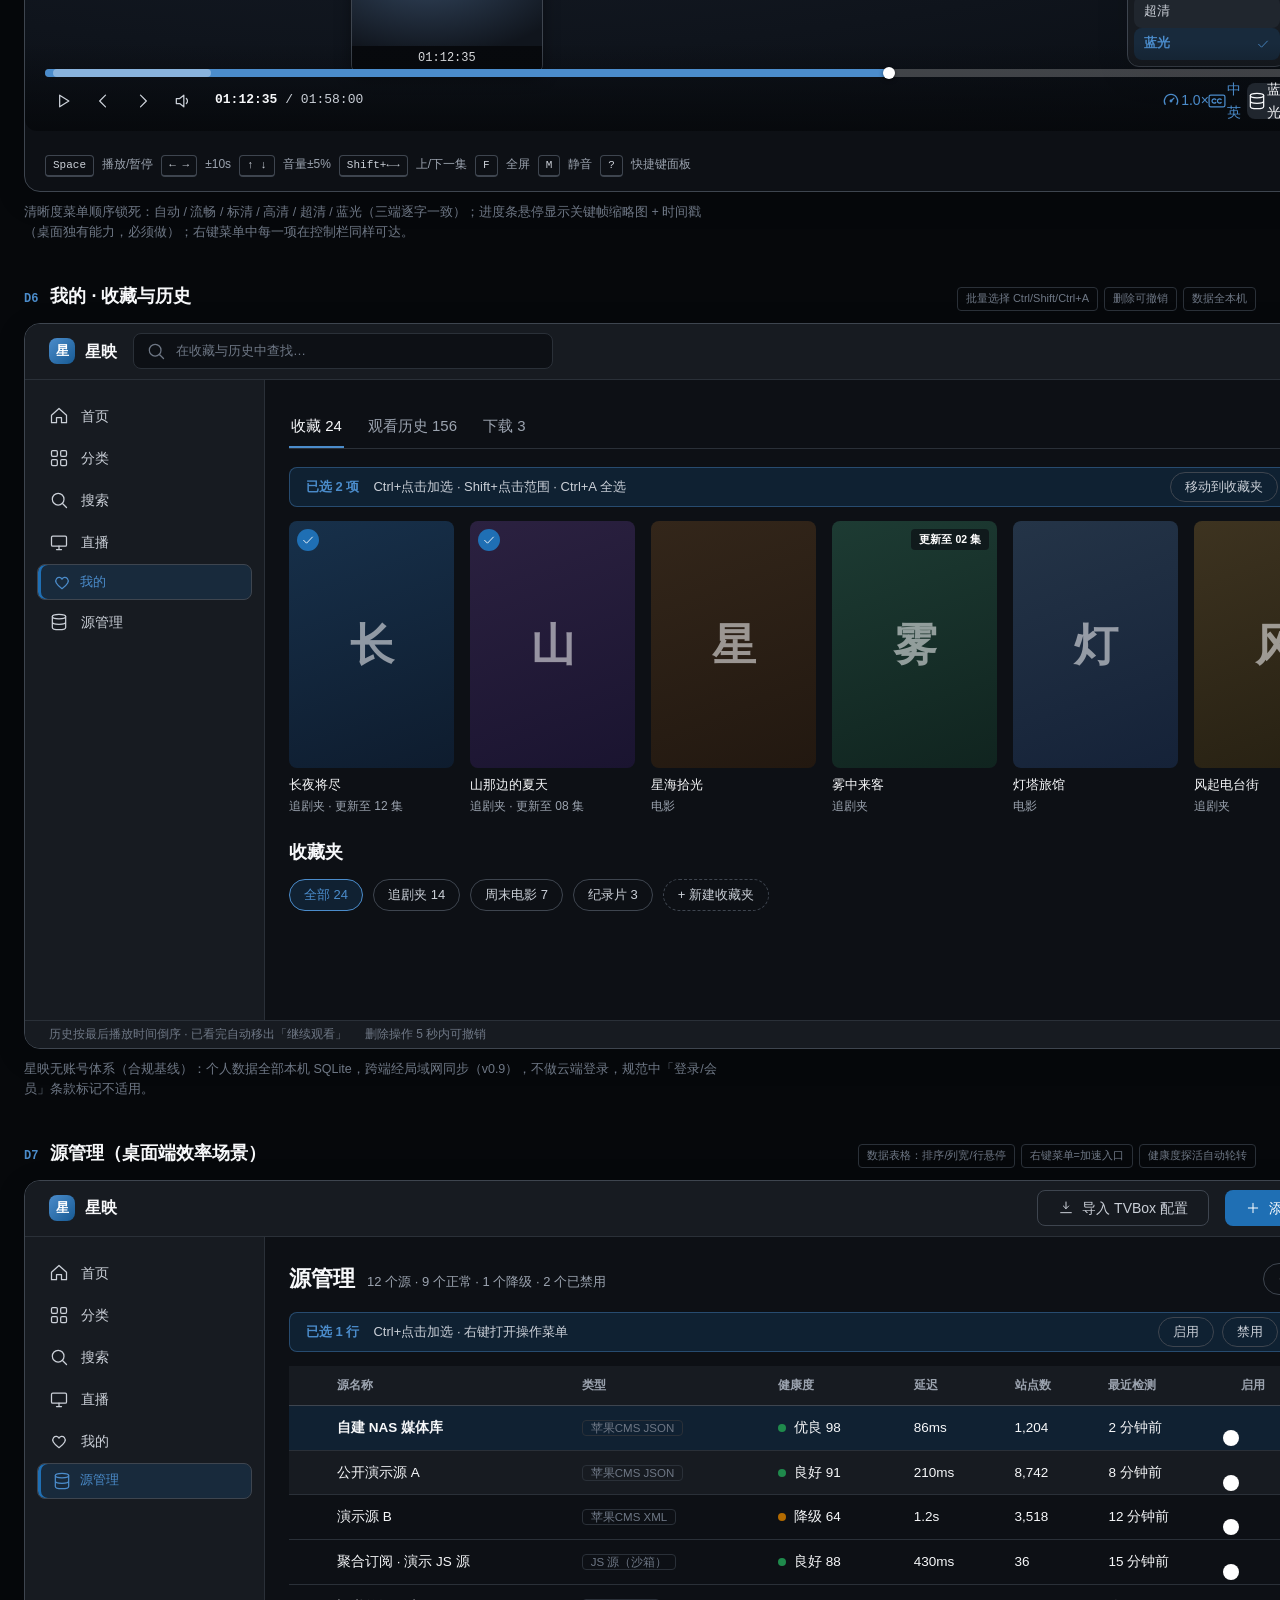
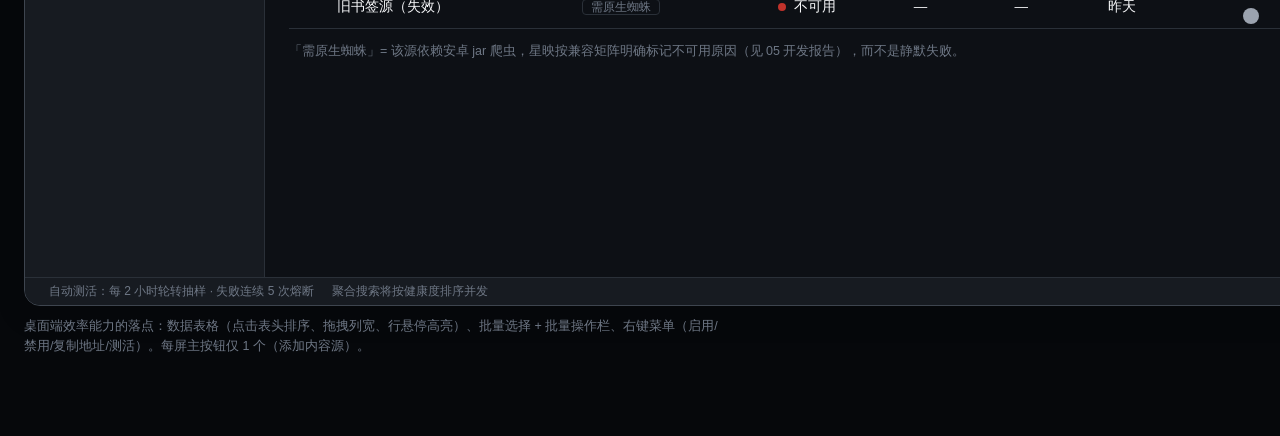
<file: design/ui/desktop.html>
<!DOCTYPE html>
<html lang="zh-CN">
<head>
<meta charset="UTF-8">
<title>星映 · Windows 桌面端 UI 设计稿</title>
<style>
/* ============ 桌面端令牌（依据《三端统一设计规范》v1.1 · 暗色主题映射） ============ */
:root{
  --bg-page:#0D1015; --bg-surface:#171B21; --bg-hi:#20262E;
  --line:#2A3038; --line-strong:#3E454F;
  --ink:#F7F8FA; --ink-2:#CBD0D8; --ink-3:#9BA3AF; --ink-4:#6E7785;
  --brand:#1F6FB4; --brand-hi:#4B8CCB; --brand-lo:#175A93;
  --brand-soft:rgba(31,111,180,.18); --focus:#7BABDD;
  --ok:#1F8A4C; --warn:#B26A00; --bad:#C0322B;
  --r-sm:6px; --r-md:8px; --r-lg:12px; --r-xl:16px;
  --fs-body:14px; --fs-b2:13px; --fs-cap:12px; --fs-t3:18px; --fs-t2:22px; --fs-t1:28px;
  --sw:1.5px;
  --dur:200ms; --ease:cubic-bezier(.2,0,0,1);
}
*{box-sizing:border-box;margin:0;padding:0}
body{background:#06080B;color:var(--ink);font-family:"Segoe UI","PingFang SC","Microsoft YaHei",sans-serif;font-size:var(--fs-body);line-height:1.6;padding:44px 24px 80px}
.ic{stroke:currentColor;fill:none;stroke-width:var(--sw);stroke-linecap:round;stroke-linejoin:round;flex:none}
svg.ic{width:20px;height:20px}
.board{max-width:1440px;margin:0 auto}
.bhead{margin-bottom:34px}
.bhead .eyebrow{font-size:12px;letter-spacing:.16em;text-transform:uppercase;color:var(--ink-4);font-weight:600;margin-bottom:8px}
.bhead h1{font-size:28px;font-weight:650;letter-spacing:-.01em}
.bhead .lede{color:var(--ink-2);max-width:76ch;margin-top:10px}
.spec-strip{display:flex;flex-wrap:wrap;gap:8px;margin-top:16px}
.spec-strip span{font-size:12px;color:var(--ink-3);border:1px solid var(--line);border-radius:20px;padding:3px 12px}
.spec-strip b{color:var(--ink-2);font-weight:600}
.frame-label{display:flex;align-items:baseline;gap:12px;margin:40px 0 12px}
.frame-label .no{font-family:Consolas,monospace;font-size:12px;color:var(--brand-hi);font-weight:600}
.frame-label h2{font-size:18px;font-weight:650}
.frame-label .tags{display:flex;gap:6px;margin-left:auto;flex-wrap:wrap}
.frame-label .tags span{font-size:11px;color:var(--ink-4);border:1px solid var(--line);border-radius:4px;padding:2px 8px}
.note{font-size:12.5px;color:var(--ink-4);margin-top:10px;max-width:100ch}
.note b{color:var(--ink-2)}
/* ============ 桌面窗口壳 ============ */
.win{width:1360px;background:var(--bg-page);border:1px solid var(--line-strong);border-radius:var(--r-xl);overflow:hidden;box-shadow:0 8px 32px rgba(0,0,0,.14)}
.topbar{height:56px;display:flex;align-items:center;gap:16px;padding:0 24px;border-bottom:1px solid var(--line);background:var(--bg-surface)}
.logo{display:flex;align-items:center;gap:10px;font-weight:650;font-size:16px}
.logo .mark{width:26px;height:26px;border-radius:8px;background:linear-gradient(135deg,var(--brand-hi),var(--brand-lo));display:flex;align-items:center;justify-content:center;color:#fff;font-size:13px;font-weight:700}
.qbox{width:420px;height:36px;background:var(--bg-page);border:1px solid var(--line);border-radius:var(--r-md);display:flex;align-items:center;gap:10px;padding:0 12px;color:var(--ink-4);font-size:13px}
.qbox .kbd{margin-left:auto;font-family:Consolas,monospace;font-size:11px;border:1px solid var(--line);border-radius:4px;padding:1px 6px}
.ticons{margin-left:auto;display:flex;align-items:center;gap:6px}
.ticon{width:36px;height:36px;border-radius:var(--r-md);display:flex;align-items:center;justify-content:center;color:var(--ink-3)}
.ticon.hov{background:var(--bg-hi);color:var(--ink)}
.ticon.focus{outline:2px solid var(--brand-hi);outline-offset:1px;color:var(--ink)}
.body{display:flex;min-height:640px}
.nav{width:240px;background:var(--bg-surface);border-right:1px solid var(--line);padding:16px 12px;display:flex;flex-direction:column;gap:2px}
.nav .grp{font-size:11.5px;letter-spacing:.1em;color:var(--ink-4);padding:10px 12px 6px}
.nitem{display:flex;align-items:center;gap:12px;height:40px;padding:0 12px;border-radius:var(--r-md);color:var(--ink-2);font-weight:500}
.nitem.hov{background:var(--bg-hi);color:var(--ink)}
.nitem.act{background:var(--brand-soft);color:var(--brand-hi);box-shadow:inset 3px 0 0 var(--brand)}
.nav .add{margin-top:auto;height:40px;border:1px dashed var(--line-strong);border-radius:var(--r-md);display:flex;align-items:center;justify-content:center;gap:8px;color:var(--ink-3);font-size:13px}
.content{flex:1;padding:24px 24px 32px;min-width:0}
.pgh{display:flex;align-items:baseline;gap:12px;margin-bottom:16px}
.pgh h3{font-size:22px;font-weight:650}
.pgh .sub{color:var(--ink-3);font-size:13px}
/* ============ 内容卡片（规范 6.1） ============ */
.rail-h{display:flex;align-items:baseline;gap:10px;margin:22px 0 12px}
.rail-h h4{font-size:18px;font-weight:650}
.rail-h .more{margin-left:auto;font-size:13px;color:var(--ink-3)}
.rail{display:flex;gap:16px;overflow:hidden}
.grid{display:grid;grid-template-columns:repeat(6,1fr);gap:16px}
.pcard{position:relative}
.thumb{aspect-ratio:2/3;border-radius:var(--r-md);position:relative;overflow:hidden}
.lthumb{aspect-ratio:16/9;border-radius:var(--r-md);position:relative;overflow:hidden}
.g1{background:linear-gradient(160deg,#17304A,#0E1C2E)} .g2{background:linear-gradient(160deg,#1D3B33,#10241F)}
.g3{background:linear-gradient(160deg,#33261A,#221810)} .g4{background:linear-gradient(160deg,#2B2140,#1A1430)}
.g5{background:linear-gradient(160deg,#3A2030,#241520)} .g6{background:linear-gradient(160deg,#243447,#152238)}
.g7{background:linear-gradient(160deg,#3D3320,#262012)} .g8{background:linear-gradient(160deg,#20323E,#132028)}
.ch{position:absolute;inset:0;display:flex;align-items:center;justify-content:center;font-size:44px;font-weight:650;color:rgba(247,248,250,.55)}
.lthumb .ch{font-size:34px}
.typ{position:absolute;left:8px;bottom:8px;font-size:10.5px;color:var(--ink-3);background:rgba(13,16,21,.55);border-radius:4px;padding:1px 7px}
.ct{font-size:13px;font-weight:500;margin-top:8px;line-height:1.35;display:-webkit-box;-webkit-line-clamp:2;-webkit-box-orient:vertical;overflow:hidden}
.ci{font-size:12px;color:var(--ink-3);margin-top:3px;white-space:nowrap;overflow:hidden;text-overflow:ellipsis}
.badge{position:absolute;top:8px;font-size:10.5px;font-weight:600;color:#fff;padding:2px 8px;border-radius:4px;line-height:1.6}
.b-r{right:8px;background:rgba(13,16,21,.72)} .b-l{left:8px;background:var(--brand)} .b-live{left:8px;background:var(--bad);display:flex;align-items:center;gap:5px}
.b-live i{width:6px;height:6px;border-radius:50%;background:#fff}
.prog{position:absolute;left:0;right:0;bottom:0;height:2px;background:rgba(255,255,255,.22)}
.prog i{display:block;height:100%;background:var(--brand-hi)}
/* 悬停态：升层级 + 播放入口 + 快捷集数（规范 6.1 桌面交互态） */
.pcard.hov .thumb{box-shadow:0 2px 8px rgba(0,0,0,.08),0 8px 24px rgba(0,0,0,.35)}
.pcard.hov .ovl{position:absolute;inset:0;background:linear-gradient(180deg,rgba(13,16,21,0) 30%,rgba(13,16,21,.86));display:flex;align-items:center;justify-content:center}
.pcard.hov .pbtn{width:44px;height:44px;border-radius:50%;background:var(--brand);display:flex;align-items:center;justify-content:center;color:#fff;box-shadow:0 4px 16px rgba(0,0,0,.4)}
.pcard.hov .eps{position:absolute;left:8px;right:8px;bottom:10px;display:flex;gap:6px}
.pcard.hov .eps span{flex:1;text-align:center;font-size:11px;padding:3px 0;border-radius:4px;background:rgba(247,248,250,.14);color:var(--ink)}
.pcard.hov .eps span.cur{background:var(--brand)}
/* Hero */
.hero{display:flex;gap:24px;border-radius:var(--r-lg);overflow:hidden;background:linear-gradient(120deg,#15273E 0%,#1E1B33 55%,#241520 100%);height:360px;position:relative}
.hero .art{width:560px;align-self:stretch;background:linear-gradient(200deg,rgba(75,140,203,.35),rgba(13,16,21,0) 60%)}
.hero .in{align-self:center;padding:0 32px;max-width:640px}
.hero .k{font-size:12px;letter-spacing:.14em;color:var(--brand-hi);font-weight:600}
.hero h3{font-size:40px;line-height:1.2;font-weight:700;margin:8px 0 10px}
.hero .meta{color:var(--ink-2);font-size:14px}
.hero .desc{color:var(--ink-3);font-size:13px;margin:12px 0 18px;max-width:56ch}
.hbtns{display:flex;gap:12px}
.btn{height:40px;padding:0 20px;border-radius:var(--r-md);display:inline-flex;align-items:center;gap:8px;font-weight:500;font-size:14px}
.btn.pri{background:var(--brand);color:#fff}
.btn.pri.hov{background:var(--brand-hi)}
.btn.sec{border:1px solid var(--line-strong);color:var(--ink-2);background:rgba(23,27,33,.5)}
.dots{position:absolute;right:24px;bottom:18px;display:flex;gap:6px}
.dots i{width:16px;height:4px;border-radius:2px;background:rgba(255,255,255,.28)}
.dots i.on{background:var(--brand-hi)}
.hero .pause-note{position:absolute;left:24px;bottom:18px;font-size:11.5px;color:var(--ink-4)}
/* 通用小件 */
.chip{height:32px;padding:0 14px;border-radius:18px;border:1px solid var(--line-strong);color:var(--ink-2);display:inline-flex;align-items:center;font-size:13px}
.chip.on{background:var(--brand-soft);border-color:var(--brand-hi);color:var(--brand-hi);font-weight:500}
.sel{height:32px;padding:0 12px;border-radius:var(--r-md);border:1px solid var(--line-strong);display:inline-flex;align-items:center;gap:8px;color:var(--ink-2);font-size:13px}
.focus-ring{outline:2px solid var(--brand-hi);outline-offset:1px}
/* 详情 */
.detail{display:flex;gap:32px}
.detail .artbg{position:absolute;inset:0 0 auto;height:300px;background:linear-gradient(180deg,rgba(36,42,54,.5),rgba(13,16,21,0)),linear-gradient(120deg,#15273E,#1E1B33)}
.dl{width:40%}
.dposter{width:280px;aspect-ratio:2/3;border-radius:var(--r-lg);position:relative;overflow:hidden}
.dl h2{font-size:28px;font-weight:700;margin-top:16px}
.score{display:inline-flex;align-items:center;gap:6px;color:#E8B33A;font-weight:600}
.dmeta{color:var(--ink-2);font-size:13px;margin-top:6px}
.playbtn{margin-top:18px;height:48px;padding:0 24px;background:var(--brand);color:#fff;border-radius:var(--r-md);display:inline-flex;align-items:center;gap:10px;font-size:16px;font-weight:600}
.acts{display:flex;gap:8px;margin-top:14px}
.act{height:36px;padding:0 14px;border-radius:var(--r-md);border:1px solid var(--line-strong);color:var(--ink-2);display:inline-flex;align-items:center;gap:8px;font-size:13px}
.dr{flex:1;min-width:0}
.epgrid{display:grid;grid-template-columns:repeat(12,1fr);gap:8px}
.ep{height:36px;border:1px solid var(--line);border-radius:var(--r-md);display:flex;align-items:center;justify-content:center;font-family:Consolas,monospace;font-size:13px;color:var(--ink-2);position:relative}
.ep.done{color:var(--ink-4);border-style:dashed}
.ep.done::after{content:"✓";position:absolute;top:-6px;right:-4px;font-size:11px;color:var(--ok);font-family:initial}
.ep.cur{border:2px solid var(--brand-hi);color:var(--ink);background:var(--brand-soft);font-weight:600}
.ep .pp{position:absolute;left:6px;right:6px;bottom:3px;height:2px;background:rgba(255,255,255,.2)}
.ep .pp i{display:block;height:100%;background:var(--brand-hi)}
.ep.new::before{content:"最新";position:absolute;top:-8px;right:-6px;font-size:10px;background:var(--brand);color:#fff;border-radius:4px;padding:1px 6px;font-family:initial}
.blk{margin-top:26px}
.blk h4{font-size:18px;font-weight:650;margin-bottom:12px}
.blk p{color:var(--ink-2);font-size:14px;max-width:72ch}
.fold{color:var(--brand-hi);font-size:13px;margin-top:6px}
.crew{display:flex;gap:20px}
.crew .p{text-align:center}
.crew .av{width:56px;height:56px;border-radius:50%;display:flex;align-items:center;justify-content:center;font-size:18px;color:rgba(247,248,250,.55);margin-bottom:6px}
.crew .n{font-size:12px;color:var(--ink-2)}
.crew .r{font-size:11px;color:var(--ink-4)}
/* 播放器 */
.player{aspect-ratio:16/9;border-radius:var(--r-lg);background:radial-gradient(120% 90% at 30% 20%,#26364A 0%,#141A24 55%,#0A0E14 100%);position:relative;overflow:hidden}
.pl-top{position:absolute;left:0;right:0;top:0;display:flex;align-items:center;gap:12px;padding:14px 20px;background:linear-gradient(180deg,rgba(6,8,11,.72),rgba(6,8,11,0));font-size:14px}
.pl-top .t{font-weight:500}
.pl-ctl{position:absolute;left:0;right:0;bottom:0;background:linear-gradient(0deg,rgba(6,8,11,.85),rgba(6,8,11,0));padding:26px 20px 12px}
.pbar{height:8px;background:rgba(255,255,255,.22);border-radius:4px;position:relative;margin-bottom:6px}
.pbar i{position:absolute;left:0;top:0;bottom:0;width:64%;background:var(--brand-hi);border-radius:4px}
.pbar b{position:absolute;left:8px;top:0;bottom:0;width:12%;background:rgba(255,255,255,.34);border-radius:4px}
.pbar .knob{position:absolute;left:64%;top:50%;transform:translate(-50%,-50%);width:12px;height:12px;border-radius:50%;background:#fff;box-shadow:0 1px 4px rgba(0,0,0,.5)}
.thumbs{position:absolute;left:24%;bottom:58px;width:192px;border-radius:var(--r-md);overflow:hidden;border:1px solid var(--line-strong);box-shadow:0 4px 16px rgba(0,0,0,.4)}
.thumbs .tt{aspect-ratio:16/9;background:radial-gradient(80% 80% at 40% 30%,#33465E,#10151D);display:flex;align-items:center;justify-content:center;color:var(--ink-4);font-size:12px}
.thumbs .ts{background:rgba(6,8,11,.85);text-align:center;font-family:Consolas,monospace;font-size:12px;padding:3px}
.tr{display:flex;align-items:center;gap:4px;color:var(--ink-2)}
.tb{width:36px;height:36px;border-radius:var(--r-md);display:flex;align-items:center;justify-content:center}
.tb.hov{background:var(--bg-hi);color:var(--ink)}
.tb.on{color:var(--brand-hi)}
.ptime{font-family:Consolas,monospace;font-size:13px;color:var(--ink-2);margin:0 10px}
.ptime b{color:var(--ink);font-weight:600}
.pl-r{margin-left:auto;display:flex}
/* 清晰度菜单（顺序锁死） */
.qmenu{position:absolute;right:96px;bottom:64px;width:160px;background:var(--bg-surface);border:1px solid var(--line-strong);border-radius:var(--r-lg);padding:6px;box-shadow:0 8px 32px rgba(0,0,0,.14)}
.qmenu .qh{font-size:11.5px;color:var(--ink-4);padding:6px 10px 4px}
.qmenu .qi{height:32px;display:flex;align-items:center;justify-content:space-between;padding:0 10px;border-radius:var(--r-md);font-size:13px;color:var(--ink-2)}
.qmenu .qi.on{color:var(--brand-hi);background:var(--brand-soft);font-weight:600}
.qmenu .qi.hov{background:var(--bg-hi)}
.kbdrow{display:flex;flex-wrap:wrap;gap:8px;margin-top:10px}
.kbdrow span{font-size:12px;color:var(--ink-3)}
.kbdrow kbd{font-family:Consolas,monospace;font-size:11px;border:1px solid var(--line-strong);border-bottom-width:2px;border-radius:4px;padding:1px 7px;color:var(--ink-2)}
/* 我的 */
.tabs{display:flex;gap:22px;border-bottom:1px solid var(--line);margin-bottom:18px}
.tab{padding:10px 2px;font-size:15px;color:var(--ink-3);font-weight:500}
.tab.on{color:var(--ink);box-shadow:inset 0 -2px 0 var(--brand-hi)}
.batchbar{height:40px;background:var(--brand-soft);border:1px solid rgba(75,140,203,.4);border-radius:var(--r-md);display:flex;align-items:center;gap:14px;padding:0 16px;font-size:13px;color:var(--ink-2);margin-bottom:14px}
.batchbar b{color:var(--brand-hi)}
.batchbar .ops{margin-left:auto;display:flex;gap:8px}
.sel-ring{position:absolute;left:8px;top:8px;width:22px;height:22px;border-radius:50%;background:var(--brand);display:flex;align-items:center;justify-content:center;color:#fff}
/* 源管理 表格 */
.tbl{width:100%;border-collapse:collapse;font-size:13.5px}
.tbl th{text-align:left;font-size:12px;color:var(--ink-3);font-weight:600;padding:10px 12px;border-bottom:1px solid var(--line-strong);background:var(--bg-surface)}
.tbl td{padding:11px 12px;border-bottom:1px solid var(--line)}
.tbl tr.sel-row td{background:var(--brand-soft)}
.tbl tr.hov-row td{background:var(--bg-surface)}
.dot{width:8px;height:8px;border-radius:50%;display:inline-block;margin-right:8px}
.tagline{font-size:11.5px;color:var(--ink-4);border:1px solid var(--line);border-radius:4px;padding:1px 8px}
.switch{width:36px;height:20px;border-radius:10px;background:var(--line-strong);position:relative}
.switch i{position:absolute;left:2px;top:2px;width:16px;height:16px;border-radius:50%;background:var(--ink-3)}
.switch.on{background:var(--brand)}
.switch.on i{left:auto;right:2px;background:#fff}
.statusbar{height:28px;border-top:1px solid var(--line);background:var(--bg-surface);display:flex;align-items:center;gap:18px;padding:0 24px;font-size:12px;color:var(--ink-4)}
/* 画板注释 */
.ann{display:inline-flex;align-items:center;gap:6px;font-size:11.5px;color:var(--brand-hi);background:rgba(31,111,180,.12);border:1px solid rgba(75,140,203,.35);border-radius:4px;padding:2px 8px;margin-left:8px;vertical-align:2px}
</style>
</head>
<body>
<div class="board">
  <svg width="0" height="0" style="position:absolute"><defs>
    <symbol id="i-home" viewBox="0 0 24 24"><path d="M3 11 12 3l9 8v9h-6v-6h-6v6H3z"/></symbol>
    <symbol id="i-grid" viewBox="0 0 24 24"><rect x="3" y="3" width="7" height="7" rx="1.5"/><rect x="14" y="3" width="7" height="7" rx="1.5"/><rect x="3" y="14" width="7" height="7" rx="1.5"/><rect x="14" y="14" width="7" height="7" rx="1.5"/></symbol>
    <symbol id="i-search" viewBox="0 0 24 24"><circle cx="11" cy="11" r="7"/><path d="m16.5 16.5 4.5 4.5"/></symbol>
    <symbol id="i-user" viewBox="0 0 24 24"><circle cx="12" cy="8" r="4"/><path d="M4 21c1.5-4 5-5 8-5s6.5 1 8 5"/></symbol>
    <symbol id="i-cog" viewBox="0 0 24 24"><circle cx="12" cy="12" r="3"/><path d="M12 2v3M12 19v3M2 12h3M19 12h3M4.9 4.9 7 7M17 17l2.1 2.1M19.1 4.9 17 7M7 17l-2.1 2.1"/></symbol>
    <symbol id="i-play" viewBox="0 0 24 24"><path d="M8 5v14l11-7z"/></symbol>
    <symbol id="i-back" viewBox="0 0 24 24"><path d="M15 4 7 12l8 8"/></symbol>
    <symbol id="i-heart" viewBox="0 0 24 24"><path d="M12 20C5 15 3 11 5.5 8 7.5 5.7 11 6.3 12 8.6 13 6.3 16.5 5.7 18.5 8 21 11 19 15 12 20Z"/></symbol>
    <symbol id="i-dl" viewBox="0 0 24 24"><path d="M12 3v10M8 9l4 4 4-4M4 19h16"/></symbol>
    <symbol id="i-share" viewBox="0 0 24 24"><circle cx="6" cy="12" r="2.5"/><circle cx="18" cy="6" r="2.5"/><circle cx="18" cy="18" r="2.5"/><path d="m8.2 10.8 7.6-3.6M8.2 13.2l7.6 3.6"/></symbol>
    <symbol id="i-cast" viewBox="0 0 24 24"><rect x="3" y="5" width="18" height="12" rx="1.5"/><path d="M9 21h6M12 17v4"/></symbol>
    <symbol id="i-pip" viewBox="0 0 24 24"><rect x="2.5" y="4.5" width="19" height="15" rx="2"/><rect x="12" y="12" width="7" height="5.5" rx="1"/></symbol>
    <symbol id="i-cc" viewBox="0 0 24 24"><rect x="2.5" y="5" width="19" height="14" rx="2"/><path d="M10.5 10.2a2.6 2.6 0 1 0 0 3.6M17 10.2a2.6 2.6 0 1 0 0 3.6"/></symbol>
    <symbol id="i-speed" viewBox="0 0 24 24"><path d="M5 16a8 8 0 1 1 14 0"/><path d="m12 12 3.5-3.5"/><circle cx="12" cy="12" r="1"/></symbol>
    <symbol id="i-vol" viewBox="0 0 24 24"><path d="M4 9v6h4l5 4V5L8 9H4z"/><path d="M16 9a4 4 0 0 1 0 6"/></symbol>
    <symbol id="i-full" viewBox="0 0 24 24"><path d="M4 9V4h5M20 9V4h-5M4 15v5h5M20 15v5h-5"/></symbol>
    <symbol id="i-db" viewBox="0 0 24 24"><ellipse cx="12" cy="5.5" rx="8" ry="2.7"/><path d="M4 5.5v13c0 1.5 3.6 2.7 8 2.7s8-1.2 8-2.7v-13M4 12c0 1.5 3.6 2.7 8 2.7s8-1.2 8-2.7"/></symbol>
    <symbol id="i-refresh" viewBox="0 0 24 24"><path d="M20 12a8 8 0 1 1-2.9-6.2"/><path d="M20 3.5V8h-4.5"/></symbol>
    <symbol id="i-check" viewBox="0 0 24 24"><path d="m4.5 12.5 5 5L19.5 7"/></symbol>
    <symbol id="i-more" viewBox="0 0 24 24"><path d="M5 12h.01M12 12h.01M19 12h.01" stroke-width="3"/></symbol>
    <symbol id="i-chev" viewBox="0 0 24 24"><path d="m9 5 7 7-7 7"/></symbol>
    <symbol id="i-clock" viewBox="0 0 24 24"><circle cx="12" cy="12" r="8.5"/><path d="M12 7v5l3.5 2"/></symbol>
    <symbol id="i-plus" viewBox="0 0 24 24"><path d="M12 5v14M5 12h14"/></symbol>
  </defs></svg>

  <header class="bhead">
    <p class="eyebrow">StarScreen · Desktop Mockups</p>
    <h1>星映 · Windows 桌面端设计稿（7 屏）</h1>
    <p class="lede">依据《三端统一设计规范》v1.1 桌面端章节（3 视觉基础 / 4 组件 / 5.1 桌面适配 / 6 影音模式）。暗色主题为产品默认（媒体消费惯例），品牌色 #1F6FB4 与语义色严格沿用规范锁死值，全部间距/圆角/字号出自规范令牌。</p>
    <div class="spec-strip">
      <span>正文 <b>14px / 1.6</b></span><span>控件高 <b>32 / 36 / 40</b></span><span>左侧导航 <b>240px</b>·可折叠 64</span><span>顶栏 <b>56px</b></span><span>内容最大宽 <b>1440px</b></span><span>海报卡 <b>2:3 · 160×240</b></span><span>横版卡 <b>16:9 · 224×126</b></span><span>焦点环 <b>2px ≥3:1</b></span><span>最小点击区 <b>24×24</b></span>
    </div>
  </header>

  <!-- ================= D1 首页 ================= -->
  <div class="frame-label"><span class="no">D1</span><h2>首页</h2>
    <div class="tags"><span>Hero 320–420px · 自动轮播≥5s · 悬停暂停</span><span>继续观看轨道置顶</span><span>卡片悬停=播放入口+快捷集数</span></div>
  </div>
  <div class="win">
    <div class="topbar">
      <div class="logo"><span class="mark">星</span>星映 <span class="tagline" style="margin-left:6px">桌面版</span></div>
      <div class="qbox"><svg class="ic"><use href="#i-search"/></svg>搜索影片、剧集…<span class="kbd">Ctrl+F</span></div>
      <div class="ticons">
        <div class="ticon hov"><svg class="ic"><use href="#i-refresh"/></svg></div>
        <div class="ticon focus"><svg class="ic"><use href="#i-cog"/></svg></div>
        <div class="ticon"><svg class="ic"><use href="#i-user"/></svg></div>
      </div>
    </div>
    <div class="body">
      <nav class="nav">
        <div class="nitem act"><svg class="ic"><use href="#i-home"/></svg>首页</div>
        <div class="nitem"><svg class="ic"><use href="#i-grid"/></svg>分类</div>
        <div class="nitem"><svg class="ic"><use href="#i-search"/></svg>搜索</div>
        <div class="nitem"><svg class="ic"><use href="#i-cast"/></svg>直播</div>
        <div class="nitem"><svg class="ic"><use href="#i-heart"/></svg>我的</div>
        <div class="nitem"><svg class="ic"><use href="#i-db"/></svg>源管理</div>
        <div class="grp">设置</div>
        <div class="nitem"><svg class="ic"><use href="#i-cog"/></svg>设置</div>
        <div class="add"><svg class="ic"><use href="#i-plus"/></svg>添加内容源</div>
      </nav>
      <main class="content">
        <div class="hero">
          <div class="art"></div>
          <div class="in">
            <div class="k">本周推荐 · 剧集</div>
            <h3>长夜将尽</h3>
            <div class="meta">2026 · 大陆 · 剧情 / 悬疑 · 全 24 集</div>
            <p class="desc">一桩跨越二十年的旧案，两位刑警在漫长黑夜里彼此照亮。来自 3 个内容源的 4K 片源已就绪。</p>
            <div class="hbtns">
              <span class="btn pri"><svg class="ic"><use href="#i-play"/></svg>立即播放</span>
              <span class="btn sec"><svg class="ic"><use href="#i-heart"/></svg>收藏</span>
            </div>
          </div>
          <div class="dots"><i class="on"></i><i></i><i></i></div>
          <div class="pause-note">自动轮播 · 8s · 鼠标悬停暂停</div>
        </div>
        <div class="rail-h"><h4>继续观看</h4><span class="more">查看全部 ›</span><span class="ann">看完≥90% 自动移出</span></div>
        <div class="rail">
          <div class="pcard"><div class="lthumb g1"><span class="ch">长</span><div class="prog"><i style="width:42%"></i></div></div><div class="ct">长夜将尽</div><div class="ci">第 3 集 · 剩余 42 分钟</div></div>
          <div class="pcard"><div class="lthumb g4"><span class="ch">山</span><div class="prog"><i style="width:68%"></i></div></div><div class="ct">山那边的夏天</div><div class="ci">第 8 集 · 剩余 15 分钟</div></div>
          <div class="pcard"><div class="lthumb g3"><span class="ch">星</span><div class="prog"><i style="width:12%"></i></div></div><div class="ct">星海拾光</div><div class="ci">电影 · 剩余 96 分钟</div></div>
          <div class="pcard"><div class="lthumb g2"><span class="ch">雾</span><div class="prog"><i style="width:85%"></i></div></div><div class="ct">雾中来客</div><div class="ci">第 2 集 · 剩余 8 分钟</div></div>
          <div class="pcard"><div class="lthumb g6"><span class="ch">灯</span><div class="prog"><i style="width:55%"></i></div></div><div class="ct">灯塔旅馆</div><div class="ci">第 1 集 · 剩余 33 分钟</div></div>
        </div>
        <div class="rail-h"><h4>热播剧集</h4><span class="more">更多 ›</span></div>
        <div class="rail">
          <div class="pcard hov"><div class="thumb g5"><span class="ch">夜</span><span class="badge b-r">更新至 12 集</span><div class="ovl"><span class="pbtn"><svg class="ic"><use href="#i-play"/></svg></span><div class="eps"><span>01</span><span class="cur">02</span><span>03</span></div></div></div><div class="ct">夜航西行的候鸟</div><div class="ci">2026 · 大陆 · 剧情</div></div>
          <div class="pcard"><div class="thumb g1"><span class="ch">潮</span><span class="badge b-r">蓝光</span></div><div class="ct">潮汐图书馆</div><div class="ci">2025 · 大陆 · 奇幻</div></div>
          <div class="pcard"><div class="thumb g2"><span class="ch">麦</span></div><div class="ct">麦田里的钟表匠</div><div class="ci">2026 · 大陆 · 悬疑</div></div>
          <div class="pcard"><div class="thumb g7"><span class="ch">风</span><span class="badge b-r">全 12 集</span></div><div class="ct">风起电台街</div><div class="ci">2025 · 大陆 · 都市</div></div>
          <div class="pcard"><div class="thumb g4"><span class="ch">城</span></div><div class="ct">城南旧事新编</div><div class="ci">2024 · 大陆 · 家庭</div></div>
          <div class="pcard"><div class="thumb g6"><span class="ch">雪</span><span class="badge b-r">更新至 06 集</span></div><div class="ct">雪线之上的信</div><div class="ci">2026 · 大陆 · 冒险</div></div>
        </div>
      </main>
    </div>
    <div class="statusbar"><span>已接入 3 个内容源 · 全部正常</span><span>本机模式 · 数据不出设备</span></div>
  </div>
  <p class="note">海报使用「缺失图兜底」样式演示（品牌色系底 + 标题首字 + 类型标签，规范 6.9）。继续观看卡片副信息锁死为「第 N 集 · 剩余 M 分钟」并叠加进度条（桌面 2px）。悬停卡片：提升层级 + 显示播放入口与快捷集数。</p>

  <!-- ================= D2 分类 ================= -->
  <div class="frame-label"><span class="no">D2</span><h2>分类浏览</h2>
    <div class="tags"><span>筛选条=类型/地区/年份/排序</span><span>筛选状态可记忆</span><span>网格密度 6–8/行</span></div>
  </div>
  <div class="win">
    <div class="topbar">
      <div class="logo"><span class="mark">星</span>星映</div>
      <div class="qbox"><svg class="ic"><use href="#i-search"/></svg>搜索影片、剧集…<span class="kbd">Ctrl+F</span></div>
    </div>
    <div class="body">
      <nav class="nav">
        <div class="nitem"><svg class="ic"><use href="#i-home"/></svg>首页</div>
        <div class="nitem act"><svg class="ic"><use href="#i-grid"/></svg>分类</div>
        <div class="nitem"><svg class="ic"><use href="#i-search"/></svg>搜索</div>
        <div class="nitem"><svg class="ic"><use href="#i-cast"/></svg>直播</div>
        <div class="nitem"><svg class="ic"><use href="#i-heart"/></svg>我的</div>
        <div class="nitem"><svg class="ic"><use href="#i-db"/></svg>源管理</div>
      </nav>
      <main class="content">
        <div class="pgh"><h3>剧集</h3><span class="sub">来自 3 个内容源 · 共 12,480 部</span></div>
        <div style="display:flex;gap:8px;flex-wrap:wrap;margin-bottom:14px">
          <span class="chip on">全部类型</span><span class="chip">剧情</span><span class="chip">科幻</span><span class="chip">悬疑</span><span class="chip">喜剧</span><span class="chip">动画</span><span class="chip">纪录片</span>
          <span style="width:16px"></span>
          <span class="sel">地区：全部 <svg class="ic" style="width:14px;height:14px"><use href="#i-chev"/></svg></span>
          <span class="sel focus-ring">年份：2026 <svg class="ic" style="width:14px;height:14px"><use href="#i-chev"/></svg></span>
          <span class="sel">排序：最近更新 <svg class="ic" style="width:14px;height:14px"><use href="#i-chev"/></svg></span>
        </div>
        <div class="grid">
          <div class="pcard"><div class="thumb g5"><span class="ch">夜</span><span class="badge b-r">更新至 12 集</span></div><div class="ct">夜航西行的候鸟</div><div class="ci">2026 · 大陆 · 剧情</div></div>
          <div class="pcard"><div class="thumb g1"><span class="ch">潮</span><span class="badge b-r">蓝光</span></div><div class="ct">潮汐图书馆</div><div class="ci">2025 · 大陆 · 奇幻</div></div>
          <div class="pcard"><div class="thumb g2"><span class="ch">麦</span></div><div class="ct">麦田里的钟表匠</div><div class="ci">2026 · 大陆 · 悬疑</div></div>
          <div class="pcard"><div class="thumb g7"><span class="ch">风</span><span class="badge b-r">全 12 集</span></div><div class="ct">风起电台街</div><div class="ci">2025 · 大陆 · 都市</div></div>
          <div class="pcard"><div class="thumb g4"><span class="ch">城</span></div><div class="ct">城南旧事新编</div><div class="ci">2024 · 大陆 · 家庭</div></div>
          <div class="pcard"><div class="thumb g6"><span class="ch">雪</span></div><div class="ct">雪线之上的信</div><div class="ci">2026 · 大陆 · 冒险</div></div>
          <div class="pcard"><div class="thumb g3"><span class="ch">星</span></div><div class="ct">星海拾光</div><div class="ci">2026 · 大陆 · 科幻</div></div>
          <div class="pcard"><div class="thumb g8"><span class="ch">雾</span><span class="badge b-r">更新至 02 集</span></div><div class="ct">雾中来客</div><div class="ci">2026 · 大陆 · 悬疑</div></div>
          <div class="pcard"><div class="thumb g2"><span class="ch">竹</span></div><div class="ct">竹林旧事</div><div class="ci">2023 · 大陆 · 剧情</div></div>
          <div class="pcard"><div class="thumb g4"><span class="ch">河</span></div><div class="ct">河的第三条岸</div><div class="ci">2025 · 大陆 · 文艺</div></div>
          <div class="pcard"><div class="thumb g1"><span class="ch">灯</span><span class="badge b-r">全 08 集</span></div><div class="ct">灯塔旅馆</div><div class="ci">2026 · 大陆 · 悬疑</div></div>
          <div class="pcard"><div class="thumb g6"><span class="ch">茶</span></div><div class="ct">茶馆十二年</div><div class="ci">2024 · 大陆 · 年代</div></div>
        </div>
      </main>
    </div>
  </div>
  <p class="note">筛选条件由源声明（对应源引擎的 caps 声明）；筛选与滚动位置跨页面记忆（桌面键盘用户 ←→ 可在网格内移动，Tab 顺序=视觉顺序）。</p>

  <!-- ================= D3 聚合搜索 ================= -->
  <div class="frame-label"><span class="no">D3</span><h2>聚合搜索</h2>
    <div class="tags"><span>并发搜多源 · 渐进加载</span><span>同片归并为「多源卡」</span><span>失败源跳过不阻塞</span><span>空态给替代推荐</span></div>
  </div>
  <div class="win">
    <div class="topbar">
      <div class="logo"><span class="mark">星</span>星映</div>
      <div class="qbox focus-ring" style="border-color:var(--brand-hi);color:var(--ink)"><svg class="ic" style="color:var(--brand-hi)"><use href="#i-search"/></svg>长夜<b style="color:var(--brand-hi);font-weight:600">将</b>尽<span style="width:1px;height:16px;background:var(--brand-hi)"></span><span class="kbd">Enter 搜索</span></div>
    </div>
    <div class="body">
      <nav class="nav">
        <div class="nitem"><svg class="ic"><use href="#i-home"/></svg>首页</div>
        <div class="nitem"><svg class="ic"><use href="#i-grid"/></svg>分类</div>
        <div class="nitem act"><svg class="ic"><use href="#i-search"/></svg>搜索</div>
        <div class="nitem"><svg class="ic"><use href="#i-cast"/></svg>直播</div>
        <div class="nitem"><svg class="ic"><use href="#i-heart"/></svg>我的</div>
        <div class="nitem"><svg class="ic"><use href="#i-db"/></svg>源管理</div>
      </nav>
      <main class="content">
        <div class="pgh"><h3>搜索结果</h3><span class="sub">“长夜将尽” · 已搜索 3 个内容源 · 2.8s · 1 个源超时已跳过</span><span class="ann">失败源可单独重试</span></div>
        <div class="rail-h"><h4>完全匹配 <span style="font-size:12px;color:var(--ink-4);font-weight:400">· 在 3 个源中找到</span></h4></div>
        <div style="display:flex;gap:16px">
          <div class="pcard hov" style="width:224px"><div class="lthumb g1"><span class="ch">长</span><span class="badge b-l">多源 3</span><div class="ovl"><span class="pbtn"><svg class="ic"><use href="#i-play"/></svg></span></div></div><div class="ct">长夜将尽</div><div class="ci">2026 · 大陆 · 剧情 · 全 24 集 · ★7.8</div></div>
          <div style="flex:1">
            <div style="display:flex;gap:8px;flex-wrap:wrap;margin-bottom:12px">
              <span class="chip on"><svg class="ic" style="width:14px;height:14px"><use href="#i-db"/></svg>自建 NAS 媒体库 · 4K</span>
              <span class="chip on">公开演示源 A · 蓝光</span>
              <span class="chip on">演示源 B · 1080P</span>
              <span class="chip" style="border-style:dashed;color:var(--ink-4)">超时源 · 重试</span>
            </div>
            <p style="color:var(--ink-2);font-size:14px;max-width:70ch">一桩跨越二十年的旧案，两位刑警在漫长黑夜里彼此照亮。点开影片后可随时<b style="color:var(--ink)">换源</b>：任一线路失效，一键切换到其他源，进度不丢失。</p>
            <div class="kbdrow" style="margin-top:12px"><kbd>Enter</kbd><span>打开影片</span><kbd>↑ ↓</kbd><span>切换候选</span><kbd>Esc</kbd><span>返回</span></div>
          </div>
        </div>
        <div class="rail-h"><h4>相关结果</h4></div>
        <div class="grid">
          <div class="pcard"><div class="thumb g4"><span class="ch">灯</span></div><div class="ct">长夜的灯</div><div class="ci">2024 · 大陆 · 剧情</div></div>
          <div class="pcard"><div class="thumb g6"><span class="ch">夜</span><span class="badge b-r">全 06 集</span></div><div class="ct">夜将尽时</div><div class="ci">2025 · 大陆 · 悬疑</div></div>
          <div class="pcard"><div class="thumb g2"><span class="ch">长</span></div><div class="ct">长街灯火</div><div class="ci">2023 · 大陆 · 都市</div></div>
          <div class="pcard"><div class="thumb g3"><span class="ch">将</span></div><div class="ct">将军的黄昏</div><div class="ci">2022 · 大陆 · 历史</div></div>
          <div class="pcard"><div class="thumb g8"><span class="ch">尽</span></div><div class="ct">尽头是海</div><div class="ci">2025 · 大陆 · 文艺</div></div>
          <div class="pcard"><div class="thumb g5"><span class="ch">长</span><span class="badge b-r">更新至 18 集</span></div><div class="ct">长歌未央</div><div class="ci">2026 · 大陆 · 古装</div></div>
        </div>
        <div class="blk" style="margin-top:22px;background:var(--bg-surface);border:1px solid var(--line);border-radius:var(--r-lg);padding:16px 20px;display:flex;gap:12px;align-items:center">
          <svg class="ic" style="color:var(--ink-3)"><use href="#i-search"/></svg>
          <p style="color:var(--ink-3);font-size:13px">没有找到想要的？试试其他关键词，或到 <b style="color:var(--ink-2)">源管理</b> 检查内容源健康状态 —— 无结果的页面永远提供替代推荐，不做空白页。</p>
        </div>
      </main>
    </div>
  </div>
  <p class="note">搜索词高亮与联想 ≤10 条、结果支持「只看有资源的」筛选；多源归并卡右上角标「多源 N」（星映自定义角标，遵循规范角标语言：左上、品牌色底白字）。</p>

  <!-- ================= D4 详情 ================= -->
  <div class="frame-label"><span class="no">D4</span><h2>详情页（与 TV / 手机端同构）</h2>
    <div class="tags"><span>区块顺序锁死①主视觉→②标题→③主操作→④选集→⑤简介→⑥演职→⑦推荐</span><span>主按钮随播放状态变化</span><span>元数据 ≤2 行</span></div>
  </div>
  <div class="win" style="position:relative">
    <div class="artbg"></div>
    <div style="position:relative;display:flex;gap:32px;padding:32px 32px 28px">
      <div class="dl" style="width:34%">
        <div class="dposter g1"><span class="ch">长</span><span class="badge b-r">全 24 集</span></div>
        <h2>长夜将尽</h2>
        <div style="margin-top:8px"><span class="score">★ 7.8</span><span class="dmeta" style="margin-left:10px">2026 · 大陆 · 剧情 / 悬疑</span></div>
        <div class="dmeta">自建 NAS 媒体库 · 4K · 已就绪 3 条线路</div>
        <span class="playbtn"><svg class="ic"><use href="#i-play"/></svg>继续观看 · 第 3 集 12:35</span>
        <div class="acts">
          <span class="act"><svg class="ic"><use href="#i-heart"/></svg>已收藏</span>
          <span class="act"><svg class="ic"><use href="#i-dl"/></svg>下载</span>
          <span class="act"><svg class="ic"><use href="#i-share"/></svg>分享</span>
          <span class="act"><svg class="ic"><use href="#i-db"/></svg>换源 (3)</span>
        </div>
      </div>
      <div class="dr">
        <div class="blk" style="margin-top:0">
          <div style="display:flex;align-items:baseline;gap:12px"><h4>选集</h4><span style="font-size:12px;color:var(--ink-4)">序号三端统一前导零</span></div>
          <div class="epgrid">
            <span class="ep done">01</span><span class="ep done">02</span><span class="ep cur">03<div class="pp"><i style="width:42%"></i></div></span><span class="ep">04</span><span class="ep">05</span><span class="ep">06</span><span class="ep">07</span><span class="ep">08</span><span class="ep">09</span><span class="ep">10</span><span class="ep">11</span><span class="ep new">12</span>
            <span class="ep">13</span><span class="ep">14</span><span class="ep">15</span><span class="ep">16</span><span class="ep">17</span><span class="ep">18</span><span class="ep">19</span><span class="ep">20</span><span class="ep">21</span><span class="ep">22</span><span class="ep">23</span><span class="ep">24</span>
          </div>
        </div>
        <div class="blk"><h4>简介</h4><p>一桩跨越二十年的旧案，两位刑警在漫长黑夜里彼此照亮。当所有证据指向同一扇门，他们才发现真正的答案藏在各自心里……</p><div class="fold">展开全部 ▾</div></div>
        <div class="blk"><h4>演职人员</h4><div class="crew">
          <div class="p"><div class="av g1">沈</div><div class="n">沈之南</div><div class="r">导演</div></div>
          <div class="p"><div class="av g4">林</div><div class="n">林晚</div><div class="r">饰 程澈</div></div>
          <div class="p"><div class="av g3">陆</div><div class="n">陆则明</div><div class="r">饰 老曹</div></div>
          <div class="p"><div class="av g2">苏</div><div class="n">苏禾</div><div class="r">饰 小满</div></div>
        </div></div>
        <div class="blk"><h4>相关推荐</h4><div class="rail">
          <div class="pcard"><div class="lthumb g5" style="width:224px"><span class="ch">雾</span></div><div class="ct">雾中来客</div></div>
          <div class="pcard"><div class="lthumb g2" style="width:224px"><span class="ch">麦</span></div><div class="ct">麦田里的钟表匠</div></div>
          <div class="pcard"><div class="lthumb g6" style="width:224px"><span class="ch">灯</span></div><div class="ct">灯塔旅馆</div></div>
          <div class="pcard"><div class="lthumb g7" style="width:224px"><span class="ch">风</span></div><div class="ct">风起电台街</div></div>
        </div></div>
      </div>
    </div>
  </div>
  <p class="note">主按钮文案 = 「继续观看 · 第 3 集 12:35」（状态机：未播=立即播放 / 看过=继续观看 · 第 N 集 时间点 / 看完=重新播放）。星映无会员体系，规范 6.8 付费规则不适用；「换源」为星映特有次级操作（跨源切换），与「下载 / 分享」同排。</p>

  <!-- ================= D5 播放器 ================= -->
  <div class="frame-label"><span class="no">D5</span><h2>播放器 · 控制层</h2>
    <div class="tags"><span>鼠标静止 3s 控制栏淡出</span><span>进度条 4px→悬停 8px + 关键帧预览</span><span>键盘基线表全部实现</span><span>清晰度顺序锁死</span></div>
  </div>
  <div class="win">
    <div class="player">
      <div class="pl-top">
        <span class="tb"><svg class="ic"><use href="#i-back"/></svg></span>
        <span class="t">长夜将尽 · 第 3 集</span>
        <span class="chip" style="height:28px;margin-left:8px">自建 NAS 媒体库 · 4K</span>
        <span style="margin-left:auto"></span>
        <span class="tb"><svg class="ic"><use href="#i-db"/></svg></span>
        <span class="tb hov"><svg class="ic"><use href="#i-more"/></svg></span>
      </div>
      <div class="thumbs"><div class="tt">关键帧预览</div><div class="ts">01:12:35</div></div>
      <div class="qmenu">
        <div class="qh">清晰度</div>
        <div class="qi">自动</div><div class="qi">流畅</div><div class="qi">标清</div><div class="qi">高清</div><div class="qi hov">超清</div><div class="qi on">蓝光 <svg class="ic" style="width:14px;height:14px"><use href="#i-check"/></svg></div>
      </div>
      <div class="pl-ctl">
        <div class="pbar"><i></i><b></b><span class="knob"></span></div>
        <div class="tr">
          <span class="tb"><svg class="ic"><use href="#i-play"/></svg></span>
          <span class="tb"><svg class="ic" style="transform:rotate(180deg)"><use href="#i-chev"/></svg></span>
          <span class="tb"><svg class="ic"><use href="#i-chev"/></svg></span>
          <span class="tb"><svg class="ic"><use href="#i-vol"/></svg></span>
          <span class="ptime"><b>01:12:35</b> / 01:58:00</span>
          <span style="flex:1"></span>
          <span class="tb on"><svg class="ic"><use href="#i-speed"/></svg>1.0×</span>
          <span class="tb on"><svg class="ic"><use href="#i-cc"/></svg>中英</span>
          <span class="tb hov"><svg class="ic"><use href="#i-db"/></svg>蓝光</span>
          <span class="tb"><svg class="ic"><use href="#i-pip"/></svg></span>
          <span class="tb"><svg class="ic"><use href="#i-full"/></svg></span>
        </div>
      </div>
    </div>
    <div class="kbdrow" style="padding:14px 20px">
      <kbd>Space</kbd><span>播放/暂停</span><kbd>← →</kbd><span>±10s</span><kbd>↑ ↓</kbd><span>音量±5%</span><kbd>Shift+←→</kbd><span>上/下一集</span><kbd>F</kbd><span>全屏</span><kbd>M</kbd><span>静音</span><kbd>?</kbd><span>快捷键面板</span>
    </div>
  </div>
  <p class="note">清晰度菜单顺序锁死：自动 / 流畅 / 标清 / 高清 / 超清 / 蓝光（三端逐字一致）；进度条悬停显示关键帧缩略图 + 时间戳（桌面独有能力，必须做）；右键菜单中每一项在控制栏同样可达。</p>

  <!-- ================= D6 我的 ================= -->
  <div class="frame-label"><span class="no">D6</span><h2>我的 · 收藏与历史</h2>
    <div class="tags"><span>批量选择 Ctrl/Shift/Ctrl+A</span><span>删除可撤销</span><span>数据全本机</span></div>
  </div>
  <div class="win">
    <div class="topbar">
      <div class="logo"><span class="mark">星</span>星映</div>
      <div class="qbox"><svg class="ic"><use href="#i-search"/></svg>在收藏与历史中查找…</div>
    </div>
    <div class="body">
      <nav class="nav">
        <div class="nitem"><svg class="ic"><use href="#i-home"/></svg>首页</div>
        <div class="nitem"><svg class="ic"><use href="#i-grid"/></svg>分类</div>
        <div class="nitem"><svg class="ic"><use href="#i-search"/></svg>搜索</div>
        <div class="nitem"><svg class="ic"><use href="#i-cast"/></svg>直播</div>
        <div class="nitem act"><svg class="ic"><use href="#i-heart"/></svg>我的</div>
        <div class="nitem"><svg class="ic"><use href="#i-db"/></svg>源管理</div>
      </nav>
      <main class="content">
        <div class="tabs"><span class="tab on">收藏 24</span><span class="tab">观看历史 156</span><span class="tab">下载 3</span></div>
        <div class="batchbar"><b>已选 2 项</b><span>Ctrl+点击加选 · Shift+点击范围 · Ctrl+A 全选</span>
          <span class="ops"><span class="chip" style="height:30px">移动到收藏夹</span><span class="chip" style="height:30px;border-color:rgba(192,50,43,.5);color:#E08884">删除</span></span>
        </div>
        <div class="grid">
          <div class="pcard"><div class="thumb g1"><span class="sel-ring"><svg class="ic" style="width:14px;height:14px"><use href="#i-check"/></svg></span><span class="ch">长</span></div><div class="ct">长夜将尽</div><div class="ci">追剧夹 · 更新至 12 集</div></div>
          <div class="pcard"><div class="thumb g4"><span class="sel-ring"><svg class="ic" style="width:14px;height:14px"><use href="#i-check"/></svg></span><span class="ch">山</span></div><div class="ct">山那边的夏天</div><div class="ci">追剧夹 · 更新至 08 集</div></div>
          <div class="pcard"><div class="thumb g3"><span class="ch">星</span></div><div class="ct">星海拾光</div><div class="ci">电影</div></div>
          <div class="pcard"><div class="thumb g2"><span class="ch">雾</span><span class="badge b-r">更新至 02 集</span></div><div class="ct">雾中来客</div><div class="ci">追剧夹</div></div>
          <div class="pcard"><div class="thumb g6"><span class="ch">灯</span></div><div class="ct">灯塔旅馆</div><div class="ci">电影</div></div>
          <div class="pcard"><div class="thumb g7"><span class="ch">风</span></div><div class="ct">风起电台街</div><div class="ci">追剧夹</div></div>
        </div>
        <div class="blk" style="margin-top:22px"><h4>收藏夹</h4>
          <div style="display:flex;gap:10px">
            <span class="chip on">全部 24</span><span class="chip">追剧夹 14</span><span class="chip">周末电影 7</span><span class="chip">纪录片 3</span><span class="chip" style="border-style:dashed">+ 新建收藏夹</span>
          </div>
        </div>
      </main>
    </div>
    <div class="statusbar"><span>历史按最后播放时间倒序 · 已看完自动移出「继续观看」</span><span>删除操作 5 秒内可撤销</span></div>
  </div>
  <p class="note">星映无账号体系（合规基线）：个人数据全部本机 SQLite，跨端经局域网同步（v0.9），不做云端登录，规范中「登录/会员」条款标记不适用。</p>

  <!-- ================= D7 源管理 ================= -->
  <div class="frame-label"><span class="no">D7</span><h2>源管理（桌面端效率场景）</h2>
    <div class="tags"><span>数据表格：排序/列宽/行悬停</span><span>右键菜单=加速入口</span><span>健康度探活自动轮转</span></div>
  </div>
  <div class="win">
    <div class="topbar">
      <div class="logo"><span class="mark">星</span>星映</div>
      <span style="margin-left:auto"></span>
      <span class="btn sec" style="height:36px"><svg class="ic" style="width:16px;height:16px"><use href="#i-dl"/></svg>导入 TVBox 配置</span>
      <span class="btn pri" style="height:36px"><svg class="ic" style="width:16px;height:16px"><use href="#i-plus"/></svg>添加内容源</span>
    </div>
    <div class="body">
      <nav class="nav">
        <div class="nitem"><svg class="ic"><use href="#i-home"/></svg>首页</div>
        <div class="nitem"><svg class="ic"><use href="#i-grid"/></svg>分类</div>
        <div class="nitem"><svg class="ic"><use href="#i-search"/></svg>搜索</div>
        <div class="nitem"><svg class="ic"><use href="#i-cast"/></svg>直播</div>
        <div class="nitem"><svg class="ic"><use href="#i-heart"/></svg>我的</div>
        <div class="nitem act"><svg class="ic"><use href="#i-db"/></svg>源管理</div>
      </nav>
      <main class="content">
        <div class="pgh"><h3>源管理</h3><span class="sub">12 个源 · 9 个正常 · 1 个降级 · 2 个已禁用</span>
          <span style="margin-left:auto"></span>
          <span class="chip"><svg class="ic" style="width:14px;height:14px"><use href="#i-refresh"/></svg>全部测活</span>
        </div>
        <div class="batchbar"><b>已选 1 行</b><span>Ctrl+点击加选 · 右键打开操作菜单</span>
          <span class="ops"><span class="chip" style="height:30px">启用</span><span class="chip" style="height:30px">禁用</span><span class="chip" style="height:30px;border-color:rgba(192,50,43,.5);color:#E08884">删除</span></span>
        </div>
        <table class="tbl">
          <thead><tr><th style="width:36px"></th><th>源名称</th><th>类型</th><th>健康度</th><th>延迟</th><th>站点数</th><th>最近检测</th><th style="width:130px">启用</th></tr></thead>
          <tbody>
            <tr class="sel-row"><td><span class="sel-ring" style="width:18px;height:18px"><svg class="ic" style="width:12px;height:12px"><use href="#i-check"/></svg></span></td><td><b>自建 NAS 媒体库</b></td><td><span class="tagline">苹果CMS JSON</span></td><td><span class="dot" style="background:var(--ok)"></span>优良 98</td><td>86ms</td><td>1,204</td><td>2 分钟前</td><td><span class="switch on"><i></i></span></td></tr>
            <tr class="hov-row"><td></td><td>公开演示源 A</td><td><span class="tagline">苹果CMS JSON</span></td><td><span class="dot" style="background:var(--ok)"></span>良好 91</td><td>210ms</td><td>8,742</td><td>8 分钟前</td><td><span class="switch on"><i></i></span></td></tr>
            <tr><td></td><td>演示源 B</td><td><span class="tagline">苹果CMS XML</span></td><td><span class="dot" style="background:var(--warn)"></span>降级 64</td><td>1.2s</td><td>3,518</td><td>12 分钟前</td><td><span class="switch on"><i></i></span></td></tr>
            <tr><td></td><td>聚合订阅 · 演示 JS 源</td><td><span class="tagline">JS 源（沙箱）</span></td><td><span class="dot" style="background:var(--ok)"></span>良好 88</td><td>430ms</td><td>36</td><td>15 分钟前</td><td><span class="switch on"><i></i></span></td></tr>
            <tr><td></td><td>旧书签源（失效）</td><td><span class="tagline">需原生蜘蛛</span></td><td><span class="dot" style="background:var(--bad)"></span>不可用</td><td>—</td><td>—</td><td>昨天</td><td><span class="switch"><i></i></span></td></tr>
          </tbody>
        </table>
        <p class="note" style="margin-top:12px">「需原生蜘蛛」= 该源依赖安卓 jar 爬虫，星映按兼容矩阵明确标记不可用原因（见 05 开发报告），而不是静默失败。</p>
      </main>
    </div>
    <div class="statusbar"><span>自动测活：每 2 小时轮转抽样 · 失败连续 5 次熔断</span><span>聚合搜索将按健康度排序并发</span></div>
  </div>
  <p class="note">桌面端效率能力的落点：数据表格（点击表头排序、拖拽列宽、行悬停高亮）、批量选择 + 批量操作栏、右键菜单（启用/禁用/复制地址/测活）。每屏主按钮仅 1 个（添加内容源）。</p>
</div>
</body>
</html>
</file>
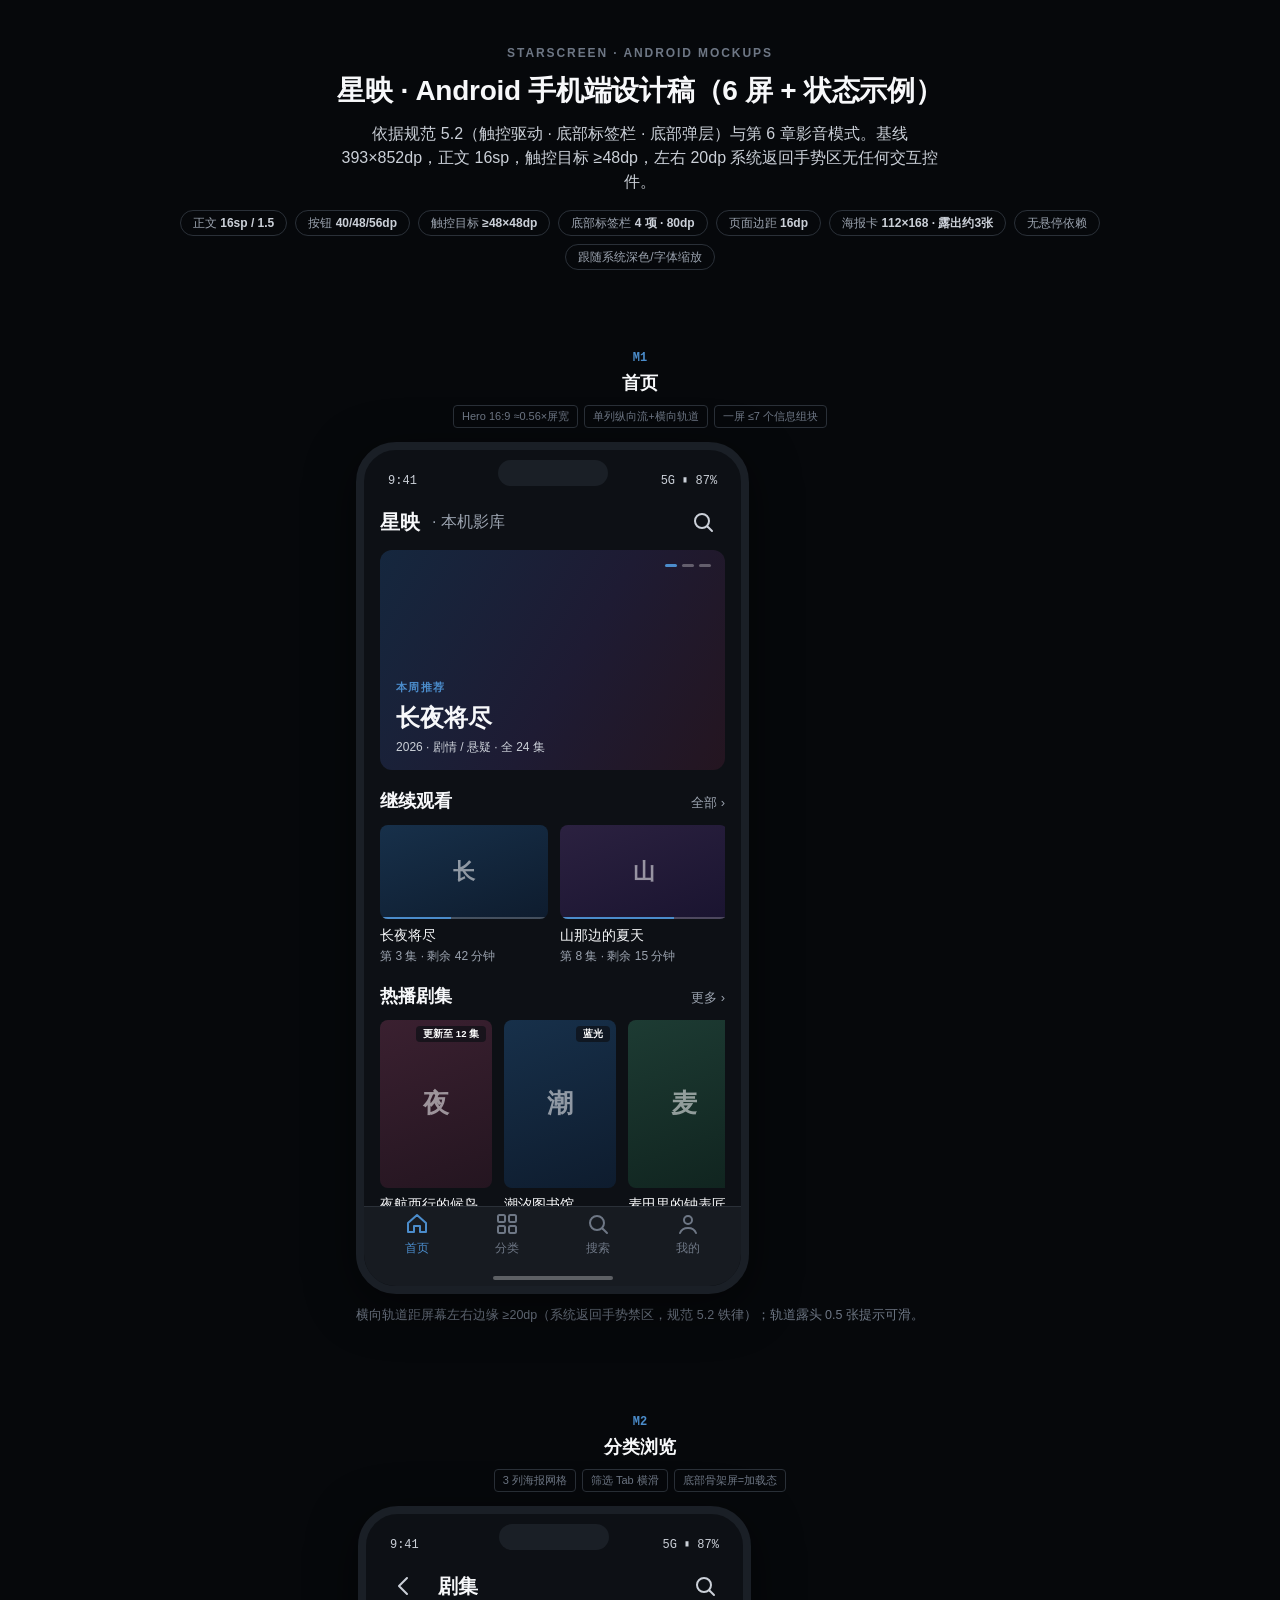
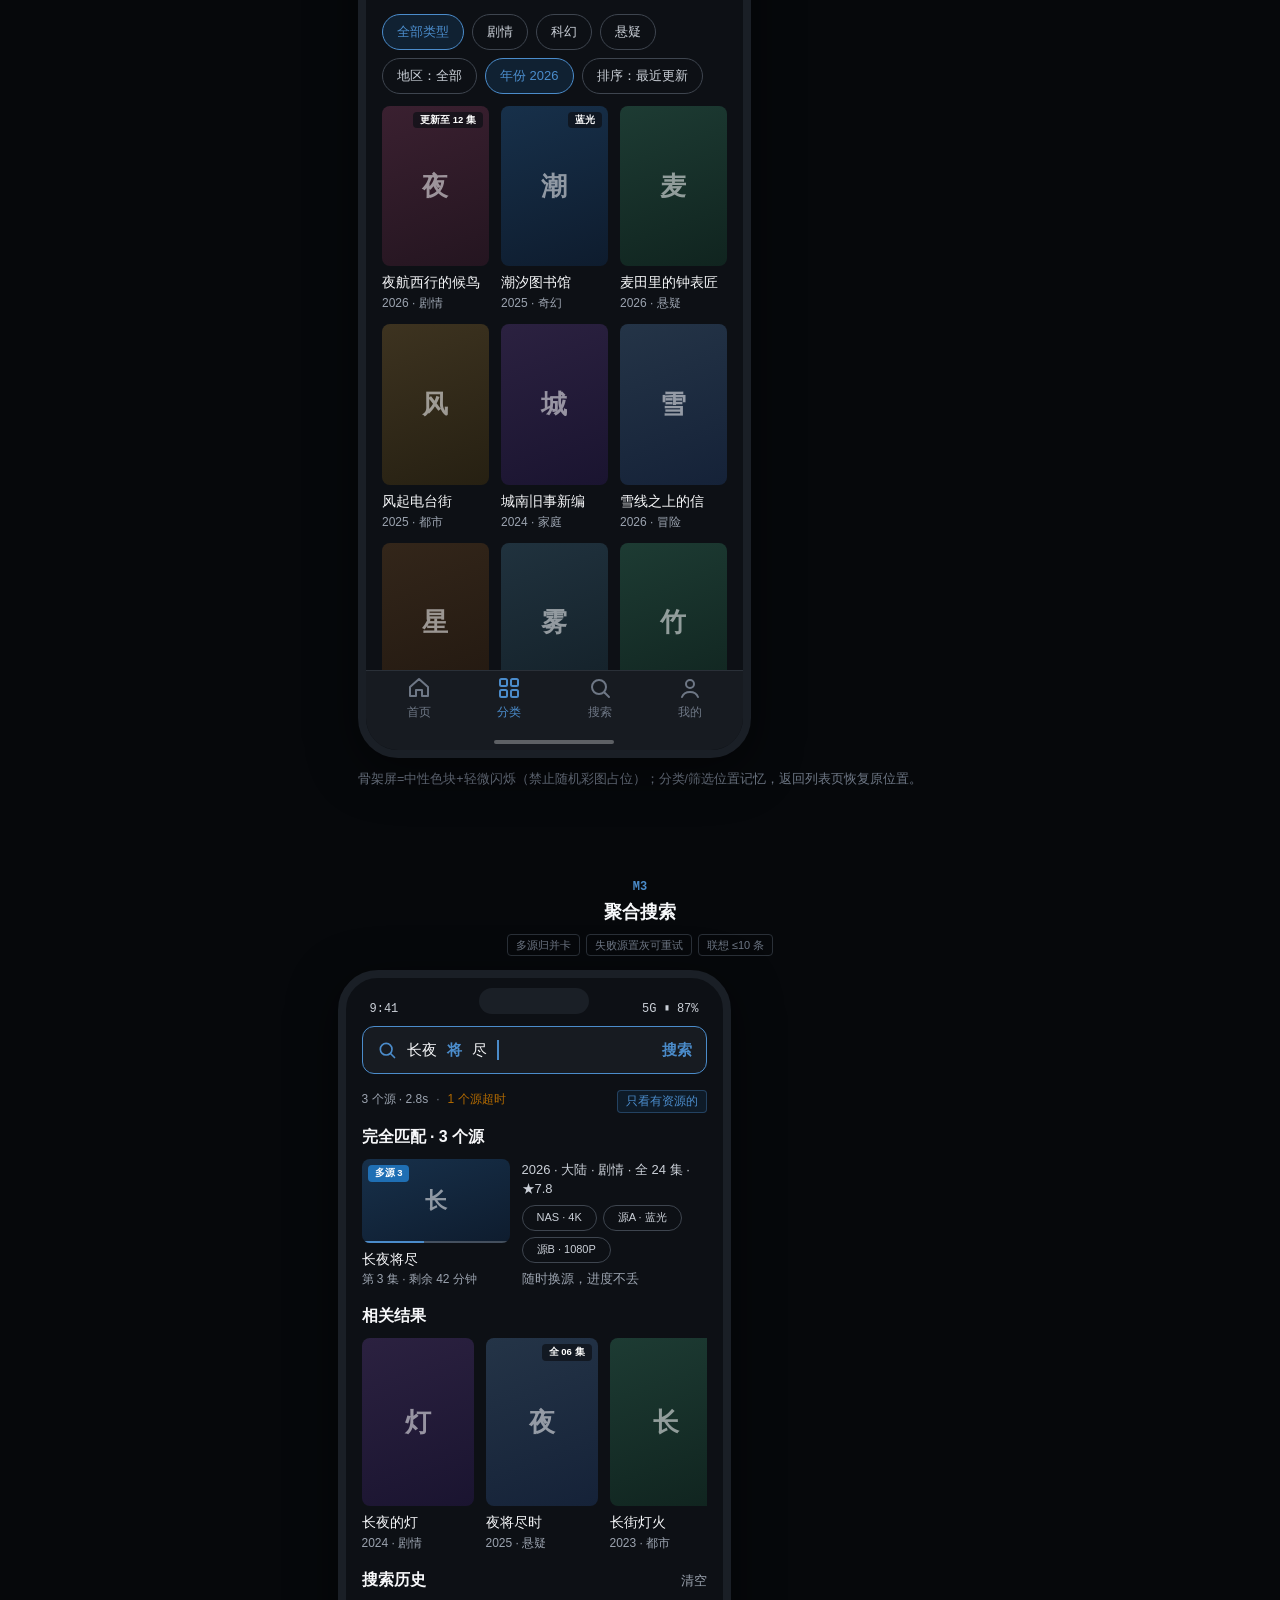
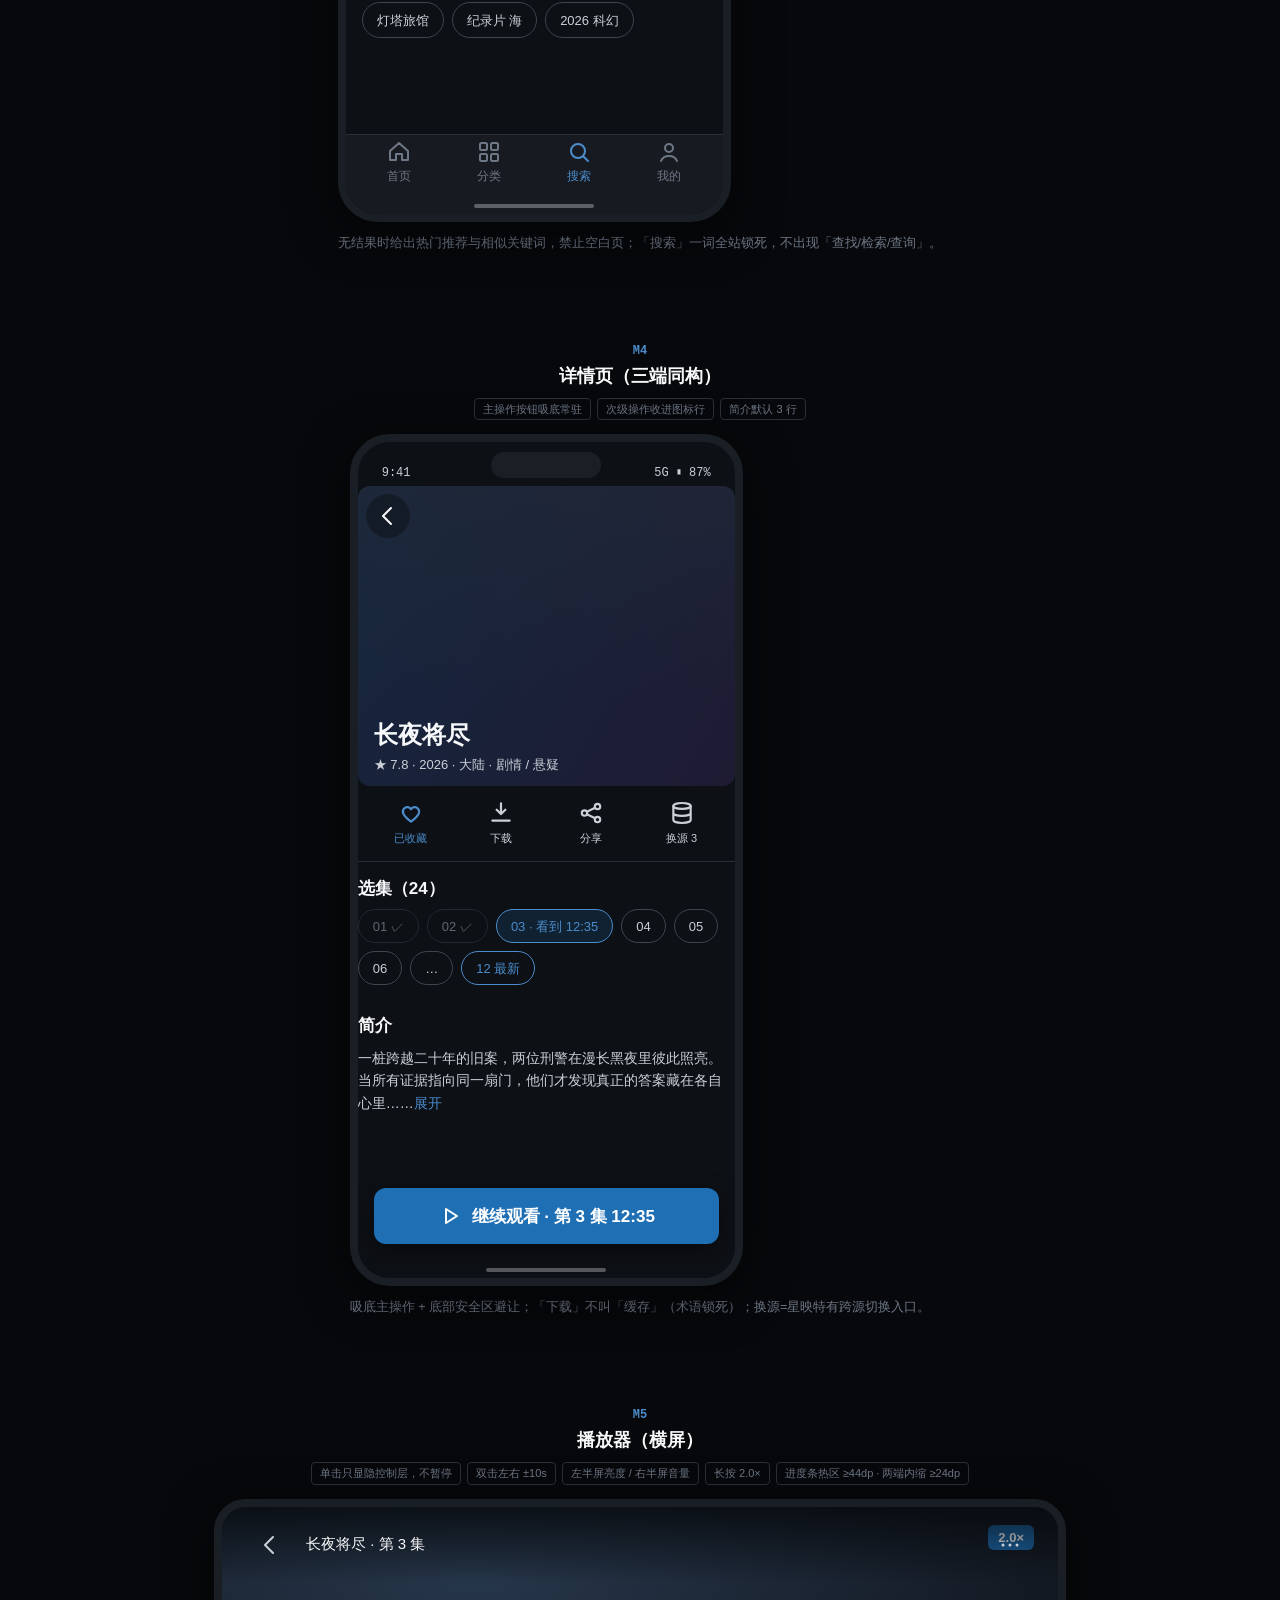
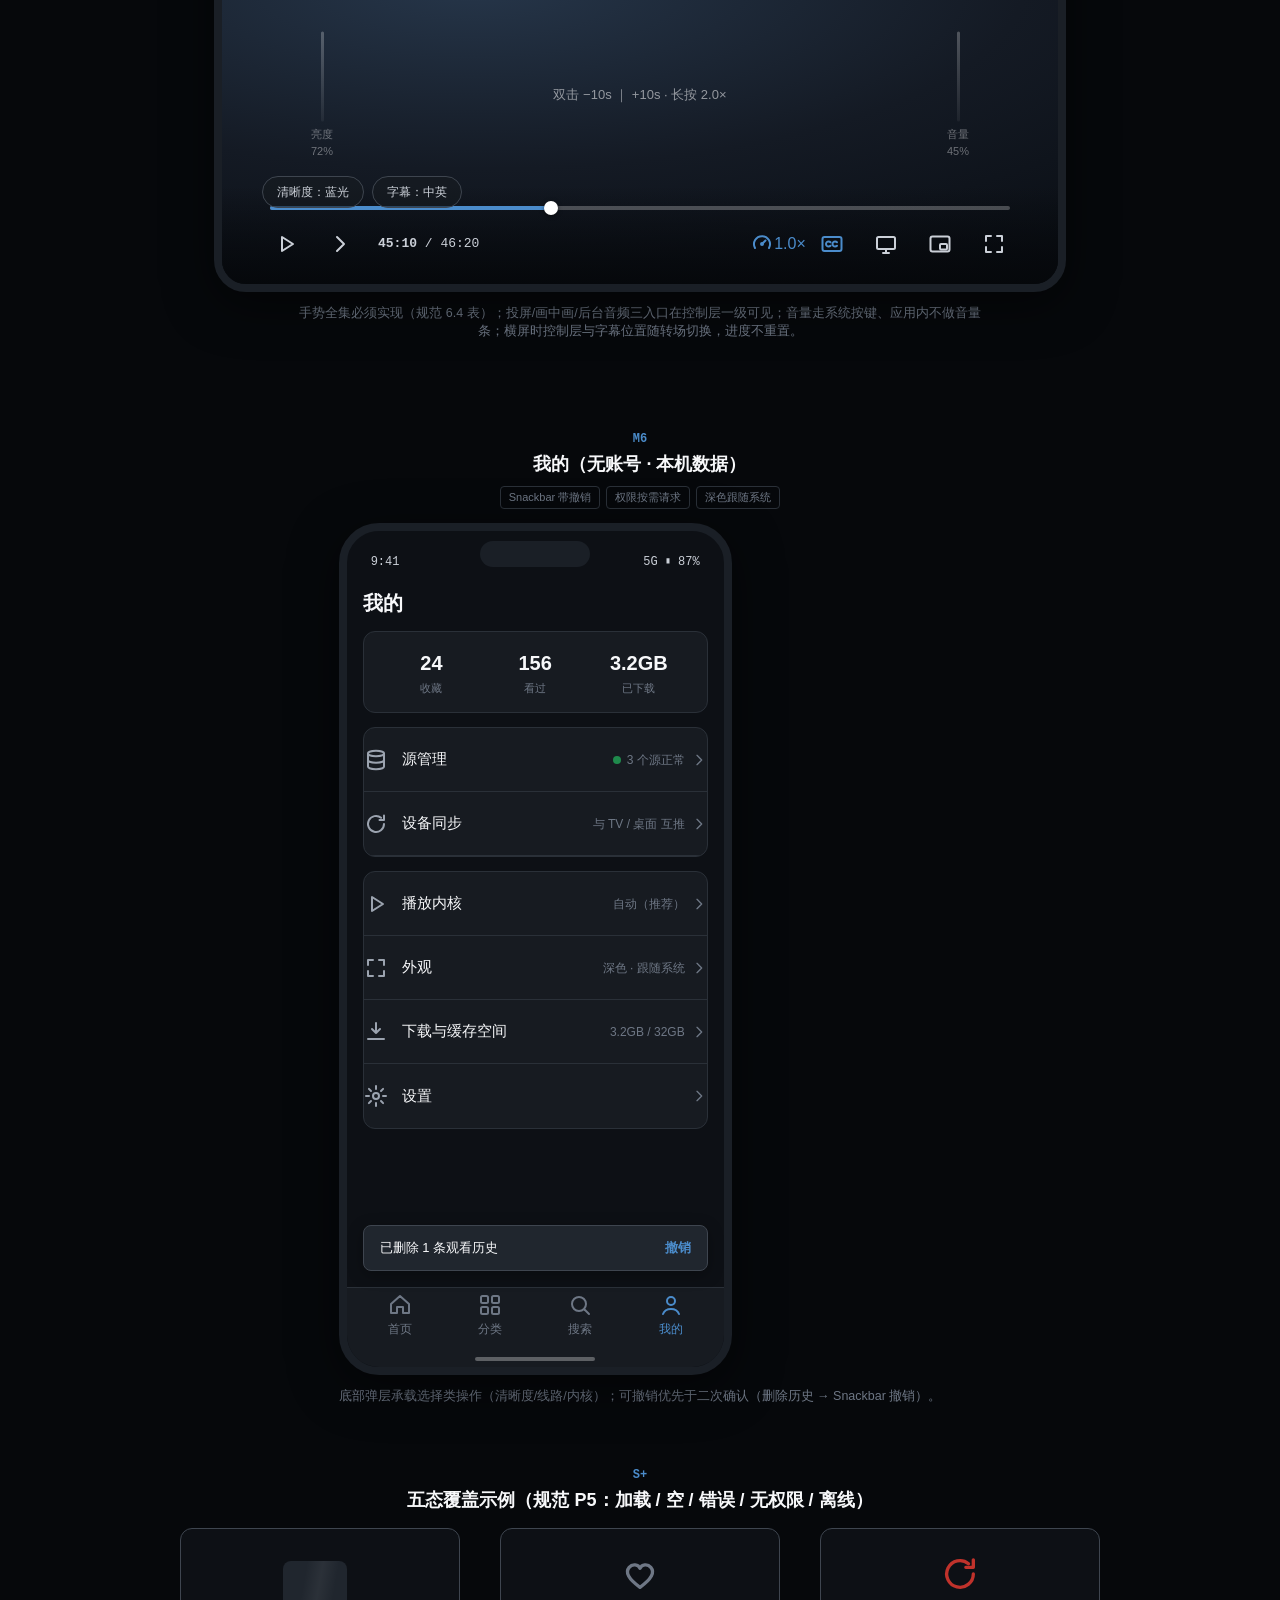
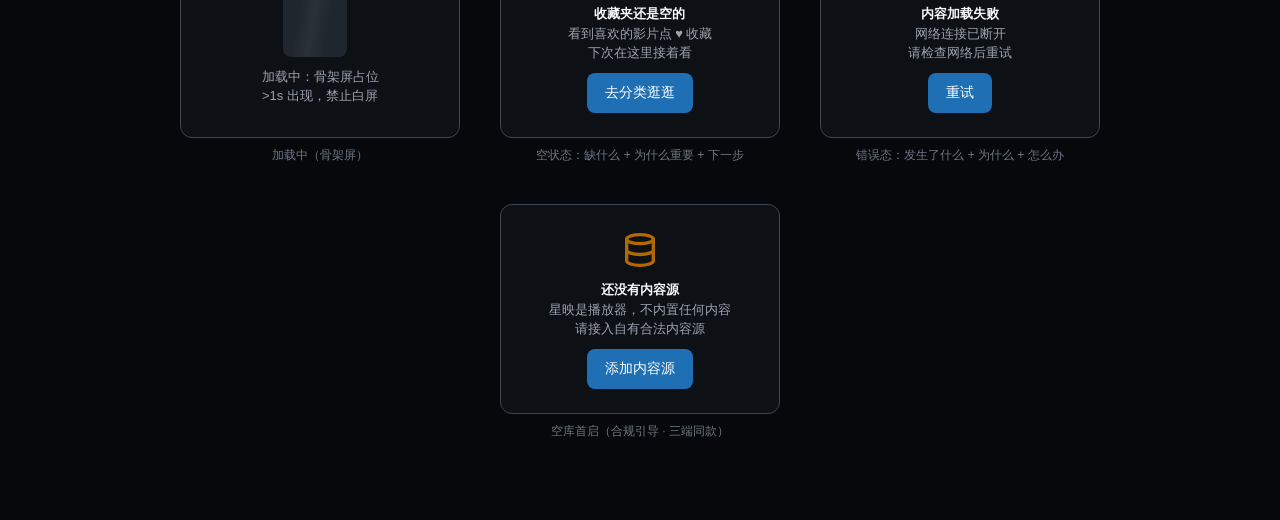
<file: design/ui/mobile.html>
<!DOCTYPE html>
<html lang="zh-CN">
<head>
<meta charset="UTF-8">
<title>星映 · Android 手机端 UI 设计稿</title>
<style>
/* ============ 手机端令牌（规范 v1.1 · 5.2 · 暗色主题映射） ============ */
:root{
  --bg-page:#0D1015; --bg-surface:#171B21; --bg-hi:#20262E;
  --line:#2A3038; --line-strong:#3E454F;
  --ink:#F7F8FA; --ink-2:#CBD0D8; --ink-3:#9BA3AF; --ink-4:#6E7785;
  --brand:#1F6FB4; --brand-hi:#4B8CCB; --brand-lo:#175A93;
  --brand-soft:rgba(31,111,180,.18); --focus:#7BABDD;
  --ok:#1F8A4C; --warn:#B26A00; --bad:#C0322B;
  --r-md:8px; --r-lg:12px; --r-xl:16px;
  --sw:2px;
}
*{box-sizing:border-box;margin:0;padding:0}
body{background:#06080B;color:var(--ink);font-family:Roboto,"PingFang SC","Hiragino Sans GB","Microsoft YaHei",sans-serif;font-size:16px;line-height:1.5;padding:44px 24px 80px}
.ic{stroke:currentColor;fill:none;stroke-width:var(--sw);stroke-linecap:round;stroke-linejoin:round;flex:none}
svg.ic{width:24px;height:24px}
.board{max-width:1000px;margin:0 auto;display:flex;flex-direction:column;align-items:center}
.bhead{text-align:center;margin-bottom:30px}
.bhead .eyebrow{font-size:12px;letter-spacing:.16em;text-transform:uppercase;color:var(--ink-4);font-weight:600;margin-bottom:8px}
.bhead h1{font-size:28px;font-weight:650;letter-spacing:-.01em}
.bhead .lede{color:var(--ink-2);max-width:70ch;margin:10px auto 0}
.spec-strip{display:flex;flex-wrap:wrap;gap:8px;margin-top:16px;justify-content:center}
.spec-strip span{font-size:12px;color:var(--ink-3);border:1px solid var(--line);border-radius:20px;padding:3px 12px}
.spec-strip b{color:var(--ink-2);font-weight:600}
.grid2{display:grid;grid-template-columns:1fr 1fr;gap:24px 40px;justify-content:center}
.frames-wrap{display:flex;flex-wrap:wrap;gap:40px;justify-content:center}
.frame-label{margin:44px 0 14px;text-align:center}
.frame-label .no{font-family:Consolas,monospace;font-size:12px;color:var(--brand-hi);font-weight:600}
.frame-label h2{font-size:18px;font-weight:650;margin-top:2px}
.frame-label .tags{display:flex;gap:6px;justify-content:center;flex-wrap:wrap;margin-top:8px}
.frame-label .tags span{font-size:11px;color:var(--ink-4);border:1px solid var(--line);border-radius:4px;padding:2px 8px}
.note{font-size:12.5px;color:var(--ink-4);margin-top:12px;max-width:620px;text-align:center}
.note b{color:var(--ink-2)}
/* ============ 手机壳 ============ */
.phone{width:393px;height:852px;background:var(--bg-page);border:8px solid #1A1F26;border-radius:40px;overflow:hidden;position:relative;display:flex;flex-direction:column;box-shadow:0 12px 48px rgba(0,0,0,.5)}
.phone .notch{position:absolute;top:10px;left:50%;transform:translateX(-50%);width:110px;height:26px;border-radius:14px;background:#1A1F26;z-index:9}
.status{height:44px;display:flex;align-items:flex-end;justify-content:space-between;padding:0 24px 4px;font-size:12px;color:var(--ink-2);font-family:Consolas,monospace}
.pgb{flex:1;display:flex;flex-direction:column;min-height:0}
.tbar{height:56px;display:flex;align-items:center;gap:12px;padding:0 16px;font-size:20px;font-weight:650}
.tbar .sub{font-size:16px;font-weight:400;color:var(--ink-3)}
.tbar .ti{width:44px;height:44px;border-radius:12px;display:flex;align-items:center;justify-content:center;color:var(--ink-2);margin-left:auto}
.tbar .ti.p{margin-left:0}
.scroll{flex:1;overflow:hidden;padding:0 16px}
.tabbar{height:80px;border-top:1px solid var(--line);background:var(--bg-surface);display:flex;padding:0 8px calc(8px + 16px)}
.tabbar .ti{flex:1;display:flex;flex-direction:column;align-items:center;justify-content:center;gap:3px;font-size:12px;color:var(--ink-4)}
.tabbar .ti.on{color:var(--brand-hi)}
.gesture{position:absolute;bottom:6px;left:50%;transform:translateX(-50%);width:120px;height:4px;border-radius:2px;background:rgba(255,255,255,.3);z-index:9}
/* Hero */
.hero{position:relative;border-radius:12px;overflow:hidden;background:linear-gradient(120deg,#15273E,#1E1B33 55%,#241520);height:220px;flex:none}
.hero .in{position:absolute;left:16px;right:16px;bottom:14px}
.hero .k{font-size:11px;letter-spacing:.12em;color:var(--brand-hi);font-weight:600}
.hero h3{font-size:24px;font-weight:700;margin:4px 0 2px}
.hero .m{font-size:12px;color:var(--ink-2)}
.dots{position:absolute;right:14px;top:14px;display:flex;gap:5px}
.dots i{width:12px;height:3px;border-radius:2px;background:rgba(255,255,255,.3)}
.dots i.on{background:var(--brand-hi)}
/* 卡片 */
.rail-h{display:flex;align-items:baseline;margin:18px 0 10px}
.rail-h h4{font-size:18px;font-weight:650}
.rail-h .more{margin-left:auto;font-size:13px;color:var(--ink-3)}
.rail{display:flex;gap:12px;overflow:hidden}
.lthumb{aspect-ratio:16/9;border-radius:8px;position:relative;overflow:hidden;flex:none}
.thumb{aspect-ratio:2/3;border-radius:8px;position:relative;overflow:hidden;flex:none}
.g1{background:linear-gradient(160deg,#17304A,#0E1C2E)} .g2{background:linear-gradient(160deg,#1D3B33,#10241F)}
.g3{background:linear-gradient(160deg,#33261A,#221810)} .g4{background:linear-gradient(160deg,#2B2140,#1A1430)}
.g5{background:linear-gradient(160deg,#3A2030,#241520)} .g6{background:linear-gradient(160deg,#243447,#152238)}
.g7{background:linear-gradient(160deg,#3D3320,#262012)} .g8{background:linear-gradient(160deg,#20323E,#132028)}
.ch{position:absolute;inset:0;display:flex;align-items:center;justify-content:center;font-size:30px;font-weight:650;color:rgba(247,248,250,.55)}
.thumb .ch{font-size:26px}
.typ{position:absolute;left:6px;bottom:6px;font-size:9.5px;color:var(--ink-3);background:rgba(13,16,21,.55);border-radius:4px;padding:1px 6px}
.ct{font-size:14px;font-weight:500;margin-top:7px;line-height:1.35;white-space:nowrap;overflow:hidden;text-overflow:ellipsis}
.ci{font-size:12px;color:var(--ink-3);margin-top:2px;white-space:nowrap;overflow:hidden;text-overflow:ellipsis}
.badge{position:absolute;top:6px;font-size:9.5px;font-weight:600;color:#fff;padding:1px 7px;border-radius:4px}
.b-r{right:6px;background:rgba(13,16,21,.72)} .b-l{left:6px;background:var(--brand)}
.prog{position:absolute;left:0;right:0;bottom:0;height:2px;background:rgba(255,255,255,.22)}
.prog i{display:block;height:100%;background:var(--brand-hi)}
.pcard{width:112px;flex:none}
.lcard{width:168px;flex:none}
/* 分类 chips */
.chiprow{display:flex;gap:8px;overflow:hidden;margin-bottom:8px}
.chip{height:36px;padding:0 14px;border-radius:18px;border:1px solid var(--line-strong);color:var(--ink-2);display:inline-flex;align-items:center;font-size:13px;flex:none}
.chip.on{background:var(--brand-soft);border-color:var(--brand-hi);color:var(--brand-hi);font-weight:500}
.pgrid{display:grid;grid-template-columns:repeat(3,1fr);gap:12px}
.skel{background:var(--bg-hi);border-radius:8px;position:relative;overflow:hidden}
.skel::after{content:"";position:absolute;inset:0;background:linear-gradient(100deg,transparent 30%,rgba(255,255,255,.05) 50%,transparent 70%);animation:none}
/* 搜索 */
.sbox{height:48px;border-radius:12px;background:var(--bg-surface);border:1px solid var(--brand-hi);display:flex;align-items:center;gap:10px;padding:0 14px;font-size:15px}
.sbox .crs{width:2px;height:20px;background:var(--brand-hi)}
.sug{display:flex;align-items:center;gap:10px;height:52px;border-bottom:1px solid var(--line);font-size:15px;color:var(--ink-2)}
.sug b{color:var(--brand-hi);font-weight:500}
.hotn{width:18px;font-family:Consolas,monospace;font-style:normal;font-weight:700;color:var(--ink-4)}
.hotn.t{color:#E8B33A}
/* 详情 */
.dposter-row{position:relative;height:300px;background:linear-gradient(180deg,rgba(36,42,54,.5),rgba(13,16,21,0) 70%),linear-gradient(120deg,#15273E,#1E1B33);border-radius:12px;overflow:hidden;flex:none}
.dposter-row .bk{position:absolute;top:8px;left:8px;width:44px;height:44px;border-radius:50%;background:rgba(13,16,21,.5);display:flex;align-items:center;justify-content:center}
.dposter-row .ttl{position:absolute;left:16px;right:16px;bottom:12px}
.dposter-row h3{font-size:24px;font-weight:700}
.dposter-row .m{font-size:13px;color:var(--ink-2);margin-top:2px}
.icorow{display:flex;justify-content:space-around;padding:14px 8px;border-bottom:1px solid var(--line)}
.ico{display:flex;flex-direction:column;align-items:center;gap:4px;font-size:11px;color:var(--ink-2);width:64px}
.ico.on{color:var(--brand-hi)}
.blk{padding:14px 0}
.blk h4{font-size:17px;font-weight:650;margin-bottom:8px}
.blk p{color:var(--ink-2);font-size:14px;line-height:1.6}
.sticky{position:absolute;left:0;right:0;bottom:0;padding:12px 16px calc(14px + 20px);background:linear-gradient(0deg,var(--bg-page) 70%,rgba(13,16,21,0));z-index:5}
.playbtn{height:56px;border-radius:12px;background:var(--brand);color:#fff;display:flex;align-items:center;justify-content:center;gap:10px;font-size:17px;font-weight:600;box-shadow:0 8px 24px rgba(0,0,0,.4)}
/* 我的 */
.statcard{display:flex;border:1px solid var(--line);background:var(--bg-surface);border-radius:12px;padding:16px;margin-bottom:14px}
.statcard .s{flex:1;text-align:center}
.statcard .n{font-size:20px;font-weight:700}
.statcard .l{font-size:11px;color:var(--ink-4);margin-top:2px}
.lrow{display:flex;align-items:center;gap:14px;height:64px;border-bottom:1px solid var(--line);font-size:15px}
.lrow .r{margin-left:auto;color:var(--ink-4);font-size:12px;display:flex;align-items:center;gap:6px}
.dot{width:8px;height:8px;border-radius:50%}
.snack{position:absolute;left:16px;right:16px;bottom:96px;background:var(--bg-hi);border:1px solid var(--line-strong);border-radius:8px;padding:12px 16px;display:flex;align-items:center;font-size:13px;box-shadow:0 4px 16px rgba(0,0,0,.3)}
.snack b{color:var(--brand-hi);margin-left:auto;font-weight:600}
/* 状态示例 */
.mini{width:280px}
.mini .ml{font-size:12px;color:var(--ink-4);text-align:center;margin-top:8px}
.mcard{background:var(--bg-page);border:1px solid var(--line-strong);border-radius:12px;padding:16px;height:210px;display:flex;flex-direction:column;align-items:center;justify-content:center;gap:10px;text-align:center}
.mcard p{font-size:13px;color:var(--ink-3);line-height:1.5}
.mcard .btn{height:40px;padding:0 18px;border-radius:8px;background:var(--brand);color:#fff;display:inline-flex;align-items:center;font-size:14px;font-weight:500}
/* 播放器横屏帧 */
.land{width:852px;height:393px;background:#05070A;border:8px solid #1A1F26;border-radius:32px;position:relative;overflow:hidden;box-shadow:0 12px 48px rgba(0,0,0,.5)}
.land .scr{position:absolute;inset:0;background:radial-gradient(120% 90% at 30% 20%,#26364A 0%,#141A24 55%,#0A0E14 100%)}
.pl-top{position:absolute;left:0;right:0;top:0;display:flex;align-items:center;gap:12px;padding:14px 24px;background:linear-gradient(180deg,rgba(5,7,10,.72),rgba(5,7,10,0));font-size:15px}
.tbtn{width:48px;height:48px;border-radius:12px;display:flex;align-items:center;justify-content:center;color:var(--ink-2)}
.ghint{position:absolute;top:50%;transform:translateY(-50%);display:flex;flex-direction:column;align-items:center;gap:4px;color:rgba(247,248,250,.4);font-size:11px;width:120px;text-align:center}
.ghint .bar{width:3px;height:90px;border-radius:2px;background:linear-gradient(180deg,rgba(255,255,255,.25),rgba(255,255,255,.05))}
.speedtag{position:absolute;top:18px;right:24px;background:rgba(31,111,180,.9);color:#fff;font-size:13px;font-weight:600;border-radius:6px;padding:3px 10px}
.pl-ctl{position:absolute;left:0;right:0;bottom:0;background:linear-gradient(0deg,rgba(5,7,10,.9),rgba(5,7,10,0));padding:20px 40px 16px}
.pbar{height:4px;background:rgba(255,255,255,.25);border-radius:2px;position:relative;margin:0 8px 10px}
.pbar::before{content:"";position:absolute;left:-16px;right:-16px;top:-20px;bottom:-20px}
.pbar i{position:absolute;left:0;top:0;bottom:0;width:38%;background:var(--brand-hi);border-radius:2px}
.pbar .knob{position:absolute;left:38%;top:50%;transform:translate(-50%,-50%);width:14px;height:14px;border-radius:50%;background:#fff;box-shadow:0 1px 4px rgba(0,0,0,.5)}
.tr{display:flex;align-items:center;gap:6px}
.ptime{font-family:Consolas,monospace;font-size:13px;color:var(--ink-2);margin:0 8px}
.ann{display:inline-flex;align-items:center;gap:6px;font-size:11.5px;color:var(--brand-hi);background:rgba(31,111,180,.12);border:1px solid rgba(75,140,203,.35);border-radius:4px;padding:2px 8px}
</style>
</head>
<body>
<div class="board">
  <svg width="0" height="0" style="position:absolute"><defs>
    <symbol id="i-home" viewBox="0 0 24 24"><path d="M3 11 12 3l9 8v9h-6v-6h-6v6H3z"/></symbol>
    <symbol id="i-grid" viewBox="0 0 24 24"><rect x="3" y="3" width="7" height="7" rx="1.5"/><rect x="14" y="3" width="7" height="7" rx="1.5"/><rect x="3" y="14" width="7" height="7" rx="1.5"/><rect x="14" y="14" width="7" height="7" rx="1.5"/></symbol>
    <symbol id="i-search" viewBox="0 0 24 24"><circle cx="11" cy="11" r="7"/><path d="m16.5 16.5 4.5 4.5"/></symbol>
    <symbol id="i-user" viewBox="0 0 24 24"><circle cx="12" cy="8" r="4"/><path d="M4 21c1.5-4 5-5 8-5s6.5 1 8 5"/></symbol>
    <symbol id="i-cog" viewBox="0 0 24 24"><circle cx="12" cy="12" r="3"/><path d="M12 2v3M12 19v3M2 12h3M19 12h3M4.9 4.9 7 7M17 17l2.1 2.1M19.1 4.9 17 7M7 17l-2.1 2.1"/></symbol>
    <symbol id="i-play" viewBox="0 0 24 24"><path d="M8 5v14l11-7z"/></symbol>
    <symbol id="i-back" viewBox="0 0 24 24"><path d="M15 4 7 12l8 8"/></symbol>
    <symbol id="i-heart" viewBox="0 0 24 24"><path d="M12 20C5 15 3 11 5.5 8 7.5 5.7 11 6.3 12 8.6 13 6.3 16.5 5.7 18.5 8 21 11 19 15 12 20Z"/></symbol>
    <symbol id="i-dl" viewBox="0 0 24 24"><path d="M12 3v10M8 9l4 4 4-4M4 19h16"/></symbol>
    <symbol id="i-share" viewBox="0 0 24 24"><circle cx="6" cy="12" r="2.5"/><circle cx="18" cy="6" r="2.5"/><circle cx="18" cy="18" r="2.5"/><path d="m8.2 10.8 7.6-3.6M8.2 13.2l7.6 3.6"/></symbol>
    <symbol id="i-cast" viewBox="0 0 24 24"><rect x="3" y="5" width="18" height="12" rx="1.5"/><path d="M9 21h6M12 17v4"/></symbol>
    <symbol id="i-pip" viewBox="0 0 24 24"><rect x="2.5" y="4.5" width="19" height="15" rx="2"/><rect x="12" y="12" width="7" height="5.5" rx="1"/></symbol>
    <symbol id="i-cc" viewBox="0 0 24 24"><rect x="2.5" y="5" width="19" height="14" rx="2"/><path d="M10.5 10.2a2.6 2.6 0 1 0 0 3.6M17 10.2a2.6 2.6 0 1 0 0 3.6"/></symbol>
    <symbol id="i-speed" viewBox="0 0 24 24"><path d="M5 16a8 8 0 1 1 14 0"/><path d="m12 12 3.5-3.5"/><circle cx="12" cy="12" r="1"/></symbol>
    <symbol id="i-vol" viewBox="0 0 24 24"><path d="M4 9v6h4l5 4V5L8 9H4z"/><path d="M16 9a4 4 0 0 1 0 6"/></symbol>
    <symbol id="i-full" viewBox="0 0 24 24"><path d="M4 9V4h5M20 9V4h-5M4 15v5h5M20 15v5h-5"/></symbol>
    <symbol id="i-db" viewBox="0 0 24 24"><ellipse cx="12" cy="5.5" rx="8" ry="2.7"/><path d="M4 5.5v13c0 1.5 3.6 2.7 8 2.7s8-1.2 8-2.7v-13M4 12c0 1.5 3.6 2.7 8 2.7s8-1.2 8-2.7"/></symbol>
    <symbol id="i-check" viewBox="0 0 24 24"><path d="m4.5 12.5 5 5L19.5 7"/></symbol>
    <symbol id="i-chev" viewBox="0 0 24 24"><path d="m9 5 7 7-7 7"/></symbol>
    <symbol id="i-clock" viewBox="0 0 24 24"><circle cx="12" cy="12" r="8.5"/><path d="M12 7v5l3.5 2"/></symbol>
    <symbol id="i-sync" viewBox="0 0 24 24"><path d="M20 12a8 8 0 1 1-2.9-6.2"/><path d="M20 3.5V8h-4.5"/></symbol>
    <symbol id="i-more" viewBox="0 0 24 24"><path d="M5 12h.01M12 12h.01M19 12h.01" stroke-width="3"/></symbol>
  </defs></svg>

  <header class="bhead">
    <p class="eyebrow">StarScreen · Android Mockups</p>
    <h1>星映 · Android 手机端设计稿（6 屏 + 状态示例）</h1>
    <p class="lede">依据规范 5.2（触控驱动 · 底部标签栏 · 底部弹层）与第 6 章影音模式。基线 393×852dp，正文 16sp，触控目标 ≥48dp，左右 20dp 系统返回手势区无任何交互控件。</p>
    <div class="spec-strip">
      <span>正文 <b>16sp / 1.5</b></span><span>按钮 <b>40/48/56dp</b></span><span>触控目标 <b>≥48×48dp</b></span><span>底部标签栏 <b>4 项 · 80dp</b></span><span>页面边距 <b>16dp</b></span><span>海报卡 <b>112×168 · 露出约3张</b></span><span>无悬停依赖</span><span>跟随系统深色/字体缩放</span>
    </div>
  </header>

  <div class="frames-wrap">
  <!-- ================= M1 首页 ================= -->
  <div>
    <div class="frame-label"><span class="no">M1</span><h2>首页</h2>
      <div class="tags"><span>Hero 16:9 ≈0.56×屏宽</span><span>单列纵向流+横向轨道</span><span>一屏 ≤7 个信息组块</span></div>
    </div>
    <div class="phone"><div class="notch"></div>
      <div class="status"><span>9:41</span><span>5G ▮ 87%</span></div>
      <div class="pgb">
        <div class="tbar">星映<span class="sub">· 本机影库</span><span class="ti"><svg class="ic"><use href="#i-search"/></svg></span></div>
        <div class="scroll">
          <div class="hero">
            <div class="dots"><i class="on"></i><i></i><i></i></div>
            <div class="in"><div class="k">本周推荐</div><h3>长夜将尽</h3><div class="m">2026 · 剧情 / 悬疑 · 全 24 集</div></div>
          </div>
          <div class="rail-h"><h4>继续观看</h4><span class="more">全部 ›</span></div>
          <div class="rail">
            <div class="lcard"><div class="lthumb g1" style="width:168px"><span class="ch" style="font-size:22px">长</span><div class="prog"><i style="width:42%"></i></div></div><div class="ct">长夜将尽</div><div class="ci">第 3 集 · 剩余 42 分钟</div></div>
            <div class="lcard"><div class="lthumb g4" style="width:168px"><span class="ch" style="font-size:22px">山</span><div class="prog"><i style="width:68%"></i></div></div><div class="ct">山那边的夏天</div><div class="ci">第 8 集 · 剩余 15 分钟</div></div>
            <div class="lcard" style="opacity:.55"><div class="lthumb g3" style="width:60px"><span class="ch" style="font-size:16px">星</span><div class="prog"><i style="width:12%"></i></div></div><div class="ct">星海拾光</div><div class="ci">电影</div></div>
          </div>
          <div class="rail-h"><h4>热播剧集</h4><span class="more">更多 ›</span></div>
          <div class="rail">
            <div class="pcard"><div class="thumb g5"><span class="ch">夜</span><span class="badge b-r">更新至 12 集</span></div><div class="ct">夜航西行的候鸟</div><div class="ci">2026 · 剧情</div></div>
            <div class="pcard" style="margin-left:0"><div class="thumb g1"><span class="ch">潮</span><span class="badge b-r">蓝光</span></div><div class="ct">潮汐图书馆</div><div class="ci">2025 · 奇幻</div></div>
            <div class="pcard" style="margin-left:0"><div class="thumb g2"><span class="ch">麦</span></div><div class="ct">麦田里的钟表匠</div><div class="ci">2026 · 悬疑</div></div>
            <div class="pcard" style="margin-left:0;width:56px;opacity:.55"><div class="thumb g7"><span class="ch" style="font-size:16px">风</span></div><div class="ct">…</div><div class="ci">…</div></div>
          </div>
          <div class="rail-h"><h4>电影精选</h4><span class="more">更多 ›</span></div>
          <div class="rail" style="opacity:.85">
            <div class="pcard"><div class="thumb g3"><span class="ch">星</span></div><div class="ct">星海拾光</div><div class="ci">2026 · 科幻</div></div>
            <div class="pcard"><div class="thumb g6"><span class="ch">灯</span></div><div class="ct">灯塔旅馆</div><div class="ci">2026 · 悬疑</div></div>
          </div>
        </div>
        <div class="tabbar">
          <span class="ti on"><svg class="ic"><use href="#i-home"/></svg>首页</span>
          <span class="ti"><svg class="ic"><use href="#i-grid"/></svg>分类</span>
          <span class="ti"><svg class="ic"><use href="#i-search"/></svg>搜索</span>
          <span class="ti"><svg class="ic"><use href="#i-user"/></svg>我的</span>
        </div>
      </div>
      <div class="gesture"></div>
    </div>
    <p class="note">横向轨道距屏幕左右边缘 ≥20dp（系统返回手势禁区，规范 5.2 铁律）；轨道露头 0.5 张提示可滑。</p>
  </div>

  <!-- ================= M2 分类 ================= -->
  <div>
    <div class="frame-label"><span class="no">M2</span><h2>分类浏览</h2>
      <div class="tags"><span>3 列海报网格</span><span>筛选 Tab 横滑</span><span>底部骨架屏=加载态</span></div>
    </div>
    <div class="phone"><div class="notch"></div>
      <div class="status"><span>9:41</span><span>5G ▮ 87%</span></div>
      <div class="pgb">
        <div class="tbar"><span class="ti p"><svg class="ic"><use href="#i-back"/></svg></span>剧集<span class="ti"><svg class="ic"><use href="#i-search"/></svg></span></div>
        <div class="scroll">
          <div class="chiprow">
            <span class="chip on">全部类型</span><span class="chip">剧情</span><span class="chip">科幻</span><span class="chip">悬疑</span><span style="width:40px;flex:none"></span>
          </div>
          <div class="chiprow" style="margin-bottom:12px">
            <span class="chip">地区：全部</span><span class="chip on">年份 2026</span><span class="chip">排序：最近更新</span><span style="width:40px;flex:none"></span>
          </div>
          <div class="pgrid">
            <div class="pcard" style="width:auto"><div class="thumb g5"><span class="ch">夜</span><span class="badge b-r">更新至 12 集</span></div><div class="ct">夜航西行的候鸟</div><div class="ci">2026 · 剧情</div></div>
            <div class="pcard" style="width:auto"><div class="thumb g1"><span class="ch">潮</span><span class="badge b-r">蓝光</span></div><div class="ct">潮汐图书馆</div><div class="ci">2025 · 奇幻</div></div>
            <div class="pcard" style="width:auto"><div class="thumb g2"><span class="ch">麦</span></div><div class="ct">麦田里的钟表匠</div><div class="ci">2026 · 悬疑</div></div>
            <div class="pcard" style="width:auto"><div class="thumb g7"><span class="ch">风</span></div><div class="ct">风起电台街</div><div class="ci">2025 · 都市</div></div>
            <div class="pcard" style="width:auto"><div class="thumb g4"><span class="ch">城</span></div><div class="ct">城南旧事新编</div><div class="ci">2024 · 家庭</div></div>
            <div class="pcard" style="width:auto"><div class="thumb g6"><span class="ch">雪</span></div><div class="ct">雪线之上的信</div><div class="ci">2026 · 冒险</div></div>
            <div class="pcard" style="width:auto"><div class="thumb g3"><span class="ch">星</span></div><div class="ct">星海拾光</div><div class="ci">2026 · 科幻</div></div>
            <div class="pcard" style="width:auto"><div class="thumb g8"><span class="ch">雾</span></div><div class="ct">雾中来客</div><div class="ci">2026 · 悬疑</div></div>
            <div class="pcard" style="width:auto"><div class="thumb g2"><span class="ch">竹</span></div><div class="ct">竹林旧事</div><div class="ci">2023 · 剧情</div></div>
          </div>
          <div class="pgrid" style="margin-top:12px">
            <div class="skel" style="aspect-ratio:2/3"></div><div class="skel" style="aspect-ratio:2/3"></div><div class="skel" style="aspect-ratio:2/3"></div>
          </div>
        </div>
        <div class="tabbar">
          <span class="ti"><svg class="ic"><use href="#i-home"/></svg>首页</span>
          <span class="ti on"><svg class="ic"><use href="#i-grid"/></svg>分类</span>
          <span class="ti"><svg class="ic"><use href="#i-search"/></svg>搜索</span>
          <span class="ti"><svg class="ic"><use href="#i-user"/></svg>我的</span>
        </div>
      </div>
      <div class="gesture"></div>
    </div>
    <p class="note">骨架屏=中性色块+轻微闪烁（禁止随机彩图占位）；分类/筛选位置记忆，返回列表页恢复原位置。</p>
  </div>

  <!-- ================= M3 聚合搜索 ================= -->
  <div>
    <div class="frame-label"><span class="no">M3</span><h2>聚合搜索</h2>
      <div class="tags"><span>多源归并卡</span><span>失败源置灰可重试</span><span>联想 ≤10 条</span></div>
    </div>
    <div class="phone"><div class="notch"></div>
      <div class="status"><span>9:41</span><span>5G ▮ 87%</span></div>
      <div class="pgb">
        <div class="tbar" style="font-size:16px;font-weight:400"><span class="sbox" style="flex:1"><svg class="ic" style="width:20px;height:20px;color:var(--brand-hi)"><use href="#i-search"/></svg>长夜<b style="color:var(--brand-hi)">将</b>尽<span class="crs"></span><span style="margin-left:auto;color:var(--brand-hi);font-weight:600">搜索</span></span></div>
        <div class="scroll">
          <div style="display:flex;gap:8px;font-size:12px;color:var(--ink-3);margin:12px 0"><span>3 个源 · 2.8s</span><span style="color:var(--ink-4)">·</span><span style="color:var(--warn)">1 个源超时</span><span class="ann" style="margin-left:auto">只看有资源的</span></div>
          <div class="rail-h" style="margin:6px 0 10px"><h4 style="font-size:16px">完全匹配 · 3 个源</h4></div>
          <div style="display:flex;gap:12px">
            <div class="lcard" style="width:148px"><div class="lthumb g1" style="width:148px"><span class="ch" style="font-size:22px">长</span><span class="badge b-l">多源 3</span><div class="prog"><i style="width:42%"></i></div></div><div class="ct">长夜将尽</div><div class="ci">第 3 集 · 剩余 42 分钟</div></div>
            <div style="flex:1;font-size:13px;color:var(--ink-2);display:flex;flex-direction:column;gap:6px;justify-content:center">
              <span>2026 · 大陆 · 剧情 · 全 24 集 · ★7.8</span>
              <span style="display:flex;gap:6px;flex-wrap:wrap"><span class="chip" style="height:26px;font-size:11px">NAS · 4K</span><span class="chip" style="height:26px;font-size:11px">源A · 蓝光</span><span class="chip" style="height:26px;font-size:11px">源B · 1080P</span></span>
              <span style="color:var(--ink-3)">随时换源，进度不丢</span>
            </div>
          </div>
          <div class="rail-h" style="margin:16px 0 10px"><h4 style="font-size:16px">相关结果</h4></div>
          <div class="rail">
            <div class="pcard"><div class="thumb g4"><span class="ch">灯</span></div><div class="ct">长夜的灯</div><div class="ci">2024 · 剧情</div></div>
            <div class="pcard"><div class="thumb g6"><span class="ch">夜</span><span class="badge b-r">全 06 集</span></div><div class="ct">夜将尽时</div><div class="ci">2025 · 悬疑</div></div>
            <div class="pcard"><div class="thumb g2"><span class="ch">长</span></div><div class="ct">长街灯火</div><div class="ci">2023 · 都市</div></div>
          </div>
          <div class="rail-h" style="margin:16px 0 10px"><h4 style="font-size:16px">搜索历史</h4><span class="more">清空</span></div>
          <div class="chiprow"><span class="chip">灯塔旅馆</span><span class="chip">纪录片 海</span><span class="chip">2026 科幻</span></div>
        </div>
        <div class="tabbar">
          <span class="ti"><svg class="ic"><use href="#i-home"/></svg>首页</span>
          <span class="ti"><svg class="ic"><use href="#i-grid"/></svg>分类</span>
          <span class="ti on"><svg class="ic"><use href="#i-search"/></svg>搜索</span>
          <span class="ti"><svg class="ic"><use href="#i-user"/></svg>我的</span>
        </div>
      </div>
      <div class="gesture"></div>
    </div>
    <p class="note">无结果时给出热门推荐与相似关键词，禁止空白页；「搜索」一词全站锁死，不出现「查找/检索/查询」。</p>
  </div>

  <!-- ================= M4 详情 ================= -->
  <div>
    <div class="frame-label"><span class="no">M4</span><h2>详情页（三端同构）</h2>
      <div class="tags"><span>主操作按钮吸底常驻</span><span>次级操作收进图标行</span><span>简介默认 3 行</span></div>
    </div>
    <div class="phone"><div class="notch"></div>
      <div class="status"><span>9:41</span><span>5G ▮ 87%</span></div>
      <div class="pgb">
        <div class="scroll" style="padding:0">
          <div class="dposter-row">
            <span class="bk"><svg class="ic"><use href="#i-back"/></svg></span>
            <div class="ttl"><h3>长夜将尽</h3><div class="m">★ 7.8 · 2026 · 大陆 · 剧情 / 悬疑</div></div>
          </div>
          <div class="icorow">
            <span class="ico on"><svg class="ic" style="width:26px;height:26px"><use href="#i-heart"/></svg>已收藏</span>
            <span class="ico"><svg class="ic" style="width:26px;height:26px"><use href="#i-dl"/></svg>下载</span>
            <span class="ico"><svg class="ic" style="width:26px;height:26px"><use href="#i-share"/></svg>分享</span>
            <span class="ico"><svg class="ic" style="width:26px;height:26px"><use href="#i-db"/></svg>换源 3</span>
          </div>
          <div class="blk"><h4>选集（24）</h4>
            <div style="display:flex;gap:8px;flex-wrap:wrap">
              <span class="chip" style="height:34px;opacity:.45">01 ✓</span><span class="chip" style="height:34px;opacity:.45">02 ✓</span><span class="chip on" style="height:34px">03 · 看到 12:35</span><span class="chip" style="height:34px">04</span><span class="chip" style="height:34px">05</span><span class="chip" style="height:34px">06</span><span class="chip" style="height:34px">…</span><span class="chip" style="height:34px;border-color:var(--brand-hi);color:var(--brand-hi)">12 最新</span>
            </div>
          </div>
          <div class="blk"><h4>简介</h4><p>一桩跨越二十年的旧案，两位刑警在漫长黑夜里彼此照亮。当所有证据指向同一扇门，他们才发现真正的答案藏在各自心里……<span style="color:var(--brand-hi)">展开</span></p></div>
        </div>
        <div class="sticky"><span class="playbtn"><svg class="ic"><use href="#i-play"/></svg>继续观看 · 第 3 集 12:35</span></div>
      </div>
      <div class="gesture"></div>
    </div>
    <p class="note">吸底主操作 + 底部安全区避让；「下载」不叫「缓存」（术语锁死）；换源=星映特有跨源切换入口。</p>
  </div>

  <!-- ================= M5 播放器 ================= -->
  <div style="width:100%;display:flex;flex-direction:column;align-items:center">
    <div class="frame-label"><span class="no">M5</span><h2>播放器（横屏）</h2>
      <div class="tags"><span>单击只显隐控制层，不暂停</span><span>双击左右 ±10s</span><span>左半屏亮度 / 右半屏音量</span><span>长按 2.0×</span><span>进度条热区 ≥44dp · 两端内缩 ≥24dp</span></div>
    </div>
    <div class="land">
      <div class="scr"></div>
      <div class="ghint" style="left:40px"><span class="bar"></span><span>亮度<br>72%</span></div>
      <div class="ghint" style="right:40px"><span class="bar"></span><span>音量<br>45%</span></div>
      <div class="ghint" style="left:50%;transform:translate(-50%,-50%);width:220px"><span style="font-size:13px;color:rgba(247,248,250,.55)">双击 −10s ｜ +10s · 长按 2.0×</span></div>
      <span class="speedtag">2.0×</span>
      <div class="pl-top">
        <span class="tbtn"><svg class="ic"><use href="#i-back"/></svg></span>
        <span style="font-weight:500">长夜将尽 · 第 3 集</span>
        <span style="margin-left:auto;display:flex;gap:6px"><span class="tbtn"><svg class="ic"><use href="#i-more"/></svg></span></span>
      </div>
      <div class="pl-ctl">
        <div class="pbar"><i></i><span class="knob"></span></div>
        <div class="tr">
          <span class="tbtn"><svg class="ic"><use href="#i-play"/></svg></span>
          <span class="tbtn"><svg class="ic"><use href="#i-chev"/></svg></span>
          <span class="ptime"><b>45:10</b> / 46:20</span>
          <span style="flex:1"></span>
          <span class="tbtn" style="color:var(--brand-hi)"><svg class="ic"><use href="#i-speed"/></svg>1.0×</span>
          <span class="tbtn" style="color:var(--brand-hi)"><svg class="ic"><use href="#i-cc"/></svg></span>
          <span class="tbtn"><svg class="ic"><use href="#i-cast"/></svg></span>
          <span class="tbtn"><svg class="ic"><use href="#i-pip"/></svg></span>
          <span class="tbtn"><svg class="ic"><use href="#i-full"/></svg></span>
        </div>
      </div>
      <div style="position:absolute;left:40px;bottom:76px;display:flex;gap:8px">
        <span class="chip" style="height:32px;font-size:12px;background:rgba(23,27,33,.6)">清晰度：蓝光</span>
        <span class="chip" style="height:32px;font-size:12px;background:rgba(23,27,33,.6)">字幕：中英</span>
      </div>
    </div>
    <p class="note" style="max-width:700px">手势全集必须实现（规范 6.4 表）；投屏/画中画/后台音频三入口在控制层一级可见；音量走系统按键、应用内不做音量条；横屏时控制层与字幕位置随转场切换，进度不重置。</p>
  </div>

  <!-- ================= M6 我的 ================= -->
  <div>
    <div class="frame-label"><span class="no">M6</span><h2>我的（无账号 · 本机数据）</h2>
      <div class="tags"><span>Snackbar 带撤销</span><span>权限按需请求</span><span>深色跟随系统</span></div>
    </div>
    <div class="phone"><div class="notch"></div>
      <div class="status"><span>9:41</span><span>5G ▮ 87%</span></div>
      <div class="pgb">
        <div class="tbar">我的</div>
        <div class="scroll">
          <div class="statcard">
            <div class="s"><div class="n">24</div><div class="l">收藏</div></div>
            <div class="s"><div class="n">156</div><div class="l">看过</div></div>
            <div class="s"><div class="n">3.2GB</div><div class="l">已下载</div></div>
          </div>
          <div style="background:var(--bg-surface);border:1px solid var(--line);border-radius:12px;margin-bottom:14px;overflow:hidden">
            <div class="lrow"><svg class="ic" style="color:var(--ink-3)"><use href="#i-db"/></svg>源管理<span class="r"><span class="dot" style="background:var(--ok)"></span>3 个源正常<svg class="ic" style="width:16px;height:16px"><use href="#i-chev"/></svg></span></div>
            <div class="lrow"><svg class="ic" style="color:var(--ink-3)"><use href="#i-sync"/></svg>设备同步<span class="r">与 TV / 桌面 互推<svg class="ic" style="width:16px;height:16px"><use href="#i-chev"/></svg></span></div>
          </div>
          <div style="background:var(--bg-surface);border:1px solid var(--line);border-radius:12px;overflow:hidden">
            <div class="lrow"><svg class="ic" style="color:var(--ink-3)"><use href="#i-play"/></svg>播放内核<span class="r">自动（推荐）<svg class="ic" style="width:16px;height:16px"><use href="#i-chev"/></svg></span></div>
            <div class="lrow"><svg class="ic" style="color:var(--ink-3)"><use href="#i-full"/></svg>外观<span class="r">深色 · 跟随系统<svg class="ic" style="width:16px;height:16px"><use href="#i-chev"/></svg></span></div>
            <div class="lrow"><svg class="ic" style="color:var(--ink-3)"><use href="#i-dl"/></svg>下载与缓存空间<span class="r">3.2GB / 32GB<svg class="ic" style="width:16px;height:16px"><use href="#i-chev"/></svg></span></div>
            <div class="lrow" style="border-bottom:none"><svg class="ic" style="color:var(--ink-3)"><use href="#i-cog"/></svg>设置<span class="r"><svg class="ic" style="width:16px;height:16px"><use href="#i-chev"/></svg></span></div>
          </div>
        </div>
        <div class="tabbar">
          <span class="ti"><svg class="ic"><use href="#i-home"/></svg>首页</span>
          <span class="ti"><svg class="ic"><use href="#i-grid"/></svg>分类</span>
          <span class="ti"><svg class="ic"><use href="#i-search"/></svg>搜索</span>
          <span class="ti on"><svg class="ic"><use href="#i-user"/></svg>我的</span>
        </div>
      </div>
      <div class="snack">已删除 1 条观看历史<b>撤销</b></div>
      <div class="gesture"></div>
    </div>
    <p class="note">底部弹层承载选择类操作（清晰度/线路/内核）；可撤销优先于二次确认（删除历史 → Snackbar 撤销）。</p>
  </div>
  </div>

  <!-- ================= 状态示例 ================= -->
  <div class="frame-label" style="margin-top:56px"><span class="no">S+</span><h2>五态覆盖示例（规范 P5：加载 / 空 / 错误 / 无权限 / 离线）</h2></div>
  <div class="frames-wrap">
    <div class="mini">
      <div class="mcard">
        <div style="display:flex;gap:10px"><div class="skel" style="width:64px;aspect-ratio:2/3"></div><div style="flex:1;display:flex;flex-direction:column;gap:8px"><div class="skel" style="height:12px;width:80%"></div><div class="skel" style="height:12px;width:55%"></div><div class="skel" style="height:12px;width:65%"></div></div></div>
        <p>加载中：骨架屏占位<br>&gt;1s 出现，禁止白屏</p>
      </div>
      <div class="ml">加载中（骨架屏）</div>
    </div>
    <div class="mini">
      <div class="mcard">
        <svg class="ic" style="width:40px;height:40px;color:var(--ink-4)"><use href="#i-heart"/></svg>
        <p><b style="color:var(--ink)">收藏夹还是空的</b><br>看到喜欢的影片点 ♥ 收藏<br>下次在这里接着看</p>
        <span class="btn">去分类逛逛</span>
      </div>
      <div class="ml">空状态：缺什么 + 为什么重要 + 下一步</div>
    </div>
    <div class="mini">
      <div class="mcard">
        <svg class="ic" style="width:40px;height:40px;color:var(--bad)"><use href="#i-sync"/></svg>
        <p><b style="color:var(--ink)">内容加载失败</b><br>网络连接已断开<br>请检查网络后重试</p>
        <span class="btn">重试</span>
      </div>
      <div class="ml">错误态：发生了什么 + 为什么 + 怎么办</div>
    </div>
    <div class="mini">
      <div class="mcard">
        <svg class="ic" style="width:40px;height:40px;color:var(--warn)"><use href="#i-db"/></svg>
        <p><b style="color:var(--ink)">还没有内容源</b><br>星映是播放器，不内置任何内容<br>请接入自有合法内容源</p>
        <span class="btn">添加内容源</span>
      </div>
      <div class="ml">空库首启（合规引导 · 三端同款）</div>
    </div>
  </div>
</div>
</body>
</html>
</file>
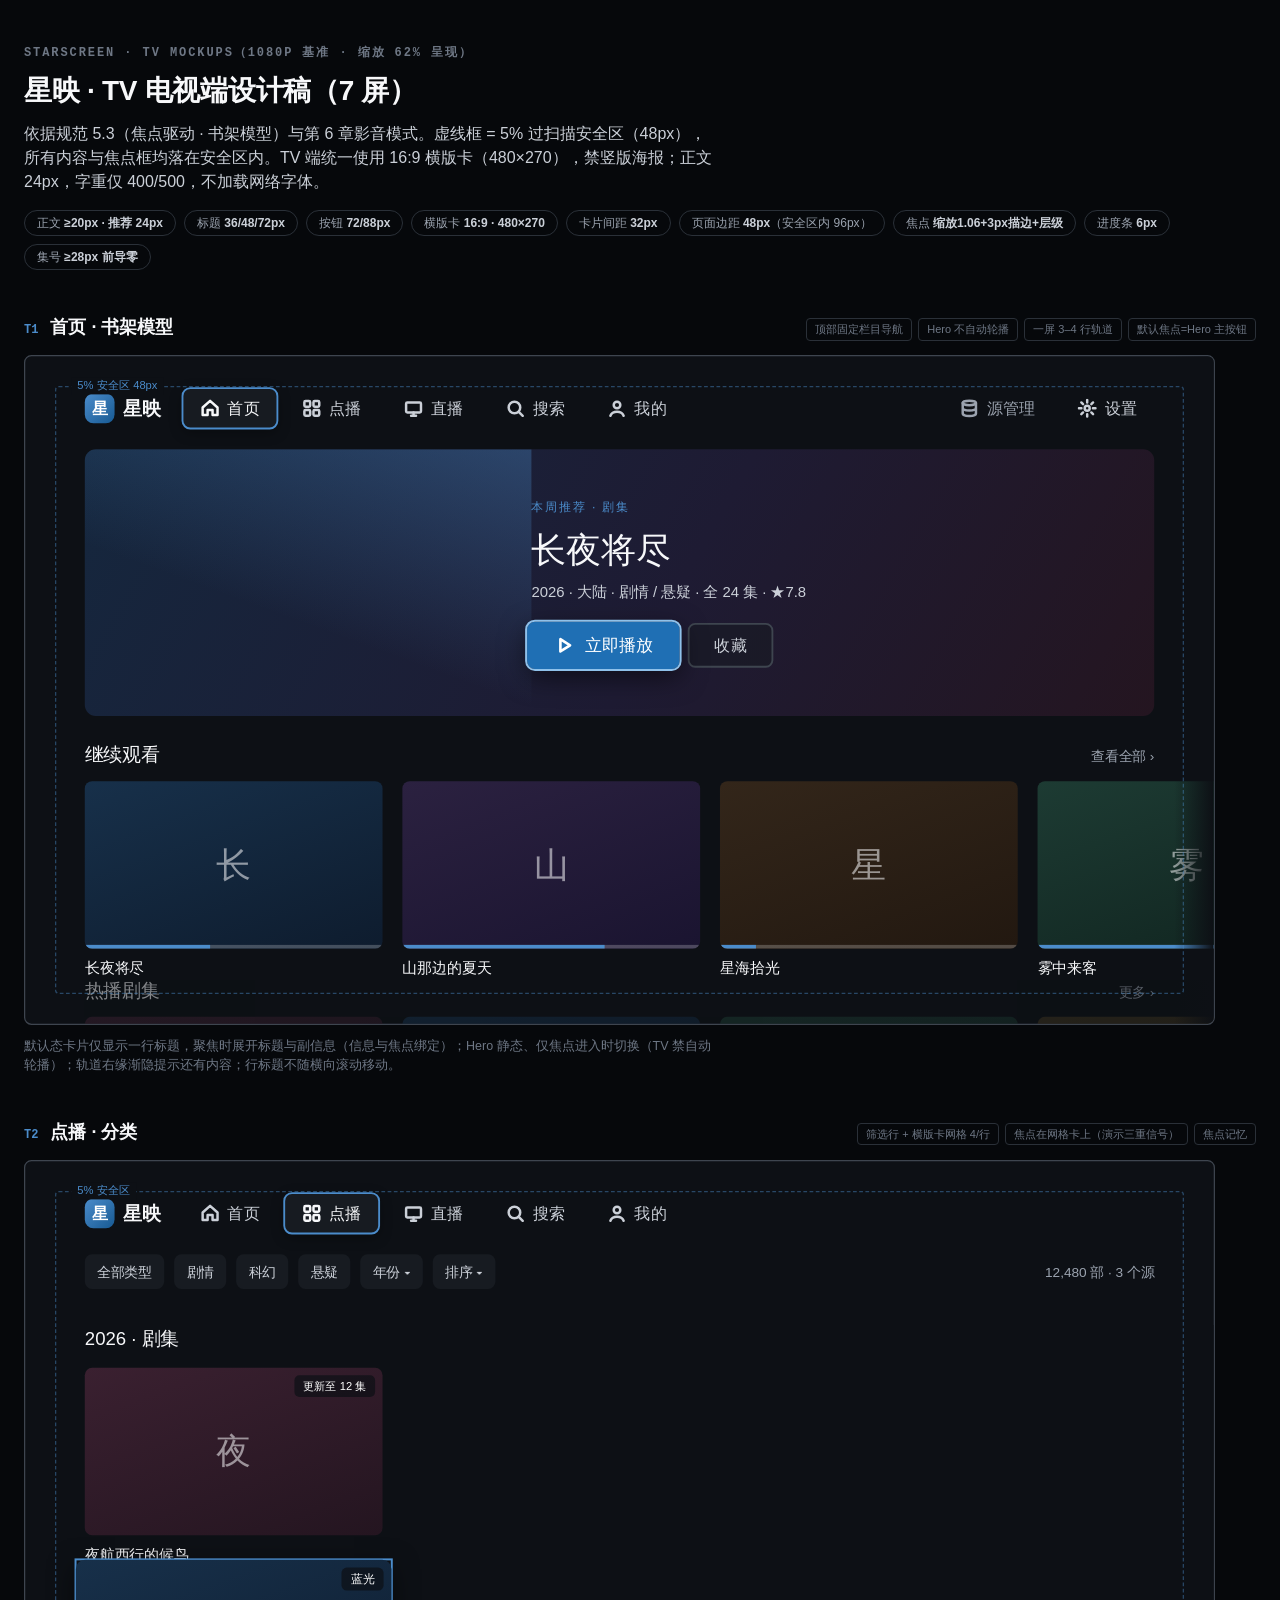
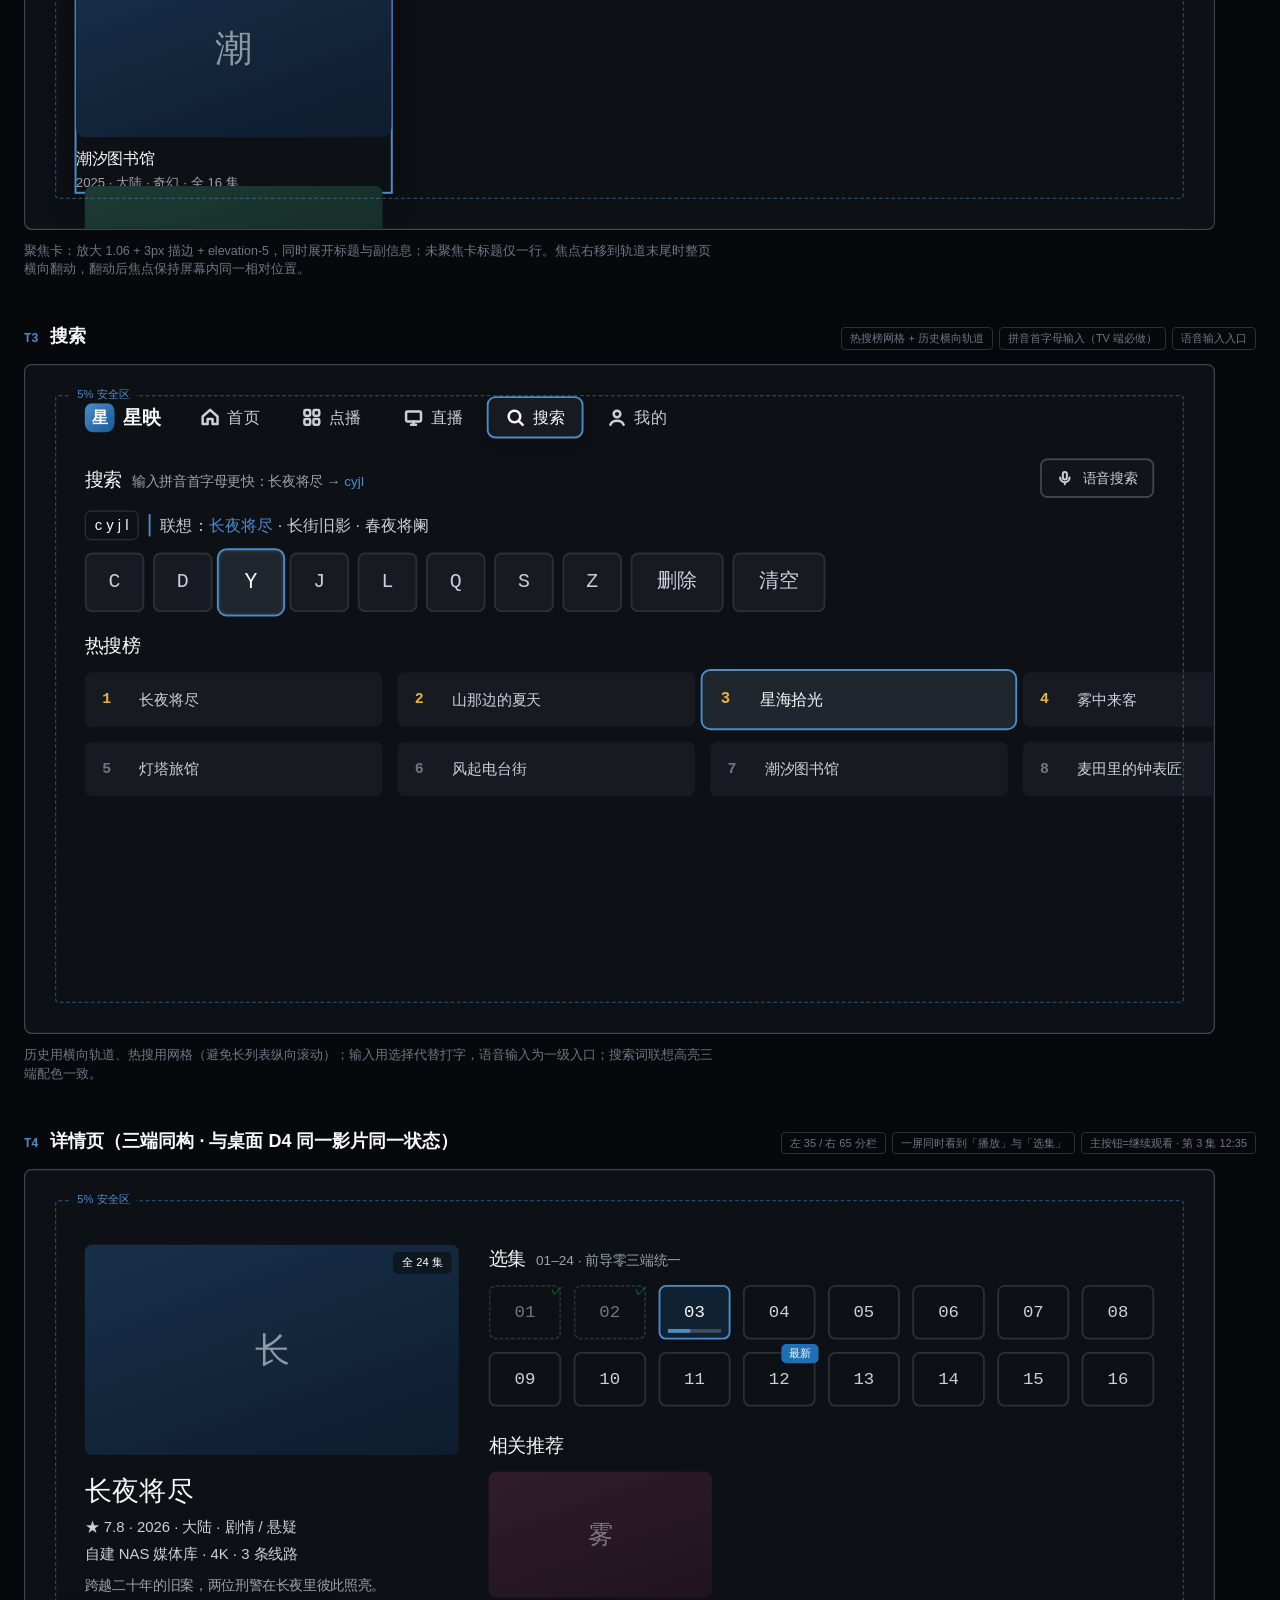
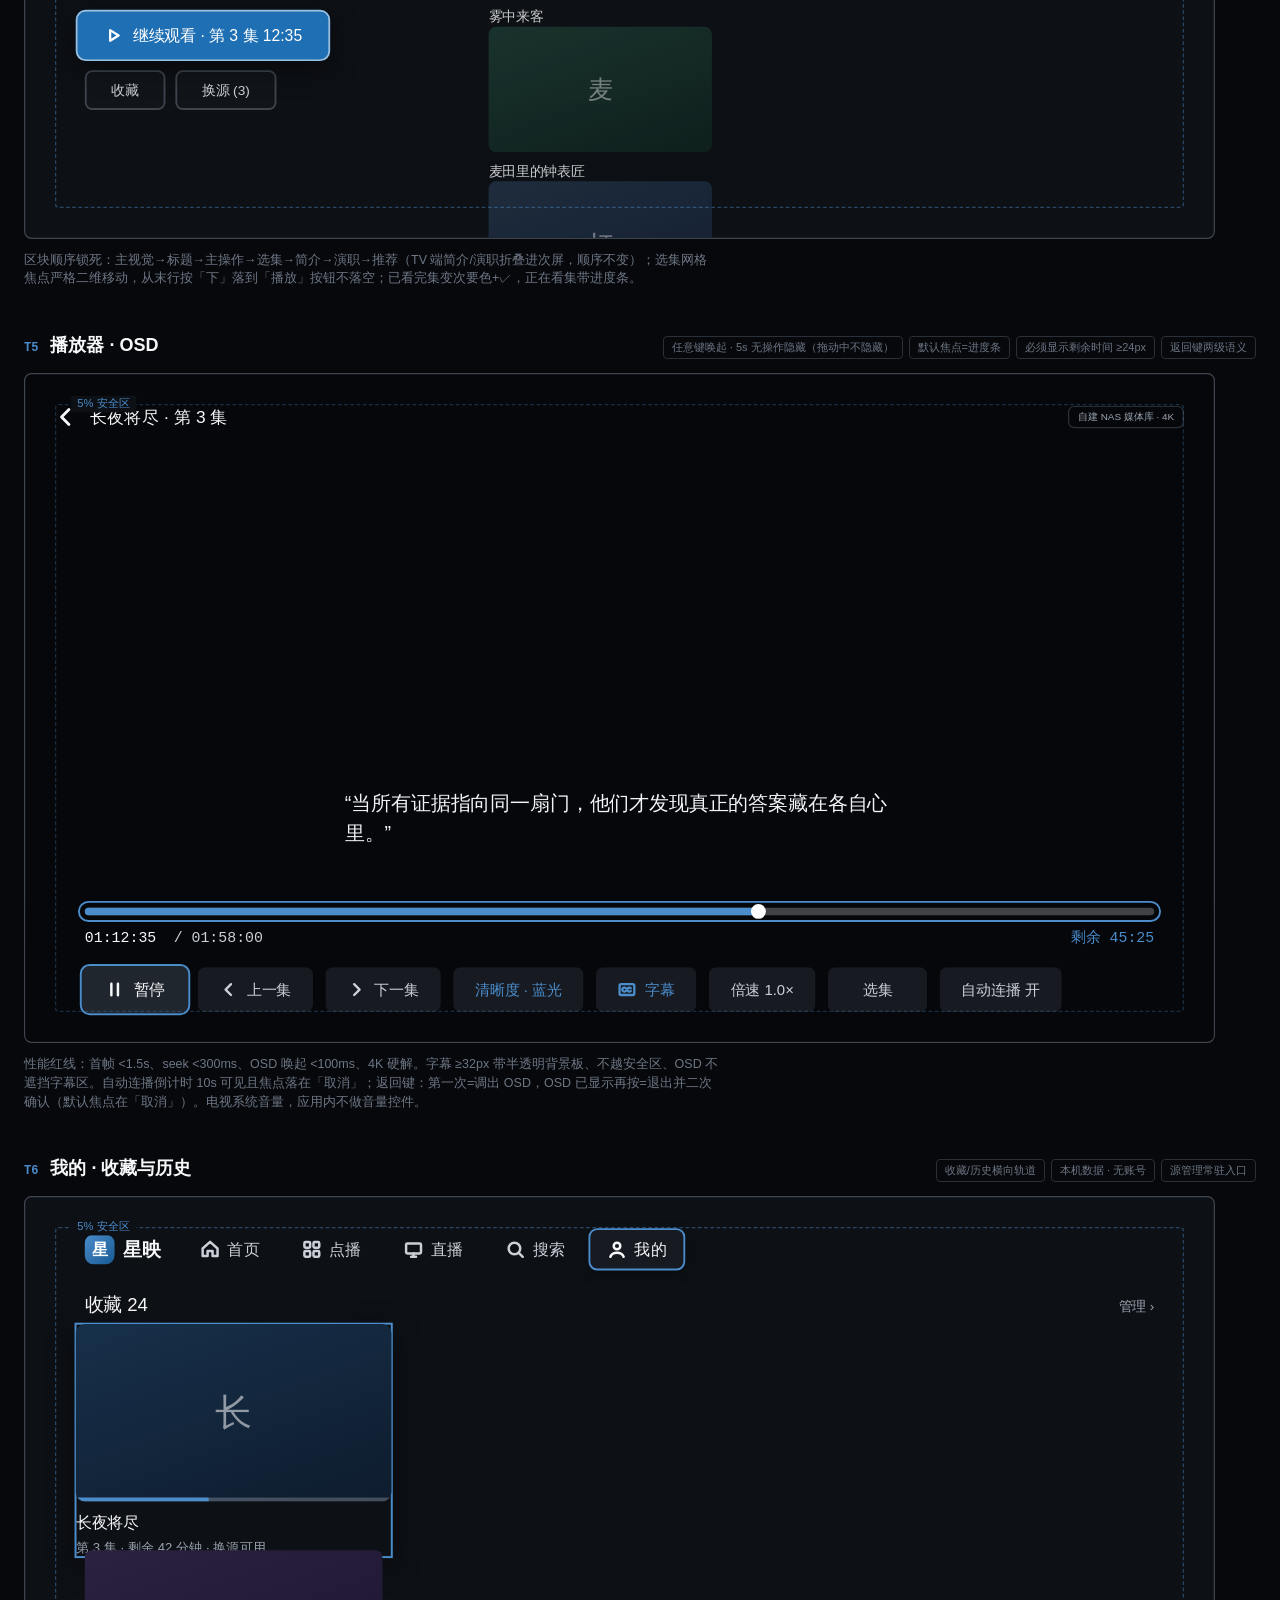
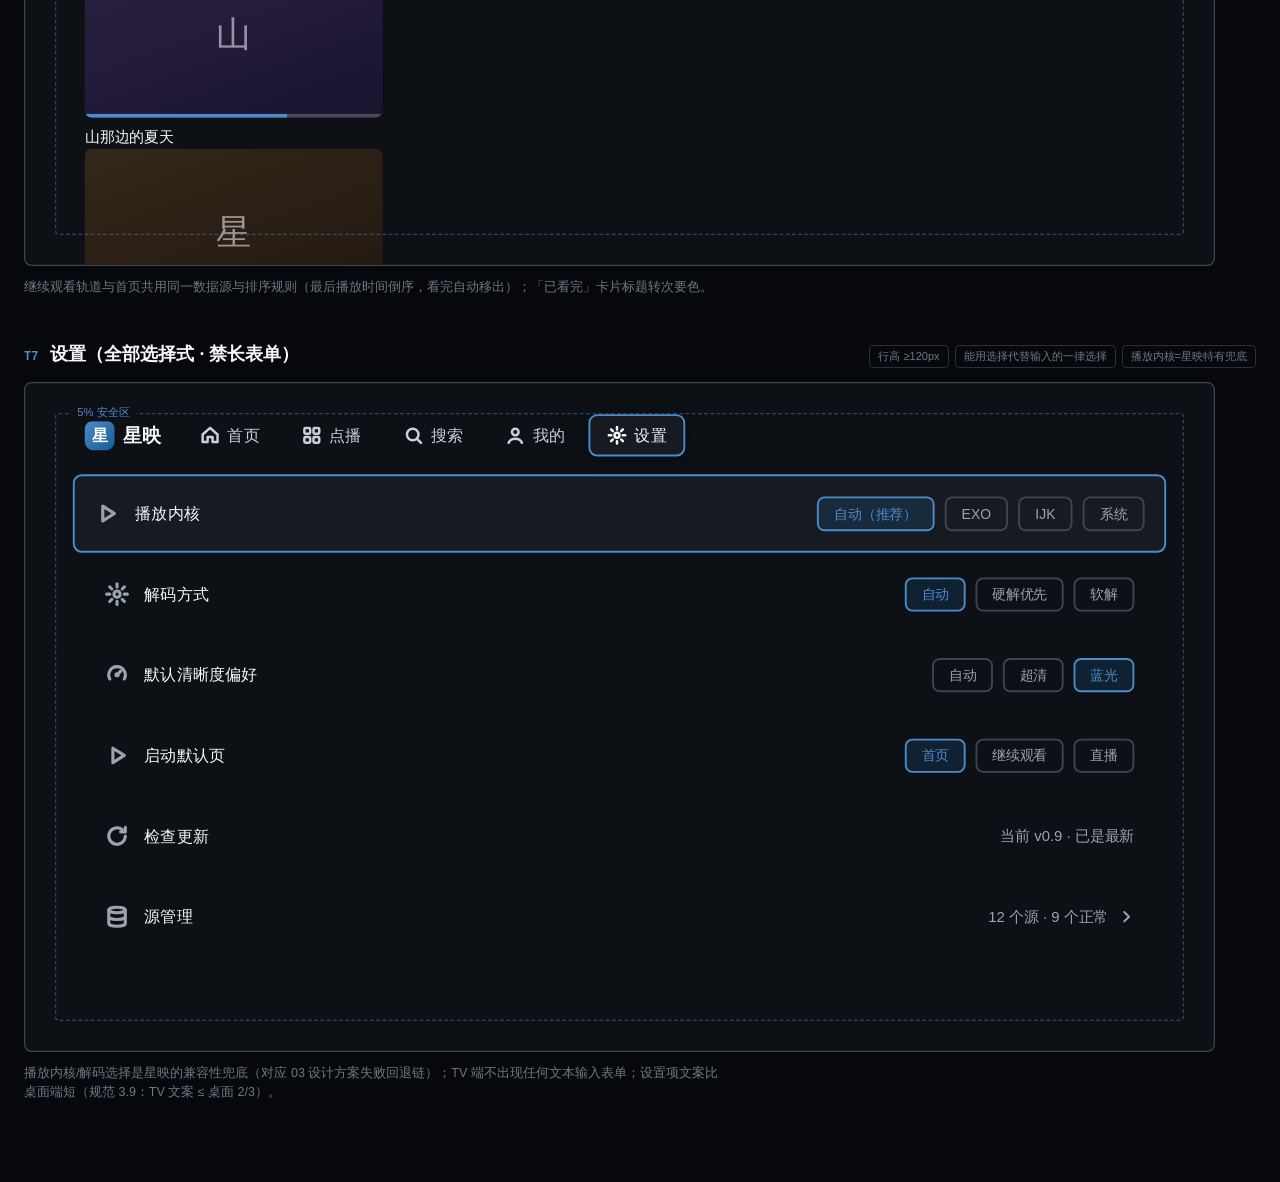
<file: design/ui/tv.html>
<!DOCTYPE html>
<html lang="zh-CN">
<head>
<meta charset="UTF-8">
<title>星映 · TV 电视端 UI 设计稿</title>
<style>
/* ============ TV 端令牌（规范 v1.1 · 5.3 · 1080p 基准 · 暗色主题） ============ */
:root{
  --bg-page:#0D1015; --bg-surface:#171B21; --bg-hi:#20262E;
  --line:#2A3038; --line-strong:#3E454F;
  --ink:#F7F8FA; --ink-2:#CBD0D8; --ink-3:#9BA3AF; --ink-4:#6E7785;
  --brand:#1F6FB4; --brand-hi:#4B8CCB; --brand-lo:#175A93;
  --brand-soft:rgba(31,111,180,.18);
  --ok:#1F8A4C; --warn:#B26A00; --bad:#C0322B;
  --r-md:12px; --r-lg:18px; --r-xl:24px;
  --sw:3px;
}
*{box-sizing:border-box;margin:0;padding:0}
body{background:#06080B;color:var(--ink);font-family:"Microsoft YaHei","PingFang SC",sans-serif;font-size:24px;line-height:1.5;padding:44px 24px 80px}
.ic{stroke:currentColor;fill:none;stroke-width:var(--sw);stroke-linecap:round;stroke-linejoin:round;flex:none}
svg.ic{width:32px;height:32px}
.board{max-width:1280px;margin:0 auto}
.bhead{margin-bottom:30px}
.bhead .eyebrow{font-size:12px;letter-spacing:.16em;text-transform:uppercase;color:var(--ink-4);font-weight:600;margin-bottom:8px;font-family:Consolas,monospace}
.bhead h1{font-size:28px;font-weight:650;letter-spacing:-.01em}
.bhead .lede{color:var(--ink-2);font-size:16px;max-width:78ch;margin-top:10px}
.spec-strip{display:flex;flex-wrap:wrap;gap:8px;margin-top:16px}
.spec-strip span{font-size:12px;color:var(--ink-3);border:1px solid var(--line);border-radius:20px;padding:3px 12px}
.spec-strip b{color:var(--ink-2);font-weight:600}
.frame-label{display:flex;align-items:baseline;gap:12px;margin:44px 0 14px;flex-wrap:wrap}
.frame-label .no{font-family:Consolas,monospace;font-size:12px;color:var(--brand-hi);font-weight:600}
.frame-label h2{font-size:18px;font-weight:650}
.frame-label .tags{display:flex;gap:6px;margin-left:auto;flex-wrap:wrap}
.frame-label .tags span{font-size:11px;color:var(--ink-4);border:1px solid var(--line);border-radius:4px;padding:2px 8px}
.note{font-size:12.5px;color:var(--ink-4);margin-top:12px;max-width:100ch}
.note b{color:var(--ink-2)}
/* ============ TV 画框：1920×1080 设计基准，缩放呈现 ============ */
.tvwrap{width:1191px;height:670px;position:relative}
.tv{width:1920px;height:1080px;transform:scale(.6203);transform-origin:top left;background:var(--bg-page);border:2px solid var(--line-strong);border-radius:12px;position:relative;overflow:hidden}
.safe{position:absolute;inset:48px;border:2px dashed rgba(75,140,203,.45);border-radius:6px;pointer-events:none;z-index:40}
.safe .lb{position:absolute;top:-2px;left:24px;transform:translateY(-50%);background:var(--bg-page);color:var(--brand-hi);font-size:18px;padding:0 10px}
/* 顶部导航（规范 5.3：顶部固定栏目，焦点可进入可记忆） */
.tvnav{position:absolute;top:48px;left:96px;right:96px;height:72px;display:flex;align-items:center;gap:12px}
.brand{display:flex;align-items:center;gap:14px;font-size:30px;font-weight:650;margin-right:24px}
.brand .mk{width:48px;height:48px;border-radius:14px;background:linear-gradient(135deg,var(--brand-hi),var(--brand-lo));display:flex;align-items:center;justify-content:center;color:#fff;font-size:26px;font-weight:700}
.nvi{height:64px;padding:0 28px;border-radius:var(--r-md);display:flex;align-items:center;gap:12px;color:var(--ink-2);font-size:26px}
.nvi.foc{background:var(--bg-surface);color:var(--ink);outline:3px solid var(--brand-hi);outline-offset:-1px;box-shadow:0 6px 20px rgba(0,0,0,.35)}
/* 焦点三重信号（规范 F5）：缩放1.06 + 3px描边 + 层级提升 */
.foc-card{transform:scale(1.06);outline:3px solid var(--brand-hi);outline-offset:-1px;box-shadow:0 12px 40px rgba(0,0,0,.55);z-index:5;position:relative}
/* 卡片（规范 6.1：TV 仅 16:9 横版卡 480×270） */
.rail{position:absolute;left:96px;right:96px}
.rail-h{display:flex;align-items:baseline;gap:16px;margin-bottom:20px}
.rail-h h4{font-size:30px;font-weight:500}
.rail-h .more{margin-left:auto;font-size:22px;color:var(--ink-3)}
.rail .row{display:flex;gap:32px;position:relative}
.lcard{width:480px;flex:none}
.lthumb{width:480px;aspect-ratio:16/9;border-radius:var(--r-md);position:relative;overflow:hidden;flex:none}
.g1{background:linear-gradient(160deg,#17304A,#0E1C2E)} .g2{background:linear-gradient(160deg,#1D3B33,#10241F)}
.g3{background:linear-gradient(160deg,#33261A,#221810)} .g4{background:linear-gradient(160deg,#2B2140,#1A1430)}
.g5{background:linear-gradient(160deg,#3A2030,#241520)} .g6{background:linear-gradient(160deg,#243447,#152238)}
.g7{background:linear-gradient(160deg,#3D3320,#262012)} .g8{background:linear-gradient(160deg,#20323E,#132028)}
.ch{position:absolute;inset:0;display:flex;align-items:center;justify-content:center;font-size:56px;font-weight:500;color:rgba(247,248,250,.55)}
.ct{font-size:24px;margin-top:14px;white-space:nowrap;overflow:hidden;text-overflow:ellipsis}
.ci{font-size:20px;color:var(--ink-3);margin-top:4px;display:none}
.lcard.foc .ci{display:block}
.badge{position:absolute;top:12px;font-size:18px;font-weight:400;color:#fff;padding:4px 14px;border-radius:8px}
.b-r{right:12px;background:rgba(13,16,21,.72)} .b-l{left:12px;background:var(--brand)}
.prog{position:absolute;left:0;right:0;bottom:0;height:6px;background:rgba(255,255,255,.22)}
.prog i{display:block;height:100%;background:var(--brand-hi)}
.fade{position:absolute;top:0;bottom:0;width:64px;z-index:6;pointer-events:none}
.fade.l{left:0;background:linear-gradient(90deg,var(--bg-page),rgba(13,16,21,0))}
.fade.r{right:0;background:linear-gradient(270deg,var(--bg-page),rgba(13,16,21,0))}
/* 按钮 72/88px，聚焦最小区域 ≥160×72 */
.btn{height:72px;padding:0 40px;border-radius:var(--r-md);display:inline-flex;align-items:center;gap:16px;font-size:26px;font-weight:500}
.btn.pri{background:var(--brand);color:#fff}
.btn.pri.foc{outline:3px solid #8FC1EA;transform:scale(1.06);box-shadow:0 12px 40px rgba(0,0,0,.55)}
.btn.sec{border:3px solid var(--line-strong);color:var(--ink-2);background:rgba(23,27,33,.5)}
/* Hero（TV 禁止自动轮播 → 静态主推位） */
.tvo-hero{position:absolute;left:96px;right:96px;top:150px;height:430px;border-radius:var(--r-lg);overflow:hidden;background:linear-gradient(120deg,#15273E 0%,#1E1B33 55%,#241520 100%);display:flex}
.tvo-hero .art{width:720px;background:linear-gradient(200deg,rgba(75,140,203,.35),rgba(13,16,21,0) 60%)}
.tvo-hero .in{align-self:center;padding-right:64px;max-width:900px}
.tvo-hero .k{font-size:20px;letter-spacing:.12em;color:var(--brand-hi)}
.tvo-hero h3{font-size:56px;font-weight:500;margin:12px 0 8px}
.tvo-hero .m{font-size:24px;color:var(--ink-2)}
.tvo-hero .hb{display:flex;gap:20px;margin-top:32px}
/* 详情 35/65 */
.dt{position:absolute;inset:120px 96px 48px;display:flex;gap:48px}
.dt .l{width:35%;display:flex;flex-direction:column}
.dt .poster{width:100%;aspect-ratio:16/9;border-radius:var(--r-md);position:relative;overflow:hidden}
.dt h3{font-size:44px;font-weight:500;margin-top:24px}
.dt .m{font-size:24px;color:var(--ink-2);margin-top:8px}
.dt .desc{font-size:22px;color:var(--ink-3);margin-top:16px;line-height:1.5}
.dt .r{flex:1}
.eps{display:grid;grid-template-columns:repeat(8,1fr);gap:20px}
.ep{height:88px;border:3px solid var(--line);border-radius:var(--r-md);display:flex;align-items:center;justify-content:center;font-family:Consolas,monospace;font-size:28px;color:var(--ink-2);position:relative}
.ep.done{color:var(--ink-4);border-style:dashed}
.ep.done::after{content:"✓";position:absolute;top:-10px;right:-6px;font-size:20px;color:var(--ok);font-family:initial}
.ep.cur{border-color:var(--brand-hi);color:var(--ink);background:var(--brand-soft)}
.ep .pp{position:absolute;left:12px;right:12px;bottom:8px;height:6px;background:rgba(255,255,255,.2)}
.ep .pp i{display:block;height:100%;background:var(--brand-hi)}
.ep.new::before{content:"最新";position:absolute;top:-16px;right:-8px;font-size:18px;background:var(--brand);color:#fff;border-radius:8px;padding:2px 12px;font-family:initial}
/* 播放器 OSD */
.osd-top{position:absolute;left:48px;right:48px;top:48px;display:flex;align-items:center;gap:20px;font-size:28px;background:linear-gradient(180deg,rgba(5,7,10,.7),rgba(5,7,10,0));padding-bottom:24px}
.osd{position:absolute;left:0;right:0;bottom:0;background:linear-gradient(0deg,rgba(5,7,10,.92) 55%,rgba(5,7,10,0));padding:48px 96px 48px}
.pbar{height:12px;background:rgba(255,255,255,.24);border-radius:6px;position:relative;margin-bottom:20px}
.pbar i{position:absolute;left:0;top:0;bottom:0;width:63%;background:var(--brand-hi);border-radius:6px}
.pbar .knob{position:absolute;left:63%;top:50%;transform:translate(-50%,-50%);width:24px;height:24px;border-radius:50%;background:#fff}
.pbar.foc{outline:3px solid var(--brand-hi);outline-offset:8px;border-radius:8px}
.osd .time{display:flex;gap:28px;font-family:Consolas,monospace;font-size:24px;color:var(--ink-2);margin-bottom:28px}
.osd .time b{color:var(--ink);font-weight:400}
.osd .time .rem{margin-left:auto;color:var(--brand-hi)}
.osdrow{display:flex;gap:20px}
.osdb{height:72px;min-width:160px;padding:0 32px;border-radius:var(--r-md);background:var(--bg-surface);border:3px solid transparent;display:flex;align-items:center;justify-content:center;gap:14px;font-size:24px;color:var(--ink-2)}
.osdb.on{color:var(--brand-hi)}
.osdb.foc{outline:3px solid var(--brand-hi);background:var(--bg-hi);color:var(--ink);transform:scale(1.06)}
.subt{position:absolute;left:50%;transform:translateX(-50%);bottom:300px;max-width:1200px;background:rgba(6,8,11,.66);border-radius:10px;padding:12px 36px;font-size:32px;line-height:1.5;color:#F2F4F7}
/* 设置列表（全部选择式 · 行高 ≥120px） */
.setrow{height:120px;display:flex;align-items:center;gap:24px;padding:0 32px;border-radius:var(--r-md);margin:0 96px;font-size:26px}
.setrow .ic{width:40px;height:40px;color:var(--ink-3)}
.setrow .val{margin-left:auto;color:var(--ink-3);display:flex;align-items:center;gap:16px;font-size:24px}
.setrow.foc{background:var(--bg-surface);outline:3px solid var(--brand-hi);outline-offset:-1px;transform:scale(1.02)}
.seg{display:flex;gap:12px}
.seg span{padding:8px 24px;border:3px solid var(--line-strong);border-radius:12px;color:var(--ink-3);font-size:22px}
.seg span.on{border-color:var(--brand-hi);color:var(--brand-hi);background:var(--brand-soft)}
/* 搜索 */
.pinyin{display:flex;gap:14px;flex-wrap:wrap;margin-top:28px}
.py{width:96px;height:96px;border-radius:var(--r-md);background:var(--bg-surface);border:3px solid var(--line);display:flex;align-items:center;justify-content:center;font-family:Consolas,monospace;font-size:32px;color:var(--ink-2)}
.py.foc{outline:3px solid var(--brand-hi);transform:scale(1.08);background:var(--bg-hi);color:var(--ink)}
.hotg{display:grid;grid-template-columns:repeat(4,480px);gap:24px}
.hotitem{height:88px;border-radius:var(--r-md);background:var(--bg-surface);display:flex;align-items:center;gap:20px;padding:0 28px;font-size:24px;color:var(--ink-2)}
.hotitem .n{font-family:Consolas,monospace;font-weight:700;color:var(--ink-4);width:40px}
.hotitem.foc{outline:3px solid var(--brand-hi);transform:scale(1.05);background:var(--bg-hi);color:var(--ink)}
/* 我的 rails */
.hrow{height:56px;display:flex;align-items:center;gap:12px;padding:0 20px;border-radius:12px;font-size:22px;color:var(--ink-2);background:var(--bg-surface)}
.ann{display:inline-flex;align-items:center;gap:6px;font-size:18px;color:var(--brand-hi);background:rgba(31,111,180,.12);border:2px solid rgba(75,140,203,.35);border-radius:6px;padding:3px 12px}
.kchip{font-size:16px;color:var(--ink-3);border:2px solid var(--line);border-radius:10px;padding:4px 14px}
</style>
</head>
<body>
<div class="board">
  <svg width="0" height="0" style="position:absolute"><defs>
    <symbol id="i-home" viewBox="0 0 24 24"><path d="M3 11 12 3l9 8v9h-6v-6h-6v6H3z"/></symbol>
    <symbol id="i-grid" viewBox="0 0 24 24"><rect x="3" y="3" width="7" height="7" rx="1.5"/><rect x="14" y="3" width="7" height="7" rx="1.5"/><rect x="3" y="14" width="7" height="7" rx="1.5"/><rect x="14" y="14" width="7" height="7" rx="1.5"/></symbol>
    <symbol id="i-search" viewBox="0 0 24 24"><circle cx="11" cy="11" r="7"/><path d="m16.5 16.5 4.5 4.5"/></symbol>
    <symbol id="i-user" viewBox="0 0 24 24"><circle cx="12" cy="8" r="4"/><path d="M4 21c1.5-4 5-5 8-5s6.5 1 8 5"/></symbol>
    <symbol id="i-cog" viewBox="0 0 24 24"><circle cx="12" cy="12" r="3"/><path d="M12 2v3M12 19v3M2 12h3M19 12h3M4.9 4.9 7 7M17 17l2.1 2.1M19.1 4.9 17 7M7 17l-2.1 2.1"/></symbol>
    <symbol id="i-play" viewBox="0 0 24 24"><path d="M8 5v14l11-7z"/></symbol>
    <symbol id="i-back" viewBox="0 0 24 24"><path d="M15 4 7 12l8 8"/></symbol>
    <symbol id="i-heart" viewBox="0 0 24 24"><path d="M12 20C5 15 3 11 5.5 8 7.5 5.7 11 6.3 12 8.6 13 6.3 16.5 5.7 18.5 8 21 11 19 15 12 20Z"/></symbol>
    <symbol id="i-cast" viewBox="0 0 24 24"><rect x="3" y="5" width="18" height="12" rx="1.5"/><path d="M9 21h6M12 17v4"/></symbol>
    <symbol id="i-cc" viewBox="0 0 24 24"><rect x="2.5" y="5" width="19" height="14" rx="2"/><path d="M10.5 10.2a2.6 2.6 0 1 0 0 3.6M17 10.2a2.6 2.6 0 1 0 0 3.6"/></symbol>
    <symbol id="i-speed" viewBox="0 0 24 24"><path d="M5 16a8 8 0 1 1 14 0"/><path d="m12 12 3.5-3.5"/><circle cx="12" cy="12" r="1"/></symbol>
    <symbol id="i-vol" viewBox="0 0 24 24"><path d="M4 9v6h4l5 4V5L8 9H4z"/><path d="M16 9a4 4 0 0 1 0 6"/></symbol>
    <symbol id="i-db" viewBox="0 0 24 24"><ellipse cx="12" cy="5.5" rx="8" ry="2.7"/><path d="M4 5.5v13c0 1.5 3.6 2.7 8 2.7s8-1.2 8-2.7v-13M4 12c0 1.5 3.6 2.7 8 2.7s8-1.2 8-2.7"/></symbol>
    <symbol id="i-check" viewBox="0 0 24 24"><path d="m4.5 12.5 5 5L19.5 7"/></symbol>
    <symbol id="i-chev" viewBox="0 0 24 24"><path d="m9 5 7 7-7 7"/></symbol>
    <symbol id="i-clock" viewBox="0 0 24 24"><circle cx="12" cy="12" r="8.5"/><path d="M12 7v5l3.5 2"/></symbol>
    <symbol id="i-mic" viewBox="0 0 24 24"><rect x="9" y="3" width="6" height="11" rx="3"/><path d="M5 11a7 7 0 0 0 14 0M12 18v3"/></symbol>
    <symbol id="i-pause" viewBox="0 0 24 24"><path d="M8 5v14M16 5v14"/></symbol>
    <symbol id="i-chevl" viewBox="0 0 24 24"><path d="M15 5l-7 7 7 7"/></symbol>
    <symbol id="i-list" viewBox="0 0 24 24"><path d="M4 6h16M4 12h16M4 18h16"/></symbol>
    <symbol id="i-refresh" viewBox="0 0 24 24"><path d="M20 12a8 8 0 1 1-2.9-6.2"/><path d="M20 3.5V8h-4.5"/></symbol>
  </defs></svg>

  <header class="bhead">
    <p class="eyebrow">StarScreen · TV Mockups（1080p 基准 · 缩放 62% 呈现）</p>
    <h1>星映 · TV 电视端设计稿（7 屏）</h1>
    <p class="lede">依据规范 5.3（焦点驱动 · 书架模型）与第 6 章影音模式。虚线框 = 5% 过扫描安全区（48px），所有内容与焦点框均落在安全区内。TV 端统一使用 16:9 横版卡（480×270），禁竖版海报；正文 24px，字重仅 400/500，不加载网络字体。</p>
    <div class="spec-strip">
      <span>正文 <b>≥20px · 推荐 24px</b></span><span>标题 <b>36/48/72px</b></span><span>按钮 <b>72/88px</b></span><span>横版卡 <b>16:9 · 480×270</b></span><span>卡片间距 <b>32px</b></span><span>页面边距 <b>48px</b>（安全区内 96px）</span><span>焦点 <b>缩放1.06+3px描边+层级</b></span><span>进度条 <b>6px</b></span><span>集号 <b>≥28px 前导零</b></span>
    </div>
  </header>

  <!-- ================= T1 首页 ================= -->
  <div class="frame-label"><span class="no">T1</span><h2>首页 · 书架模型</h2>
    <div class="tags"><span>顶部固定栏目导航</span><span>Hero 不自动轮播</span><span>一屏 3–4 行轨道</span><span>默认焦点=Hero 主按钮</span></div>
  </div>
  <div class="tvwrap"><div class="tv">
    <div class="safe"><span class="lb">5% 安全区 48px</span></div>
    <nav class="tvnav">
      <span class="brand"><span class="mk">星</span>星映</span>
      <span class="nvi foc"><svg class="ic"><use href="#i-home"/></svg>首页</span>
      <span class="nvi"><svg class="ic"><use href="#i-grid"/></svg>点播</span>
      <span class="nvi"><svg class="ic"><use href="#i-cast"/></svg>直播</span>
      <span class="nvi"><svg class="ic"><use href="#i-search"/></svg>搜索</span>
      <span class="nvi"><svg class="ic"><use href="#i-user"/></svg>我的</span>
      <span class="nvi" style="margin-left:auto;color:var(--ink-3)"><svg class="ic"><use href="#i-db"/></svg>源管理</span>
      <span class="nvi"><svg class="ic"><use href="#i-cog"/></svg>设置</span>
    </nav>
    <div class="tvo-hero">
      <div class="art"></div>
      <div class="in">
        <div class="k">本周推荐 · 剧集</div>
        <h3>长夜将尽</h3>
        <div class="m">2026 · 大陆 · 剧情 / 悬疑 · 全 24 集 · ★7.8</div>
        <div class="hb">
          <span class="btn pri foc"><svg class="ic"><use href="#i-play"/></svg>立即播放</span>
          <span class="btn sec">收藏</span>
        </div>
      </div>
    </div>
    <div class="rail" style="top:620px">
      <div class="rail-h"><h4>继续观看</h4><span class="more">查看全部 ›</span></div>
      <div class="row">
        <div class="lcard"><div class="lthumb g1"><span class="ch">长</span><div class="prog"><i style="width:42%"></i></div></div><div class="ct">长夜将尽</div><div class="ci">第 3 集 · 剩余 42 分钟</div></div>
        <div class="lcard"><div class="lthumb g4"><span class="ch">山</span><div class="prog"><i style="width:68%"></i></div></div><div class="ct">山那边的夏天</div><div class="ci">第 8 集 · 剩余 15 分钟</div></div>
        <div class="lcard"><div class="lthumb g3"><span class="ch">星</span><div class="prog"><i style="width:12%"></i></div></div><div class="ct">星海拾光</div><div class="ci">电影 · 剩余 96 分钟</div></div>
        <div class="lcard"><div class="lthumb g2"><span class="ch">雾</span><div class="prog"><i style="width:85%"></i></div></div><div class="ct">雾中来客</div><div class="ci">第 2 集 · 剩余 8 分钟</div></div>
      </div>
    </div>
    <div class="rail" style="top:1000px;opacity:.5">
      <div class="rail-h"><h4>热播剧集</h4><span class="more">更多 ›</span></div>
      <div class="row">
        <div class="lcard"><div class="lthumb g5"><span class="ch">夜</span><span class="badge b-r">更新至 12 集</span></div><div class="ct">夜航西行的候鸟</div></div>
        <div class="lcard"><div class="lthumb g1"><span class="ch">潮</span><span class="badge b-r">蓝光</span></div><div class="ct">潮汐图书馆</div></div>
        <div class="lcard"><div class="lthumb g2"><span class="ch">麦</span></div><div class="ct">麦田里的钟表匠</div></div>
        <div class="lcard"><div class="lthumb g7"><span class="ch">风</span></div><div class="ct">风起电台街</div></div>
      </div>
    </div>
    <div class="fade r"></div>
  </div></div>
  <p class="note">默认态卡片仅显示一行标题，聚焦时展开标题与副信息（信息与焦点绑定）；Hero 静态、仅焦点进入时切换（TV 禁自动轮播）；轨道右缘渐隐提示还有内容；行标题不随横向滚动移动。</p>

  <!-- ================= T2 分类 ================= -->
  <div class="frame-label"><span class="no">T2</span><h2>点播 · 分类</h2>
    <div class="tags"><span>筛选行 + 横版卡网格 4/行</span><span>焦点在网格卡上（演示三重信号）</span><span>焦点记忆</span></div>
  </div>
  <div class="tvwrap"><div class="tv">
    <div class="safe"><span class="lb">5% 安全区</span></div>
    <nav class="tvnav">
      <span class="brand"><span class="mk">星</span>星映</span>
      <span class="nvi"><svg class="ic"><use href="#i-home"/></svg>首页</span>
      <span class="nvi foc"><svg class="ic"><use href="#i-grid"/></svg>点播</span>
      <span class="nvi"><svg class="ic"><use href="#i-cast"/></svg>直播</span>
      <span class="nvi"><svg class="ic"><use href="#i-search"/></svg>搜索</span>
      <span class="nvi"><svg class="ic"><use href="#i-user"/></svg>我的</span>
    </nav>
    <div style="position:absolute;left:96px;right:96px;top:150px;display:flex;gap:16px">
      <span class="hrow foc">全部类型</span><span class="hrow">剧情</span><span class="hrow">科幻</span><span class="hrow">悬疑</span><span class="hrow">年份 ▾</span><span class="hrow">排序 ▾</span>
      <span style="margin-left:auto;display:flex;align-items:center;font-size:22px;color:var(--ink-3)">12,480 部 · 3 个源</span>
    </div>
    <div style="position:absolute;left:96px;right:96px;top:264px">
      <div class="rail-h" style="margin-bottom:24px"><h4>2026 · 剧集</h4></div>
      <div class="row">
        <div class="lcard"><div class="lthumb g5"><span class="ch">夜</span><span class="badge b-r">更新至 12 集</span></div><div class="ct">夜航西行的候鸟</div></div>
        <div class="lcard foc" style="transform:scale(1.06);outline:3px solid var(--brand-hi);outline-offset:-1px;box-shadow:0 12px 40px rgba(0,0,0,.55);z-index:5"><div class="lthumb g1" style="border-radius:14px"><span class="ch">潮</span><span class="badge b-r">蓝光</span></div><div class="ct">潮汐图书馆</div><div class="ci" style="display:block">2025 · 大陆 · 奇幻 · 全 16 集</div></div>
        <div class="lcard"><div class="lthumb g2"><span class="ch">麦</span></div><div class="ct">麦田里的钟表匠</div></div>
        <div class="lcard"><div class="lthumb g7"><span class="ch">风</span></div><div class="ct">风起电台街</div></div>
      </div>
      <div class="row" style="margin-top:56px;opacity:.75">
        <div class="lcard"><div class="lthumb g4"><span class="ch">城</span></div><div class="ct">城南旧事新编</div></div>
        <div class="lcard"><div class="lthumb g6"><span class="ch">雪</span></div><div class="ct">雪线之上的信</div></div>
        <div class="lcard"><div class="lthumb g3"><span class="ch">星</span></div><div class="ct">星海拾光</div></div>
        <div class="lcard"><div class="lthumb g8"><span class="ch">雾</span></div><div class="ct">雾中来客</div></div>
      </div>
    </div>
    <div class="fade r" style="top:264px;bottom:0"></div>
  </div></div>
  <p class="note">聚焦卡：放大 1.06 + 3px 描边 + elevation-5，同时展开标题与副信息；未聚焦卡标题仅一行。焦点右移到轨道末尾时整页横向翻动，翻动后焦点保持屏幕内同一相对位置。</p>

  <!-- ================= T3 搜索 ================= -->
  <div class="frame-label"><span class="no">T3</span><h2>搜索</h2>
    <div class="tags"><span>热搜榜网格 + 历史横向轨道</span><span>拼音首字母输入（TV 端必做）</span><span>语音输入入口</span></div>
  </div>
  <div class="tvwrap"><div class="tv">
    <div class="safe"><span class="lb">5% 安全区</span></div>
    <nav class="tvnav">
      <span class="brand"><span class="mk">星</span>星映</span>
      <span class="nvi"><svg class="ic"><use href="#i-home"/></svg>首页</span>
      <span class="nvi"><svg class="ic"><use href="#i-grid"/></svg>点播</span>
      <span class="nvi"><svg class="ic"><use href="#i-cast"/></svg>直播</span>
      <span class="nvi foc"><svg class="ic"><use href="#i-search"/></svg>搜索</span>
      <span class="nvi"><svg class="ic"><use href="#i-user"/></svg>我的</span>
    </nav>
    <div style="position:absolute;left:96px;right:96px;top:150px">
      <div class="rail-h"><h4>搜索</h4><span style="font-size:22px;color:var(--ink-3)">输入拼音首字母更快：长夜将尽 → <b style="color:var(--brand-hi);font-weight:500">cyjl</b></span>
        <span class="btn sec" style="height:64px;font-size:22px;padding:0 24px;margin-left:auto"><svg class="ic" style="width:26px;height:26px"><use href="#i-mic"/></svg>语音搜索</span></div>
      <div style="display:flex;gap:16px;align-items:center;margin-bottom:8px">
        <span class="kchip" style="font-size:24px;color:var(--ink)">c y j l</span><span style="width:3px;height:36px;background:var(--brand-hi)"></span>
        <span style="font-size:26px;color:var(--ink-2)">联想：<b style="color:var(--brand-hi);font-weight:500">长夜将尽</b> · 长街旧影 · 春夜将阑</span>
      </div>
      <div class="pinyin" style="margin:20px 0 32px">
        <span class="py">C</span><span class="py">D</span><span class="py foc">Y</span><span class="py">J</span><span class="py">L</span><span class="py">Q</span><span class="py">S</span><span class="py">Z</span><span class="py" style="width:150px">删除</span><span class="py" style="width:150px">清空</span>
      </div>
      <div class="rail-h"><h4>热搜榜</h4></div>
      <div class="hotg">
        <span class="hotitem"><span class="n" style="color:#E8B33A">1</span>长夜将尽</span>
        <span class="hotitem"><span class="n" style="color:#E8B33A">2</span>山那边的夏天</span>
        <span class="hotitem foc"><span class="n" style="color:#E8B33A">3</span>星海拾光</span>
        <span class="hotitem"><span class="n" style="color:#E8B33A">4</span>雾中来客</span>
        <span class="hotitem"><span class="n">5</span>灯塔旅馆</span>
        <span class="hotitem"><span class="n">6</span>风起电台街</span>
        <span class="hotitem"><span class="n">7</span>潮汐图书馆</span>
        <span class="hotitem"><span class="n">8</span>麦田里的钟表匠</span>
      </div>
    </div>
  </div></div>
  <p class="note">历史用横向轨道、热搜用网格（避免长列表纵向滚动）；输入用选择代替打字，语音输入为一级入口；搜索词联想高亮三端配色一致。</p>

  <!-- ================= T4 详情 ================= -->
  <div class="frame-label"><span class="no">T4</span><h2>详情页（三端同构 · 与桌面 D4 同一影片同一状态）</h2>
    <div class="tags"><span>左 35 / 右 65 分栏</span><span>一屏同时看到「播放」与「选集」</span><span>主按钮=继续观看 · 第 3 集 12:35</span></div>
  </div>
  <div class="tvwrap"><div class="tv">
    <div class="safe"><span class="lb">5% 安全区</span></div>
    <div class="dt">
      <div class="l">
        <div class="poster g1"><span class="ch">长</span><span class="badge b-r">全 24 集</span></div>
        <h3>长夜将尽</h3>
        <div class="m">★ 7.8 · 2026 · 大陆 · 剧情 / 悬疑</div>
        <div class="m">自建 NAS 媒体库 · 4K · 3 条线路</div>
        <div class="desc">跨越二十年的旧案，两位刑警在长夜里彼此照亮。</div>
        <div style="display:flex;gap:20px;margin-top:28px">
          <span class="btn pri foc" style="font-size:24px"><svg class="ic" style="width:28px;height:28px"><use href="#i-play"/></svg>继续观看 · 第 3 集 12:35</span>
        </div>
        <div style="display:flex;gap:16px;margin-top:20px">
          <span class="btn sec" style="height:64px;font-size:22px">收藏</span>
          <span class="btn sec" style="height:64px;font-size:22px">换源 (3)</span>
        </div>
      </div>
      <div class="r">
        <div class="rail-h"><h4>选集</h4><span class="more" style="margin-left:0;color:var(--ink-3);font-size:22px">01–24 · 前导零三端统一</span></div>
        <div class="eps">
          <span class="ep done">01</span><span class="ep done">02</span><span class="ep cur">03<div class="pp"><i style="width:42%"></i></div></span><span class="ep">04</span><span class="ep">05</span><span class="ep">06</span><span class="ep">07</span><span class="ep">08</span>
          <span class="ep">09</span><span class="ep">10</span><span class="ep">11</span><span class="ep new">12</span><span class="ep">13</span><span class="ep">14</span><span class="ep">15</span><span class="ep">16</span>
        </div>
        <div style="margin-top:40px">
          <div class="rail-h"><h4>相关推荐</h4></div>
          <div class="row" style="opacity:.8">
            <div class="lcard" style="width:360px"><div class="lthumb g5" style="width:360px"><span class="ch" style="font-size:40px">雾</span></div><div class="ct" style="font-size:22px">雾中来客</div></div>
            <div class="lcard" style="width:360px"><div class="lthumb g2" style="width:360px"><span class="ch" style="font-size:40px">麦</span></div><div class="ct" style="font-size:22px">麦田里的钟表匠</div></div>
            <div class="lcard" style="width:360px"><div class="lthumb g6" style="width:360px"><span class="ch" style="font-size:40px">灯</span></div><div class="ct" style="font-size:22px">灯塔旅馆</div></div>
          </div>
        </div>
      </div>
    </div>
  </div></div>
  <p class="note">区块顺序锁死：主视觉→标题→主操作→选集→简介→演职→推荐（TV 端简介/演职折叠进次屏，顺序不变）；选集网格焦点严格二维移动，从末行按「下」落到「播放」按钮不落空；已看完集变次要色+✓，正在看集带进度条。</p>

  <!-- ================= T5 播放器 OSD ================= -->
  <div class="frame-label"><span class="no">T5</span><h2>播放器 · OSD</h2>
    <div class="tags"><span>任意键唤起 · 5s 无操作隐藏（拖动中不隐藏）</span><span>默认焦点=进度条</span><span>必须显示剩余时间 ≥24px</span><span>返回键两级语义</span></div>
  </div>
  <div class="tvwrap"><div class="tv" style="background:#05070A">
    <div class="safe" style="border-color:rgba(75,140,203,.3)"><span class="lb">5% 安全区</span></div>
    <div class="osd-top">
      <svg class="ic" style="width:36px;height:36px"><use href="#i-back"/></svg>
      <span>长夜将尽 · 第 3 集</span>
      <span class="kchip" style="margin-left:auto">自建 NAS 媒体库 · 4K</span>
    </div>
    <div class="subt">“当所有证据指向同一扇门，他们才发现真正的答案藏在各自心里。”</div>
    <div class="osd">
      <div class="pbar foc"><i></i><span class="knob"></span></div>
      <div class="time"><b>01:12:35</b><span>/ 01:58:00</span><span class="rem">剩余 45:25</span></div>
      <div class="osdrow">
        <span class="osdb foc"><svg class="ic" style="width:30px;height:30px"><use href="#i-pause"/></svg>暂停</span>
        <span class="osdb"><svg class="ic" style="width:30px;height:30px"><use href="#i-chevl"/></svg>上一集</span>
        <span class="osdb"><svg class="ic" style="width:30px;height:30px"><use href="#i-chev"/></svg>下一集</span>
        <span class="osdb on">清晰度 · 蓝光</span>
        <span class="osdb on"><svg class="ic" style="width:30px;height:30px"><use href="#i-cc"/></svg>字幕</span>
        <span class="osdb">倍速 1.0×</span>
        <span class="osdb">选集</span>
        <span class="osdb">自动连播 开</span>
      </div>
    </div>
  </div></div>
  <p class="note">性能红线：首帧 <1.5s、seek <300ms、OSD 唤起 <100ms、4K 硬解。字幕 ≥32px 带半透明背景板、不越安全区、OSD 不遮挡字幕区。自动连播倒计时 10s 可见且焦点落在「取消」；返回键：第一次=调出 OSD，OSD 已显示再按=退出并二次确认（默认焦点在「取消」）。电视系统音量，应用内不做音量控件。</p>

  <!-- ================= T6 我的 ================= -->
  <div class="frame-label"><span class="no">T6</span><h2>我的 · 收藏与历史</h2>
    <div class="tags"><span>收藏/历史横向轨道</span><span>本机数据 · 无账号</span><span>源管理常驻入口</span></div>
  </div>
  <div class="tvwrap"><div class="tv">
    <div class="safe"><span class="lb">5% 安全区</span></div>
    <nav class="tvnav">
      <span class="brand"><span class="mk">星</span>星映</span>
      <span class="nvi"><svg class="ic"><use href="#i-home"/></svg>首页</span>
      <span class="nvi"><svg class="ic"><use href="#i-grid"/></svg>点播</span>
      <span class="nvi"><svg class="ic"><use href="#i-cast"/></svg>直播</span>
      <span class="nvi"><svg class="ic"><use href="#i-search"/></svg>搜索</span>
      <span class="nvi foc"><svg class="ic"><use href="#i-user"/></svg>我的</span>
    </nav>
    <div style="position:absolute;left:96px;right:96px;top:150px">
      <div class="rail-h"><h4>收藏 24</h4><span class="more">管理 ›</span></div>
      <div class="row">
        <div class="lcard foc" style="transform:scale(1.06);outline:3px solid var(--brand-hi);outline-offset:-1px;box-shadow:0 12px 40px rgba(0,0,0,.55);z-index:5"><div class="lthumb g1" style="border-radius:14px"><span class="ch">长</span><div class="prog"><i style="width:42%"></i></div></div><div class="ct">长夜将尽</div><div class="ci" style="display:block">第 3 集 · 剩余 42 分钟 · 换源可用</div></div>
        <div class="lcard"><div class="lthumb g4"><span class="ch">山</span><div class="prog"><i style="width:68%"></i></div></div><div class="ct">山那边的夏天</div></div>
        <div class="lcard"><div class="lthumb g3"><span class="ch">星</span></div><div class="ct">星海拾光</div></div>
        <div class="lcard"><div class="lthumb g2"><span class="ch">雾</span><span class="badge b-r">更新至 02 集</span></div><div class="ct">雾中来客</div></div>
      </div>
      <div style="margin-top:48px" class="rail-h"><h4>观看历史 156</h4><span class="more">查看全部 ›</span></div>
      <div class="row" style="opacity:.75">
        <div class="lcard"><div class="lthumb g6"><span class="ch">灯</span><div class="prog"><i style="width:55%"></i></div></div><div class="ct">灯塔旅馆</div></div>
        <div class="lcard"><div class="lthumb g7"><span class="ch">风</span><div class="prog"><i style="width:90%"></i></div></div><div class="ct">风起电台街</div></div>
        <div class="lcard"><div class="lthumb g8"><span class="ch">雪</span><div class="prog"><i style="width:22%"></i></div></div><div class="ct">雪线之上的信</div></div>
        <div class="lcard"><div class="lthumb g5"><span class="ch">夜</span><div class="prog"><i style="width:100%"></i></div></div><div class="ct">夜航西行的候鸟 · 已看完</div></div>
      </div>
      <div style="display:flex;gap:20px;margin-top:44px;align-items:center">
        <span class="btn sec" style="height:64px;font-size:22px"><svg class="ic" style="width:26px;height:26px"><use href="#i-db"/></svg>源管理 · 3 个源正常</span>
        <span class="btn sec" style="height:64px;font-size:22px">设备同步</span>
        <span style="font-size:20px;color:var(--ink-4)">本机数据 · 数据不出设备</span>
      </div>
    </div>
  </div></div>
  <p class="note">继续观看轨道与首页共用同一数据源与排序规则（最后播放时间倒序，看完自动移出）；「已看完」卡片标题转次要色。</p>

  <!-- ================= T7 设置 ================= -->
  <div class="frame-label"><span class="no">T7</span><h2>设置（全部选择式 · 禁长表单）</h2>
    <div class="tags"><span>行高 ≥120px</span><span>能用选择代替输入的一律选择</span><span>播放内核=星映特有兜底</span></div>
  </div>
  <div class="tvwrap"><div class="tv">
    <div class="safe"><span class="lb">5% 安全区</span></div>
    <nav class="tvnav">
      <span class="brand"><span class="mk">星</span>星映</span>
      <span class="nvi"><svg class="ic"><use href="#i-home"/></svg>首页</span>
      <span class="nvi"><svg class="ic"><use href="#i-grid"/></svg>点播</span>
      <span class="nvi"><svg class="ic"><use href="#i-search"/></svg>搜索</span>
      <span class="nvi"><svg class="ic"><use href="#i-user"/></svg>我的</span>
      <span class="nvi foc"><svg class="ic"><use href="#i-cog"/></svg>设置</span>
    </nav>
    <div style="position:absolute;left:0;right:0;top:150px;display:flex;flex-direction:column;gap:10px">
      <div class="setrow foc"><svg class="ic"><use href="#i-play"/></svg>播放内核
        <span class="val seg"><span class="on">自动（推荐）</span><span>EXO</span><span>IJK</span><span>系统</span></span>
      </div>
      <div class="setrow"><svg class="ic"><use href="#i-cog"/></svg>解码方式
        <span class="val seg"><span class="on">自动</span><span>硬解优先</span><span>软解</span></span>
      </div>
      <div class="setrow"><svg class="ic"><use href="#i-speed"/></svg>默认清晰度偏好
        <span class="val seg"><span>自动</span><span>超清</span><span class="on">蓝光</span></span>
      </div>
      <div class="setrow"><svg class="ic"><use href="#i-play"/></svg>启动默认页
        <span class="val seg"><span class="on">首页</span><span>继续观看</span><span>直播</span></span>
      </div>
      <div class="setrow"><svg class="ic"><use href="#i-refresh"/></svg>检查更新
        <span class="val">当前 v0.9 · 已是最新</span>
      </div>
      <div class="setrow"><svg class="ic"><use href="#i-db"/></svg>源管理
        <span class="val">12 个源 · 9 个正常<svg class="ic" style="width:26px;height:26px"><use href="#i-chev"/></svg></span>
      </div>
    </div>
  </div></div>
  <p class="note">播放内核/解码选择是星映的兼容性兜底（对应 03 设计方案失败回退链）；TV 端不出现任何文本输入表单；设置项文案比桌面端短（规范 3.9：TV 文案 ≤ 桌面 2/3）。</p>
</div>
</body>
</html>
</file>
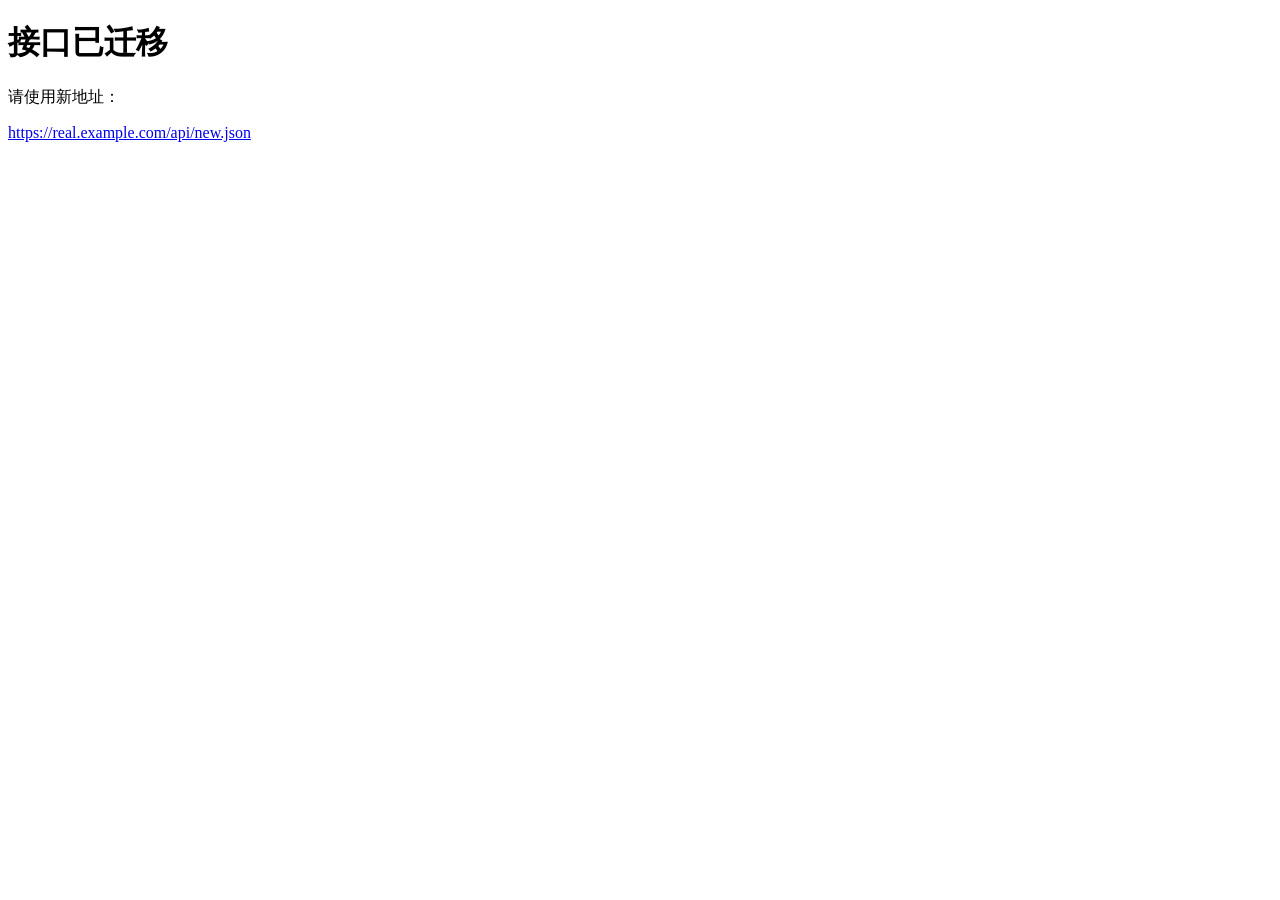
<file: packages/domain/test/fixtures/landing_page.html>
<!DOCTYPE html>
<html lang="zh-CN">
<head>
  <meta charset="UTF-8">
  <title>入口型接口落地页</title>
</head>
<body>
  <h1>接口已迁移</h1>
  <p>请使用新地址：</p>
  <a href="https://real.example.com/api/new.json">https://real.example.com/api/new.json</a>
  <script>document.title = "tvbox"</script>
</body>
</html>
</file>
